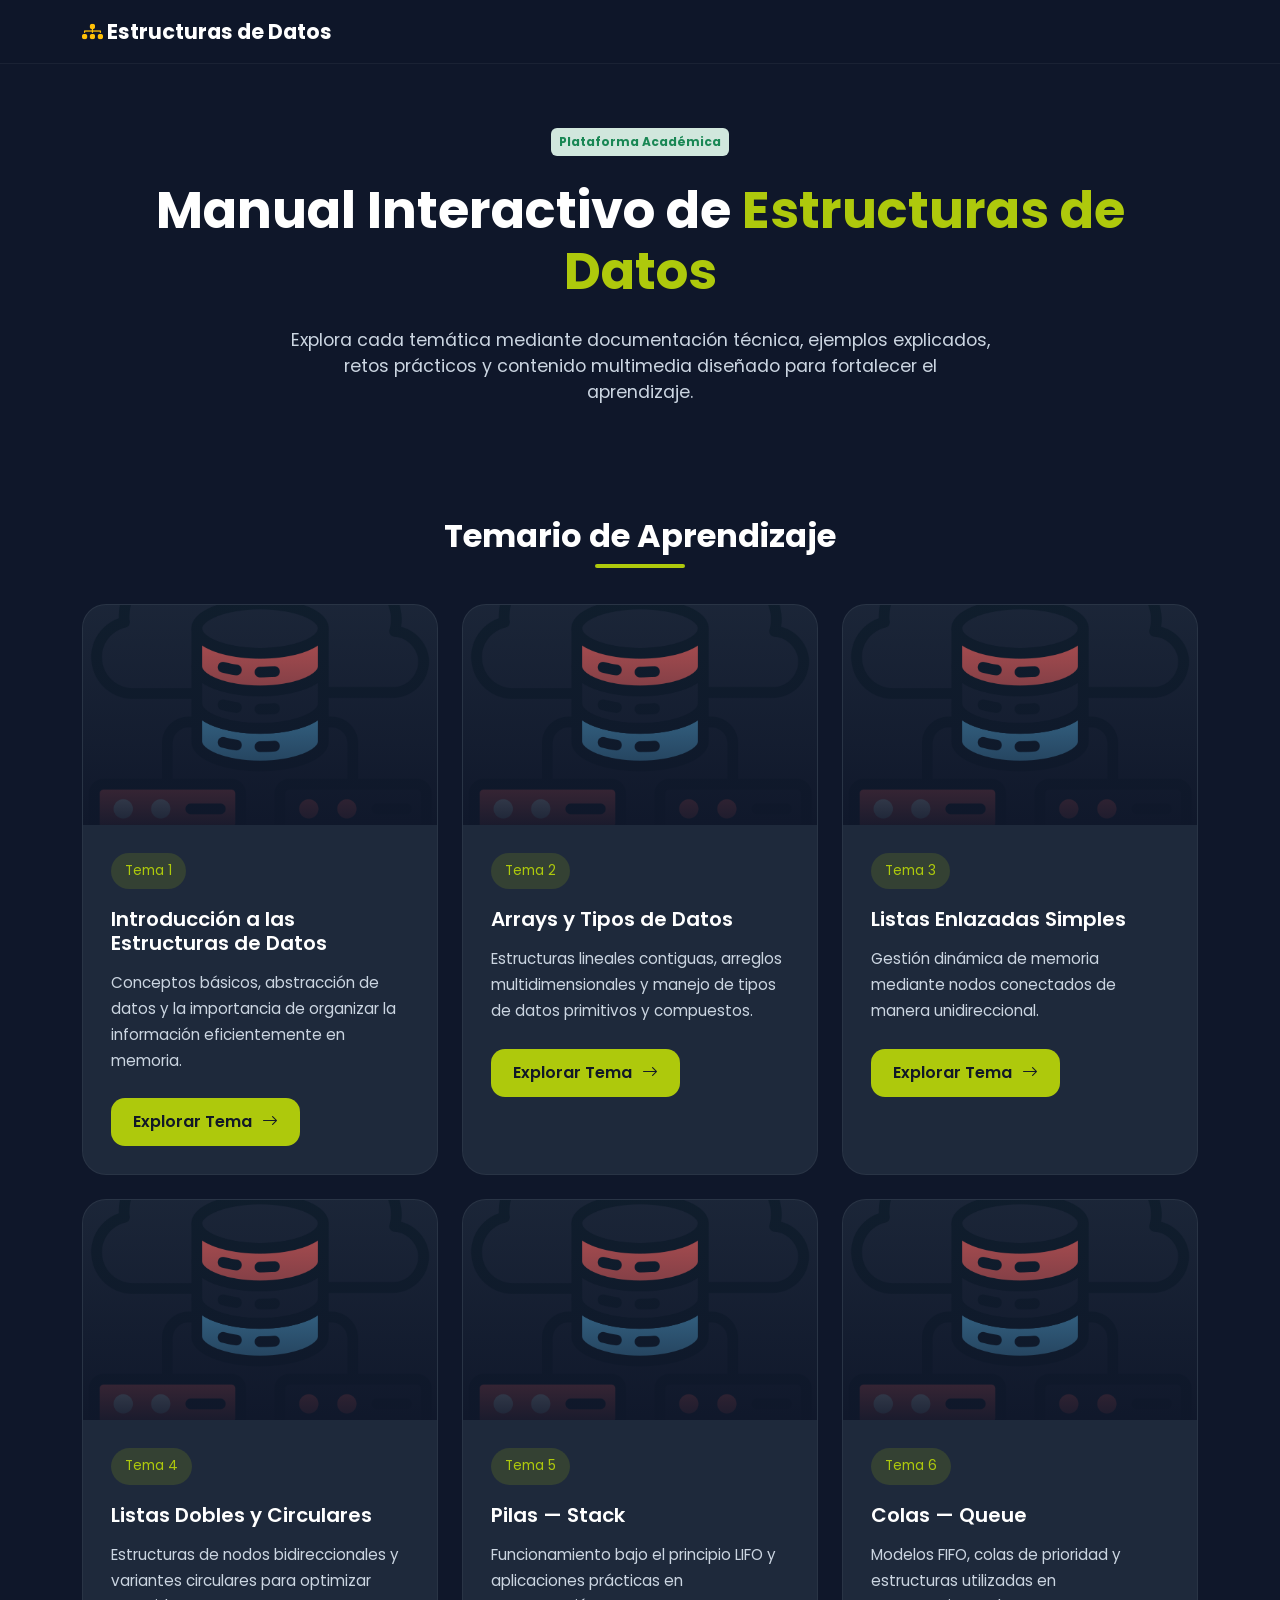
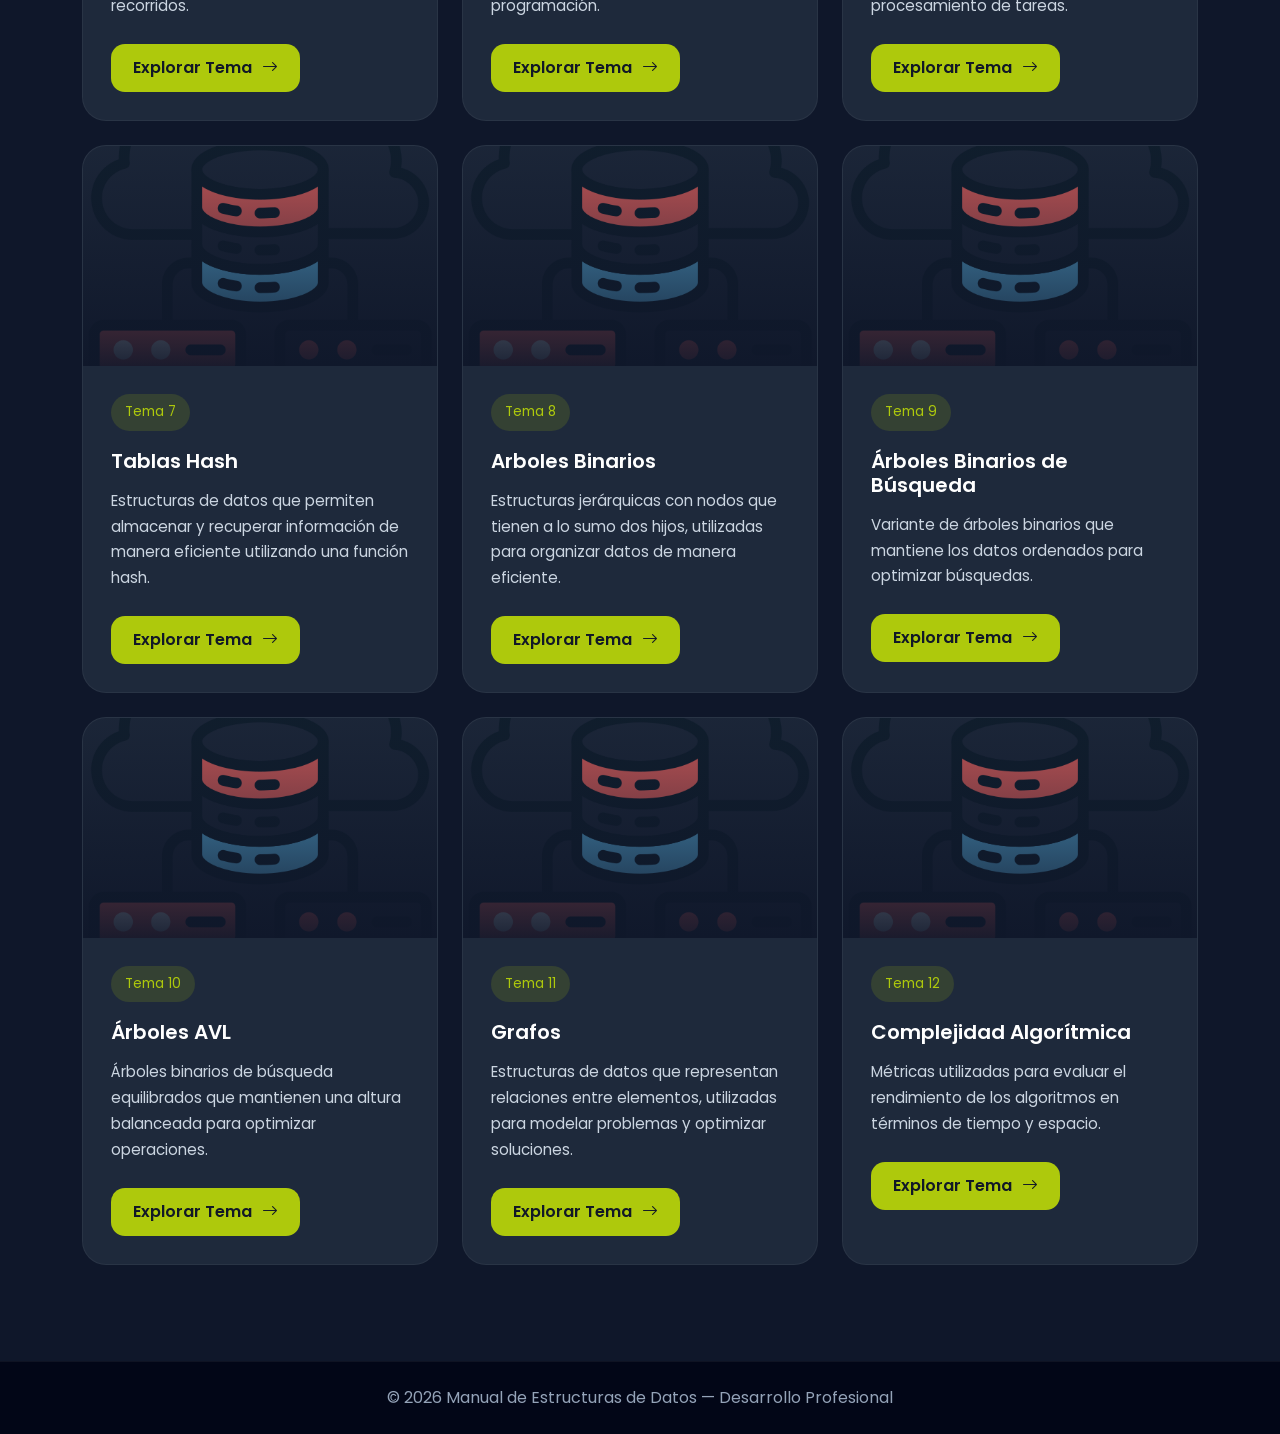
<file: parte-2-manual-estructura-datos/index.html>
<!DOCTYPE html>
<html lang="es">

<head>
    <meta charset="UTF-8">
    <meta name="viewport" content="width=device-width, initial-scale=1.0">
    <title>Manual de Estructuras de Datos</title>

    <link href="https://cdn.jsdelivr.net/npm/bootstrap@5.3.3/dist/css/bootstrap.min.css" rel="stylesheet">

    <link rel="stylesheet"
        href="https://cdn.jsdelivr.net/npm/bootstrap-icons@1.11.3/font/bootstrap-icons.min.css">

    <link rel="preconnect" href="https://fonts.googleapis.com">

    <link href="https://fonts.googleapis.com/css2?family=Poppins:wght@300;400;500;600;700&display=swap"
        rel="stylesheet">

    <link rel="stylesheet" href="css/style.css">
</head>

<body>

    <header class="navbar-custom sticky-top py-3">
        <div class="container d-flex justify-content-between align-items-center">

            <div class="logo-text">
                <i class="bi bi-diagram-3-fill text-warning"></i>
                Estructuras de Datos
            </div>

        </div>
    </header>

    <section class="hero-section text-center">
        <div class="container">

            <span class="badge bg-success-subtle text-success p-2 mb-4">
                Plataforma Académica
            </span>

            <h1 class="hero-title">
                Manual Interactivo de
                <span>Estructuras de Datos</span>
            </h1>

            <p class="hero-text mt-4">
                Explora cada temática mediante documentación técnica, ejemplos explicados,
                retos prácticos y contenido multimedia diseñado para fortalecer el aprendizaje.
            </p>

        </div>
    </section>

    <main class="container py-5">

        <div class="text-center mb-5">
            <h2 class="section-title">
                Temario de Aprendizaje
            </h2>
        </div>

        <div class="row g-4">

            <div class="col-md-6 col-xl-4">
                <div class="card-theme">

                    <div class="card-image">
                        <div class="card-overlay"></div>
                        <img src="assets/img.png" alt="">
                    </div>

                    <div class="card-body-custom">

                        <span class="badge-theme">
                            Tema 1
                        </span>

                        <h3 class="card-title-custom">
                            Introducción a las Estructuras de Datos
                        </h3>

                        <p class="card-text-custom">
                            Conceptos básicos, abstracción de datos y la importancia de organizar
                            la información eficientemente en memoria.
                        </p>

                        <a href="temas/01-introduccion.html" class="btn-custom" target="_blank"> 
                            Explorar Tema
                            <i class="bi bi-arrow-right"></i>
                        </a>

                    </div>
                </div>
            </div>

            <div class="col-md-6 col-xl-4">
                <div class="card-theme">

                    <div class="card-image">
                        <div class="card-overlay"></div>
                        <img src="assets/img.png" alt="">
                    </div>

                    <div class="card-body-custom">

                        <span class="badge-theme">
                            Tema 2
                        </span>

                        <h3 class="card-title-custom">
                            Arrays y Tipos de Datos
                        </h3>

                        <p class="card-text-custom">
                            Estructuras lineales contiguas, arreglos multidimensionales y manejo
                            de tipos de datos primitivos y compuestos.
                        </p>

                        <a href="temas/02-arrays.html" class="btn-custom" target="_blank">
                            Explorar Tema
                            <i class="bi bi-arrow-right"></i>
                        </a>

                    </div>
                </div>
            </div>

            <div class="col-md-6 col-xl-4">
                <div class="card-theme">

                    <div class="card-image">
                        <div class="card-overlay"></div>
                        <img src="assets/img.png" alt="">
                    </div>

                    <div class="card-body-custom">

                        <span class="badge-theme">
                            Tema 3
                        </span>

                        <h3 class="card-title-custom">
                            Listas Enlazadas Simples
                        </h3>

                        <p class="card-text-custom">
                            Gestión dinámica de memoria mediante nodos conectados de manera
                            unidireccional.
                        </p>

                        <a href="temas/03-listas-simples.html" class="btn-custom" target="_blank">
                            Explorar Tema
                            <i class="bi bi-arrow-right"></i>
                        </a>

                    </div>
                </div>
            </div>

            <div class="col-md-6 col-xl-4">
                <div class="card-theme">

                    <div class="card-image">
                        <div class="card-overlay"></div>
                        <img src="assets/img.png" alt="">
                    </div>

                    <div class="card-body-custom">

                        <span class="badge-theme">
                            Tema 4
                        </span>

                        <h3 class="card-title-custom">
                            Listas Dobles y Circulares
                        </h3>

                        <p class="card-text-custom">
                            Estructuras de nodos bidireccionales y variantes circulares para
                            optimizar recorridos.
                        </p>

                        <a href="temas/04-listas-dobles-circulares.html" class="btn-custom" target="_blank">
                            Explorar Tema
                            <i class="bi bi-arrow-right"></i>
                        </a>

                    </div>
                </div>
            </div>

            <div class="col-md-6 col-xl-4">
                <div class="card-theme">

                    <div class="card-image">
                        <div class="card-overlay"></div>
                        <img src="assets/img.png" alt="">
                    </div>

                    <div class="card-body-custom">

                        <span class="badge-theme">
                            Tema 5
                        </span>

                        <h3 class="card-title-custom">
                            Pilas — Stack
                        </h3>

                        <p class="card-text-custom">
                            Funcionamiento bajo el principio LIFO y aplicaciones prácticas
                            en programación.
                        </p>

                        <a href="temas/05-pilas.html" class="btn-custom" target="_blank">
                            Explorar Tema
                            <i class="bi bi-arrow-right"></i>
                        </a>

                    </div>
                </div>
            </div>

            <div class="col-md-6 col-xl-4">
                <div class="card-theme">

                    <div class="card-image">
                        <div class="card-overlay"></div>
                        <img src="assets/img.png" alt="">
                    </div>

                    <div class="card-body-custom">

                        <span class="badge-theme">
                            Tema 6
                        </span>

                        <h3 class="card-title-custom">
                            Colas — Queue
                        </h3>

                        <p class="card-text-custom">
                            Modelos FIFO, colas de prioridad y estructuras utilizadas
                            en procesamiento de tareas.
                        </p>

                        <a href="temas/06-colas.html" class="btn-custom" target="_blank">
                            Explorar Tema
                            <i class="bi bi-arrow-right"></i>
                        </a>

                    
                </div>
            </div>

            

        </div>

          <div class="col-md-6 col-xl-4">
                <div class="card-theme">

                    <div class="card-image">
                        <div class="card-overlay"></div>
                        <img src="assets/img.png" alt="">
                    </div>

                    <div class="card-body-custom">

                        <span class="badge-theme">
                            Tema 7
                        </span>

                        <h3 class="card-title-custom">
                            Tablas Hash
                        </h3>

                        <p class="card-text-custom">
                            Estructuras de datos que permiten almacenar y recuperar información de manera eficiente utilizando una función hash.
                        </p>

                        <a href="temas/07-tablas-hash.html" class="btn-custom" target="_blank">
                            Explorar Tema
                            <i class="bi bi-arrow-right"></i>
                        </a>

                    </div>
            </div>

            

        </div>

         <div class="col-md-6 col-xl-4">
                <div class="card-theme">

                    <div class="card-image">
                        <div class="card-overlay"></div>
                        <img src="assets/img.png" alt="">
                    </div>

                   <div class="card-body-custom">

                        <span class="badge-theme">
                            Tema 8
                        </span>

                        <h3 class="card-title-custom">
                            Arboles Binarios
                        </h3>

                        <p class="card-text-custom">
                            Estructuras jerárquicas con nodos que tienen a lo sumo dos hijos, utilizadas para organizar datos de manera eficiente.
                        </p>

                        <a href="temas/08-arboles-binarios.html" class="btn-custom" target="_blank">
                            Explorar Tema
                            <i class="bi bi-arrow-right"></i>
                        </a>

                    </div>
            </div>

            

        </div>

          <div class="col-md-6 col-xl-4">
                <div class="card-theme">

                    <div class="card-image">
                        <div class="card-overlay"></div>
                        <img src="assets/img.png" alt="">
                    </div>

                   <div class="card-body-custom">

                        <span class="badge-theme">
                            Tema 9
                        </span>

                        <h3 class="card-title-custom">
                            Árboles Binarios de Búsqueda
                        </h3>

                        <p class="card-text-custom">
                            Variante de árboles binarios que mantiene los datos ordenados para
                            optimizar búsquedas.
                        </p>

                        <a href="temas/09-bst.html" class="btn-custom" target="_blank">
                            Explorar Tema
                            <i class="bi bi-arrow-right"></i>
                        </a>

                    </div>
            </div>

            

        </div>

          <div class="col-md-6 col-xl-4">
                <div class="card-theme">

                    <div class="card-image">
                        <div class="card-overlay"></div>
                        <img src="assets/img.png" alt="">
                    </div>

                  <div class="card-body-custom">

                        <span class="badge-theme">
                            Tema 10
                        </span>

                        <h3 class="card-title-custom">
                            Árboles AVL
                        </h3>

                        <p class="card-text-custom">
                            Árboles binarios de búsqueda equilibrados que mantienen una altura balanceada para optimizar operaciones.
                        </p>

                        <a href="temas/10-avl.html" class="btn-custom" target="_blank">
                            Explorar Tema
                            <i class="bi bi-arrow-right"></i>
                        </a>

                    </div>
            </div>

            

        </div>

          <div class="col-md-6 col-xl-4">
                <div class="card-theme">

                    <div class="card-image">
                        <div class="card-overlay"></div>
                        <img src="assets/img.png" alt="">
                    </div>

                   <div class="card-body-custom">

                        <span class="badge-theme">
                            Tema 11
                        </span>

                        <h3 class="card-title-custom">
                                Grafos
                        </h3>

                        <p class="card-text-custom">
                            Estructuras de datos que representan relaciones entre elementos, utilizadas para modelar problemas y optimizar soluciones.
                        </p>

                        <a href="temas/11-grafos.html" class="btn-custom" target="_blank">
                            Explorar Tema
                            <i class="bi bi-arrow-right"></i>
                        </a>

                    </div>
            </div>

            

        </div>

          <div class="col-md-6 col-xl-4">
                <div class="card-theme">

                    <div class="card-image">
                        <div class="card-overlay"></div>
                        <img src="assets/img.png" alt="">
                    </div>

                    <div class="card-body-custom">

                        <span class="badge-theme">
                            Tema 12
                        </span>

                        <h3 class="card-title-custom">
                            Complejidad Algorítmica
                        </h3>

                        <p class="card-text-custom">
                            Métricas utilizadas para evaluar el rendimiento de los algoritmos en términos de tiempo y espacio.
                        </p>

                        <a href="temas/12-complejidad.html" class="btn-custom" target="_blank">
                            Explorar Tema
                            <i class="bi bi-arrow-right"></i>
                        </a>

                    </div>
            </div>

            
    </main>

    <footer class="text-center py-4 mt-5">
        <div class="container">
            <p class="m-0">
                © 2026 Manual de Estructuras de Datos — Desarrollo Profesional
            </p>
        </div>
    </footer>

    <script src="https://cdn.jsdelivr.net/npm/bootstrap@5.3.3/dist/js/bootstrap.bundle.min.js"></script>

</body>

</html>
</file>
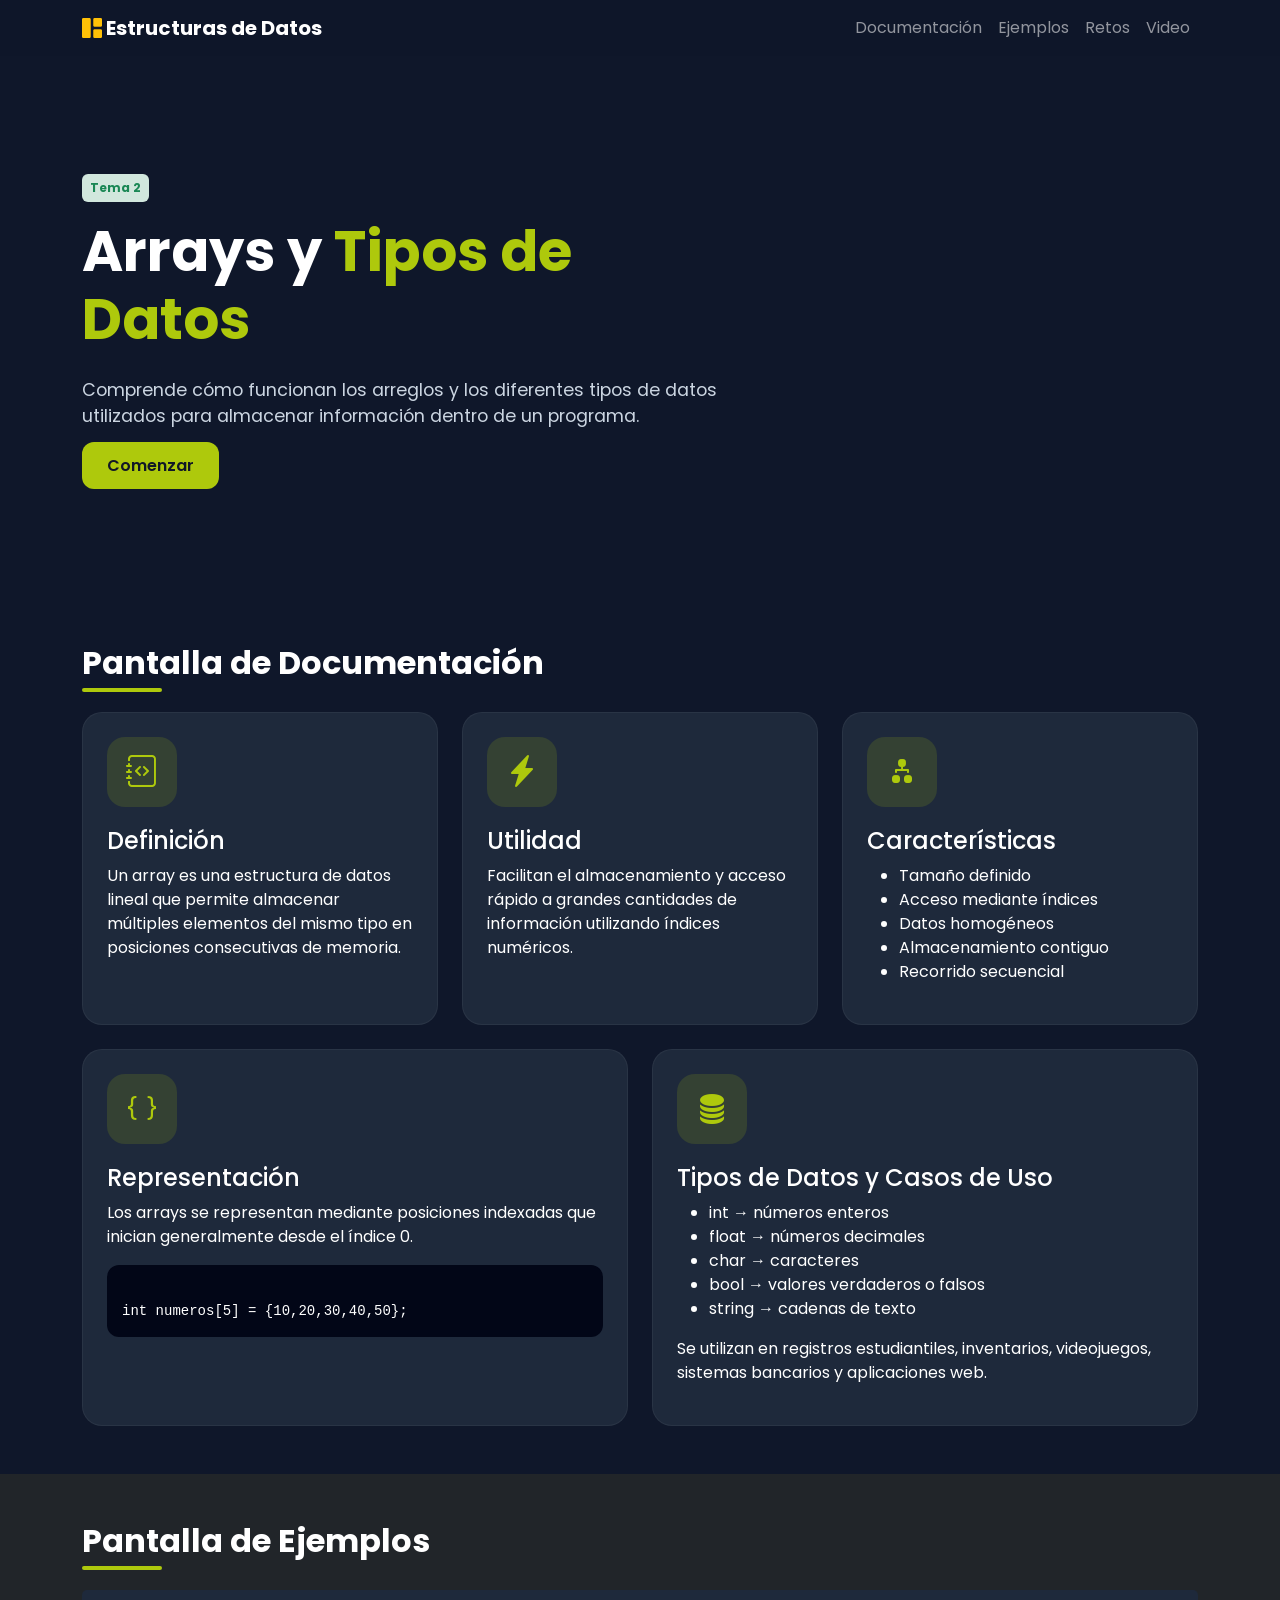
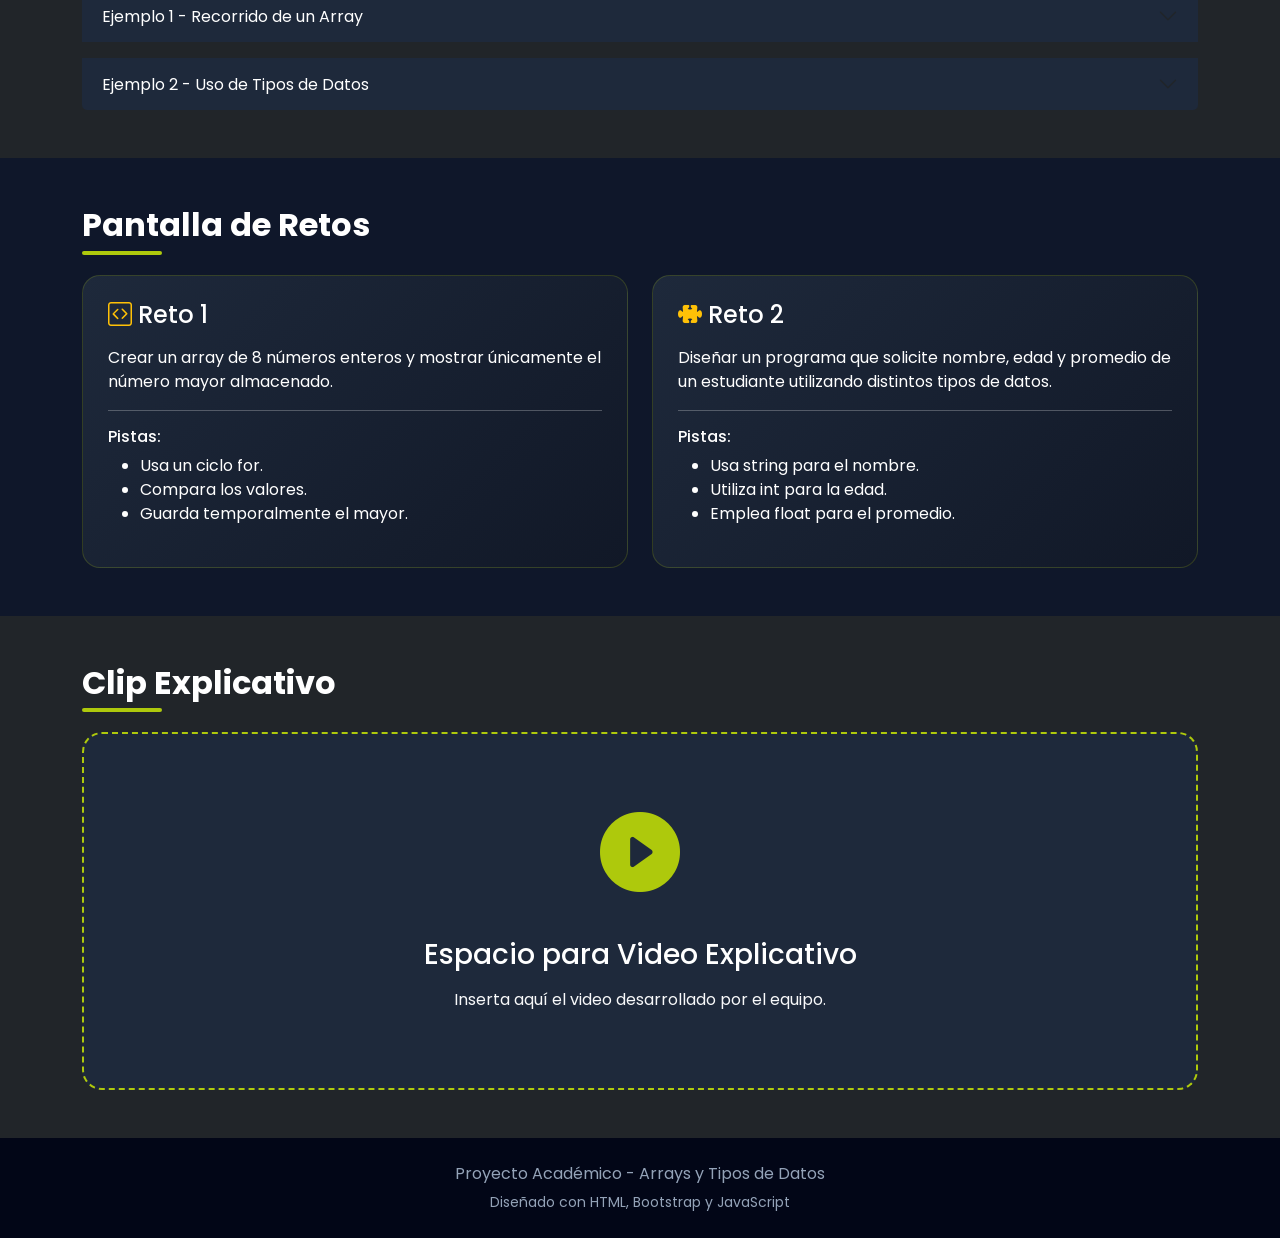
<file: parte-2-manual-estructura-datos/temas/02-arrays.html>
<!DOCTYPE html>
<html lang="es">

<head>
    <meta charset="UTF-8">
    <meta name="viewport" content="width=device-width, initial-scale=1.0">
    <title>Arrays y Tipos de Datos</title>

    <link href="https://cdn.jsdelivr.net/npm/bootstrap@5.3.3/dist/css/bootstrap.min.css" rel="stylesheet">

    <link rel="stylesheet"
        href="https://cdn.jsdelivr.net/npm/bootstrap-icons@1.11.3/font/bootstrap-icons.min.css">

    <link rel="preconnect" href="https://fonts.googleapis.com">

    <link href="https://fonts.googleapis.com/css2?family=Poppins:wght@300;400;500;600;700&display=swap"
        rel="stylesheet">

    <style>
        * {
            font-family: 'Poppins', sans-serif;
        }

        body {
            background: #0f172a;
            color: white;
            overflow-x: hidden;
        }

        .navbar {
            background: rgba(15, 23, 42, 0.95);
            backdrop-filter: blur(10px);
        }

        .hero {
            min-height: 60vh;
            display: flex;
            align-items: center;
            background:
                linear-gradient(rgba(15, 23, 42, 0.9),
                    rgba(15, 23, 42, 0.95)),
                url('https://images.unsplash.com/photo-1516116216624-53e697fedbea?q=80&w=1600&auto=format&fit=crop');
            background-size: cover;
            background-position: center;
        }

        .hero-title {
            font-size: 3.5rem;
            font-weight: 700;
        }

        .hero-text {
            color: #cbd5e1;
            font-size: 1.1rem;
        }

        .btn-custom {
            background: #aec90c;
            border: none;
            color: #111827;
            font-weight: 600;
            padding: 12px 25px;
            border-radius: 12px;
            transition: 0.3s;
            text-decoration: none;
        }

        .btn-custom:hover {
            background: #d2ef1c;
            transform: translateY(-2px);
            color: #111827;
        }

        .section-title {
            font-size: 2rem;
            font-weight: 700;
            margin-bottom: 30px;
            position: relative;
        }

        .section-title::after {
            content: "";
            width: 80px;
            height: 4px;
            background: #aec90c;
            position: absolute;
            bottom: -10px;
            left: 0;
            border-radius: 50px;
        }

        .card-custom {
            background: #1e293b;
            border: 1px solid rgba(255, 255, 255, 0.05);
            border-radius: 20px;
            transition: 0.3s;
            height: 100%;
        }

        .card-custom:hover {
            transform: translateY(-6px);
            border-color: #aec90c;
        }

        .icon-box {
            width: 70px;
            height: 70px;
            background: rgba(174, 201, 12, 0.15);
            border-radius: 18px;
            display: flex;
            align-items: center;
            justify-content: center;
            margin-bottom: 20px;
        }

        .icon-box i {
            font-size: 2rem;
            color: #aec90c;
        }

        .accordion-button {
            background: #1e293b;
            color: white;
        }

        .accordion-button:not(.collapsed) {
            background: #aec90c;
            color: #111827;
        }

        .accordion-body {
            background: #0f172a;
            color: #e2e8f0;
        }

        .example-step {
            border-left: 4px solid #aec90c;
            padding-left: 15px;
            margin-bottom: 20px;
        }

        .challenge-box {
            background: linear-gradient(135deg, #1e293b, #111827);
            border-radius: 18px;
            padding: 25px;
            height: 100%;
            border: 1px solid rgba(174, 201, 12, 0.2);
        }

        .video-container {
            background: #1e293b;
            border: 2px dashed #aec90c;
            border-radius: 20px;
            padding: 60px 20px;
            text-align: center;
        }

        pre {
            background: #020617;
            padding: 15px;
            border-radius: 12px;
            overflow-x: auto;
        }

        footer {
            background: #020617;
            color: #94a3b8;
        }

        html {
            scroll-behavior: smooth;
        }
    </style>
</head>

<body>

    <nav class="navbar navbar-expand-lg navbar-dark sticky-top">
        <div class="container">

            <a class="navbar-brand fw-bold" href="../index.html">
                <i class="bi bi-grid-1x2-fill text-warning"></i>
                Estructuras de Datos
            </a>

            <button class="navbar-toggler" type="button" data-bs-toggle="collapse"
                data-bs-target="#menu">

                <span class="navbar-toggler-icon"></span>

            </button>

            <div class="collapse navbar-collapse" id="menu">

                <ul class="navbar-nav ms-auto">

                    <li class="nav-item">
                        <a class="nav-link" href="#documentacion">
                            Documentación
                        </a>
                    </li>

                    <li class="nav-item">
                        <a class="nav-link" href="#ejemplos">
                            Ejemplos
                        </a>
                    </li>

                    <li class="nav-item">
                        <a class="nav-link" href="#retos">
                            Retos
                        </a>
                    </li>

                    <li class="nav-item">
                        <a class="nav-link" href="#video">
                            Video
                        </a>
                    </li>

                </ul>

            </div>

        </div>
    </nav>

    <section class="hero">

        <div class="container">

            <div class="row align-items-center">

                <div class="col-lg-7">

                    <span class="badge bg-success-subtle text-success mb-3 p-2">
                        Tema 2
                    </span>

                    <h1 class="hero-title">
                        Arrays y
                        <span style="color:#aec90c;">
                            Tipos de Datos
                        </span>
                    </h1>

                    <p class="hero-text mt-4">
                        Comprende cómo funcionan los arreglos y los diferentes tipos
                        de datos utilizados para almacenar información dentro de un programa.
                    </p>

                    <div class="mt-4">

                        <a href="#documentacion" class="btn-custom">
                            Comenzar
                        </a>

                    </div>

                </div>

            </div>

        </div>

    </section>

    <section id="documentacion" class="py-5">

        <div class="container">

            <h2 class="section-title">
                Pantalla de Documentación
            </h2>

            <div class="row g-4">

                <div class="col-md-6 col-lg-4">

                    <div class="card-custom p-4">

                        <div class="icon-box">
                            <i class="bi bi-journal-code"></i>
                        </div>

                        <h4>Definición</h4>

                        <p>
                            Un array es una estructura de datos lineal que permite almacenar
                            múltiples elementos del mismo tipo en posiciones consecutivas de memoria.
                        </p>

                    </div>

                </div>

                <div class="col-md-6 col-lg-4">

                    <div class="card-custom p-4">

                        <div class="icon-box">
                            <i class="bi bi-lightning-charge-fill"></i>
                        </div>

                        <h4>Utilidad</h4>

                        <p>
                            Facilitan el almacenamiento y acceso rápido a grandes cantidades
                            de información utilizando índices numéricos.
                        </p>

                    </div>

                </div>

                <div class="col-md-6 col-lg-4">

                    <div class="card-custom p-4">

                        <div class="icon-box">
                            <i class="bi bi-diagram-2-fill"></i>
                        </div>

                        <h4>Características</h4>

                        <ul>
                            <li>Tamaño definido</li>
                            <li>Acceso mediante índices</li>
                            <li>Datos homogéneos</li>
                            <li>Almacenamiento contiguo</li>
                            <li>Recorrido secuencial</li>
                        </ul>

                    </div>

                </div>

                <div class="col-md-6">

                    <div class="card-custom p-4">

                        <div class="icon-box">
                            <i class="bi bi-braces"></i>
                        </div>

                        <h4>Representación</h4>

                        <p>
                            Los arrays se representan mediante posiciones indexadas que
                            inician generalmente desde el índice 0.
                        </p>

<pre><code>
int numeros[5] = {10,20,30,40,50};
</code></pre>

                    </div>

                </div>

                <div class="col-md-6">

                    <div class="card-custom p-4">

                        <div class="icon-box">
                            <i class="bi bi-database-fill"></i>
                        </div>

                        <h4>Tipos de Datos y Casos de Uso</h4>

                        <ul>
                            <li>int → números enteros</li>
                            <li>float → números decimales</li>
                            <li>char → caracteres</li>
                            <li>bool → valores verdaderos o falsos</li>
                            <li>string → cadenas de texto</li>
                        </ul>

                        <p class="mt-3">
                            Se utilizan en registros estudiantiles, inventarios,
                            videojuegos, sistemas bancarios y aplicaciones web.
                        </p>

                    </div>

                </div>

            </div>

        </div>

    </section>

    <section id="ejemplos" class="py-5 bg-dark">

        <div class="container">

            <h2 class="section-title">
                Pantalla de Ejemplos
            </h2>

            <div class="accordion" id="accordionExample">

                <div class="accordion-item bg-dark border-0 mb-3">

                    <h2 class="accordion-header">

                        <button class="accordion-button collapsed"
                            type="button"
                            data-bs-toggle="collapse"
                            data-bs-target="#ejemplo1">

                            Ejemplo 1 - Recorrido de un Array

                        </button>

                    </h2>

                    <div id="ejemplo1"
                        class="accordion-collapse collapse"
                        data-bs-parent="#accordionExample">

                        <div class="accordion-body">

                            <div class="example-step">

                                <h6>Paso 1</h6>

                                <p>
                                    Crear un arreglo de 5 números.
                                </p>

<pre><code>
int numeros[5] = {2,4,6,8,10};
</code></pre>

                            </div>

                            <div class="example-step">

                                <h6>Paso 2</h6>

                                <p>
                                    Utilizar un ciclo for para recorrer el arreglo.
                                </p>

<pre><code>
for(int i = 0; i < 5; i++){
   cout << numeros[i];
}
</code></pre>

                            </div>

                            <div class="example-step">

                                <h6>Paso 3</h6>

                                <p>
                                    El programa imprimirá todos los elementos almacenados.
                                </p>

                            </div>

                        </div>

                    </div>

                </div>

                <div class="accordion-item bg-dark border-0">

                    <h2 class="accordion-header">

                        <button class="accordion-button collapsed"
                            type="button"
                            data-bs-toggle="collapse"
                            data-bs-target="#ejemplo2">

                            Ejemplo 2 - Uso de Tipos de Datos

                        </button>

                    </h2>

                    <div id="ejemplo2"
                        class="accordion-collapse collapse"
                        data-bs-parent="#accordionExample">

                        <div class="accordion-body">

                            <div class="example-step">

                                <h6>Paso 1</h6>

                                <p>
                                    Declarar diferentes tipos de variables.
                                </p>

<pre><code>
int edad = 20;
float altura = 1.75;
char inicial = 'N';
bool activo = true;
</code></pre>

                            </div>

                            <div class="example-step">

                                <h6>Paso 2</h6>

                                <p>
                                    Cada tipo de dato almacena información específica.
                                </p>

                            </div>

                            <div class="example-step">

                                <h6>Paso 3</h6>

                                <p>
                                    El sistema utilizará diferentes espacios de memoria
                                    según el tipo de dato.
                                </p>

                            </div>

                        </div>

                    </div>

                </div>

            </div>

        </div>

    </section>

    <section id="retos" class="py-5">

        <div class="container">

            <h2 class="section-title">
                Pantalla de Retos
            </h2>

            <div class="row g-4">

                <div class="col-lg-6">

                    <div class="challenge-box">

                        <h4>
                            <i class="bi bi-code-square text-warning"></i>
                            Reto 1
                        </h4>

                        <p class="mt-3">
                            Crear un array de 8 números enteros y mostrar
                            únicamente el número mayor almacenado.
                        </p>

                        <hr>

                        <h6>Pistas:</h6>

                        <ul>
                            <li>Usa un ciclo for.</li>
                            <li>Compara los valores.</li>
                            <li>Guarda temporalmente el mayor.</li>
                        </ul>

                    </div>

                </div>

                <div class="col-lg-6">

                    <div class="challenge-box">

                        <h4>
                            <i class="bi bi-puzzle-fill text-warning"></i>
                            Reto 2
                        </h4>

                        <p class="mt-3">
                            Diseñar un programa que solicite nombre, edad y promedio
                            de un estudiante utilizando distintos tipos de datos.
                        </p>

                        <hr>

                        <h6>Pistas:</h6>

                        <ul>
                            <li>Usa string para el nombre.</li>
                            <li>Utiliza int para la edad.</li>
                            <li>Emplea float para el promedio.</li>
                        </ul>

                    </div>

                </div>

            </div>

        </div>

    </section>

    <section id="video" class="py-5 bg-dark">

        <div class="container">

            <h2 class="section-title">
                Clip Explicativo
            </h2>

            <div class="video-container">

                <i class="bi bi-play-circle-fill"
                    style="font-size: 5rem; color:#aec90c;"></i>

                <h3 class="mt-4">
                    Espacio para Video Explicativo
                </h3>

                <p class="text-light mt-3">
                    Inserta aquí el video desarrollado por el equipo.
                </p>

            </div>

        </div>

    </section>

    <footer class="py-4">

        <div class="container text-center">

            <p class="mb-1">
                Proyecto Académico - Arrays y Tipos de Datos
            </p>

            <small>
                Diseñado con HTML, Bootstrap y JavaScript
            </small>

        </div>

    </footer>

    <script src="https://cdn.jsdelivr.net/npm/bootstrap@5.3.3/dist/js/bootstrap.bundle.min.js"></script>

</body>

</html>
</file>
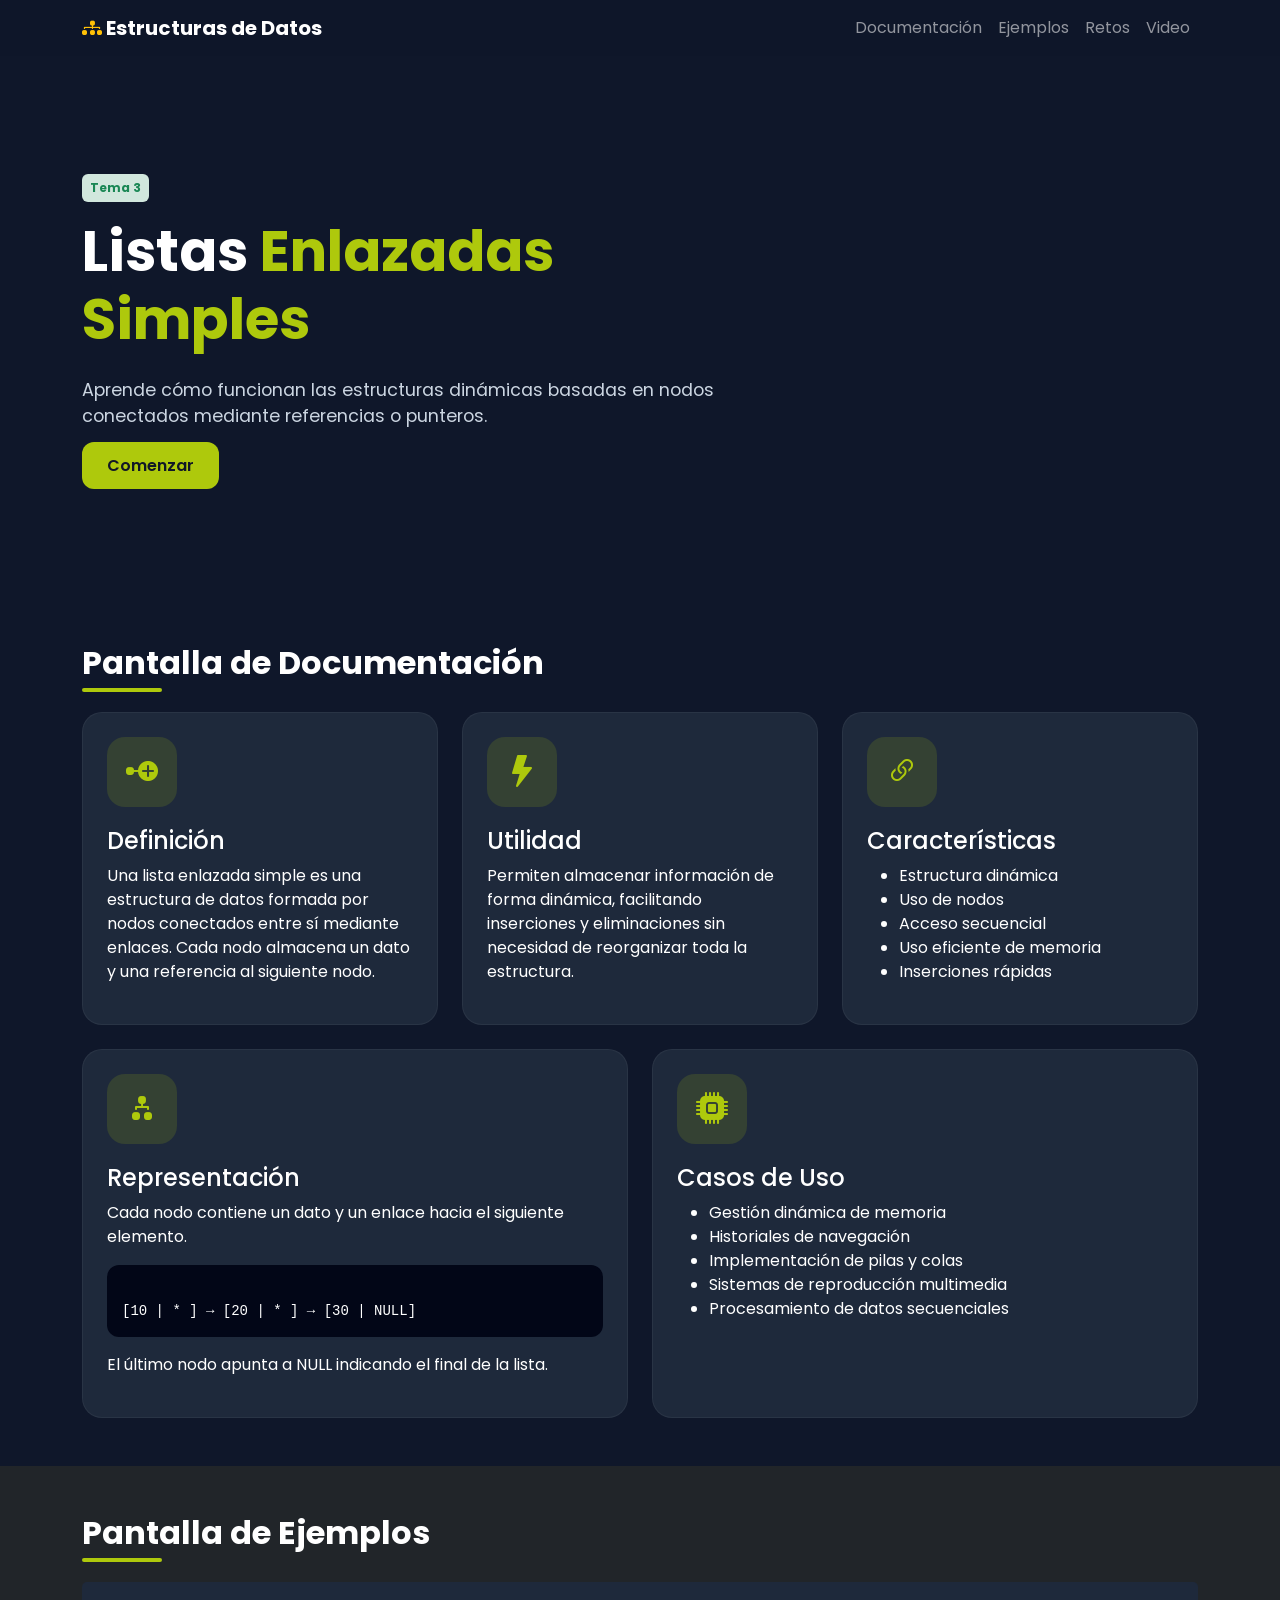
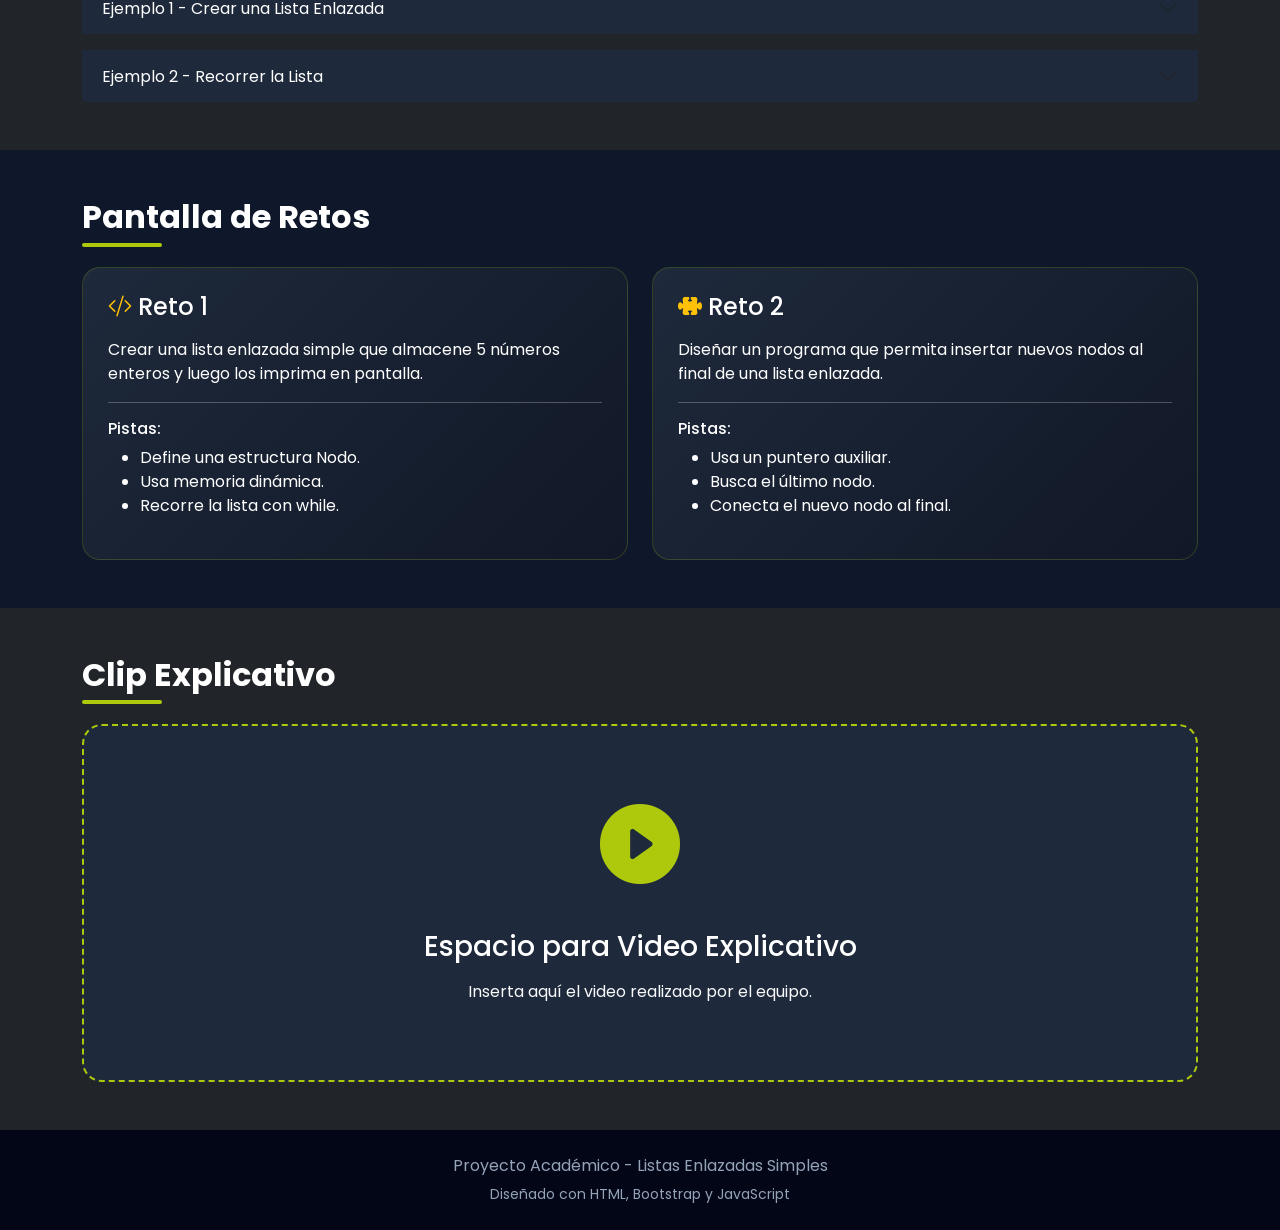
<file: parte-2-manual-estructura-datos/temas/03-listas-simples.html>
<!DOCTYPE html>
<html lang="es">

<head>
    <meta charset="UTF-8">
    <meta name="viewport" content="width=device-width, initial-scale=1.0">
    <title>Listas Enlazadas Simples</title>

    <link href="https://cdn.jsdelivr.net/npm/bootstrap@5.3.3/dist/css/bootstrap.min.css" rel="stylesheet">

    <link rel="stylesheet"
        href="https://cdn.jsdelivr.net/npm/bootstrap-icons@1.11.3/font/bootstrap-icons.min.css">

    <link rel="preconnect" href="https://fonts.googleapis.com">

    <link href="https://fonts.googleapis.com/css2?family=Poppins:wght@300;400;500;600;700&display=swap"
        rel="stylesheet">

    <style>
        * {
            font-family: 'Poppins', sans-serif;
        }

        body {
            background: #0f172a;
            color: white;
            overflow-x: hidden;
        }

        .navbar {
            background: rgba(15, 23, 42, 0.95);
            backdrop-filter: blur(10px);
        }

        .hero {
            min-height: 60vh;
            display: flex;
            align-items: center;
            background:
                linear-gradient(rgba(15, 23, 42, 0.9),
                    rgba(15, 23, 42, 0.95)),
                url('https://images.unsplash.com/photo-1516321318423-f06f85e504b3?q=80&w=1600&auto=format&fit=crop');
            background-size: cover;
            background-position: center;
        }

        .hero-title {
            font-size: 3.5rem;
            font-weight: 700;
        }

        .hero-text {
            color: #cbd5e1;
            font-size: 1.1rem;
        }

        .btn-custom {
            background: #aec90c;
            border: none;
            color: #111827;
            font-weight: 600;
            padding: 12px 25px;
            border-radius: 12px;
            transition: 0.3s;
            text-decoration: none;
        }

        .btn-custom:hover {
            background: #d2ef1c;
            transform: translateY(-2px);
            color: #111827;
        }

        .section-title {
            font-size: 2rem;
            font-weight: 700;
            margin-bottom: 30px;
            position: relative;
        }

        .section-title::after {
            content: "";
            width: 80px;
            height: 4px;
            background: #aec90c;
            position: absolute;
            bottom: -10px;
            left: 0;
            border-radius: 50px;
        }

        .card-custom {
            background: #1e293b;
            border: 1px solid rgba(255, 255, 255, 0.05);
            border-radius: 20px;
            transition: 0.3s;
            height: 100%;
        }

        .card-custom:hover {
            transform: translateY(-6px);
            border-color: #aec90c;
        }

        .icon-box {
            width: 70px;
            height: 70px;
            background: rgba(174, 201, 12, 0.15);
            border-radius: 18px;
            display: flex;
            align-items: center;
            justify-content: center;
            margin-bottom: 20px;
        }

        .icon-box i {
            font-size: 2rem;
            color: #aec90c;
        }

        .accordion-button {
            background: #1e293b;
            color: white;
        }

        .accordion-button:not(.collapsed) {
            background: #aec90c;
            color: #111827;
        }

        .accordion-body {
            background: #0f172a;
            color: #e2e8f0;
        }

        .example-step {
            border-left: 4px solid #aec90c;
            padding-left: 15px;
            margin-bottom: 20px;
        }

        .challenge-box {
            background: linear-gradient(135deg, #1e293b, #111827);
            border-radius: 18px;
            padding: 25px;
            height: 100%;
            border: 1px solid rgba(174, 201, 12, 0.2);
        }

        .video-container {
            background: #1e293b;
            border: 2px dashed #aec90c;
            border-radius: 20px;
            padding: 60px 20px;
            text-align: center;
        }

        pre {
            background: #020617;
            padding: 15px;
            border-radius: 12px;
            overflow-x: auto;
        }

        footer {
            background: #020617;
            color: #94a3b8;
        }

        html {
            scroll-behavior: smooth;
        }
    </style>
</head>

<body>

    <nav class="navbar navbar-expand-lg navbar-dark sticky-top">

        <div class="container">

            <a class="navbar-brand fw-bold" href="../index.html">
                <i class="bi bi-diagram-3-fill text-warning"></i>
                Estructuras de Datos
            </a>

            <button class="navbar-toggler"
                type="button"
                data-bs-toggle="collapse"
                data-bs-target="#menu">

                <span class="navbar-toggler-icon"></span>

            </button>

            <div class="collapse navbar-collapse" id="menu">

                <ul class="navbar-nav ms-auto">

                    <li class="nav-item">
                        <a class="nav-link" href="#documentacion">
                            Documentación
                        </a>
                    </li>

                    <li class="nav-item">
                        <a class="nav-link" href="#ejemplos">
                            Ejemplos
                        </a>
                    </li>

                    <li class="nav-item">
                        <a class="nav-link" href="#retos">
                            Retos
                        </a>
                    </li>

                    <li class="nav-item">
                        <a class="nav-link" href="#video">
                            Video
                        </a>
                    </li>

                </ul>

            </div>

        </div>

    </nav>

    <section class="hero">

        <div class="container">

            <div class="row align-items-center">

                <div class="col-lg-7">

                    <span class="badge bg-success-subtle text-success mb-3 p-2">
                        Tema 3
                    </span>

                    <h1 class="hero-title">
                        Listas
                        <span style="color:#aec90c;">
                            Enlazadas Simples
                        </span>
                    </h1>

                    <p class="hero-text mt-4">
                        Aprende cómo funcionan las estructuras dinámicas basadas
                        en nodos conectados mediante referencias o punteros.
                    </p>

                    <div class="mt-4">

                        <a href="#documentacion" class="btn-custom">
                            Comenzar
                        </a>

                    </div>

                </div>

            </div>

        </div>

    </section>

    <section id="documentacion" class="py-5">

        <div class="container">

            <h2 class="section-title">
                Pantalla de Documentación
            </h2>

            <div class="row g-4">

                <div class="col-md-6 col-lg-4">

                    <div class="card-custom p-4">

                        <div class="icon-box">
                            <i class="bi bi-node-plus-fill"></i>
                        </div>

                        <h4>Definición</h4>

                        <p>
                            Una lista enlazada simple es una estructura de datos
                            formada por nodos conectados entre sí mediante enlaces.
                            Cada nodo almacena un dato y una referencia al siguiente nodo.
                        </p>

                    </div>

                </div>

                <div class="col-md-6 col-lg-4">

                    <div class="card-custom p-4">

                        <div class="icon-box">
                            <i class="bi bi-lightning-fill"></i>
                        </div>

                        <h4>Utilidad</h4>

                        <p>
                            Permiten almacenar información de forma dinámica,
                            facilitando inserciones y eliminaciones sin necesidad
                            de reorganizar toda la estructura.
                        </p>

                    </div>

                </div>

                <div class="col-md-6 col-lg-4">

                    <div class="card-custom p-4">

                        <div class="icon-box">
                            <i class="bi bi-link-45deg"></i>
                        </div>

                        <h4>Características</h4>

                        <ul>
                            <li>Estructura dinámica</li>
                            <li>Uso de nodos</li>
                            <li>Acceso secuencial</li>
                            <li>Uso eficiente de memoria</li>
                            <li>Inserciones rápidas</li>
                        </ul>

                    </div>

                </div>

                <div class="col-md-6">

                    <div class="card-custom p-4">

                        <div class="icon-box">
                            <i class="bi bi-diagram-2-fill"></i>
                        </div>

                        <h4>Representación</h4>

                        <p>
                            Cada nodo contiene un dato y un enlace hacia el siguiente elemento.
                        </p>

<pre><code>
[10 | * ] → [20 | * ] → [30 | NULL]
</code></pre>

                        <p class="mt-3">
                            El último nodo apunta a NULL indicando el final de la lista.
                        </p>

                    </div>

                </div>

                <div class="col-md-6">

                    <div class="card-custom p-4">

                        <div class="icon-box">
                            <i class="bi bi-cpu-fill"></i>
                        </div>

                        <h4>Casos de Uso</h4>

                        <ul>
                            <li>Gestión dinámica de memoria</li>
                            <li>Historiales de navegación</li>
                            <li>Implementación de pilas y colas</li>
                            <li>Sistemas de reproducción multimedia</li>
                            <li>Procesamiento de datos secuenciales</li>
                        </ul>

                    </div>

                </div>

            </div>

        </div>

    </section>

    <section id="ejemplos" class="py-5 bg-dark">

        <div class="container">

            <h2 class="section-title">
                Pantalla de Ejemplos
            </h2>

            <div class="accordion" id="accordionExample">

                <div class="accordion-item bg-dark border-0 mb-3">

                    <h2 class="accordion-header">

                        <button class="accordion-button collapsed"
                            type="button"
                            data-bs-toggle="collapse"
                            data-bs-target="#ejemplo1">

                            Ejemplo 1 - Crear una Lista Enlazada

                        </button>

                    </h2>

                    <div id="ejemplo1"
                        class="accordion-collapse collapse"
                        data-bs-parent="#accordionExample">

                        <div class="accordion-body">

                            <div class="example-step">

                                <h6>Paso 1</h6>

                                <p>
                                    Crear la estructura del nodo.
                                </p>

<pre><code>
struct Nodo{
   int dato;
   Nodo *siguiente;
};
</code></pre>

                            </div>

                            <div class="example-step">

                                <h6>Paso 2</h6>

                                <p>
                                    Crear nodos dinámicamente.
                                </p>

<pre><code>
Nodo *primero = new Nodo();
Nodo *segundo = new Nodo();
</code></pre>

                            </div>

                            <div class="example-step">

                                <h6>Paso 3</h6>

                                <p>
                                    Enlazar los nodos utilizando el puntero siguiente.
                                </p>

<pre><code>
primero->siguiente = segundo;
</code></pre>

                            </div>

                        </div>

                    </div>

                </div>

                <div class="accordion-item bg-dark border-0">

                    <h2 class="accordion-header">

                        <button class="accordion-button collapsed"
                            type="button"
                            data-bs-toggle="collapse"
                            data-bs-target="#ejemplo2">

                            Ejemplo 2 - Recorrer la Lista

                        </button>

                    </h2>

                    <div id="ejemplo2"
                        class="accordion-collapse collapse"
                        data-bs-parent="#accordionExample">

                        <div class="accordion-body">

                            <div class="example-step">

                                <h6>Paso 1</h6>

                                <p>
                                    Crear un puntero auxiliar.
                                </p>

<pre><code>
Nodo *aux = primero;
</code></pre>

                            </div>

                            <div class="example-step">

                                <h6>Paso 2</h6>

                                <p>
                                    Utilizar un ciclo while para recorrer los nodos.
                                </p>

<pre><code>
while(aux != NULL){
   cout << aux->dato;
   aux = aux->siguiente;
}
</code></pre>

                            </div>

                            <div class="example-step">

                                <h6>Paso 3</h6>

                                <p>
                                    El recorrido finalizará cuando el puntero llegue a NULL.
                                </p>

                            </div>

                        </div>

                    </div>

                </div>

            </div>

        </div>

    </section>

    <section id="retos" class="py-5">

        <div class="container">

            <h2 class="section-title">
                Pantalla de Retos
            </h2>

            <div class="row g-4">

                <div class="col-lg-6">

                    <div class="challenge-box">

                        <h4>
                            <i class="bi bi-code-slash text-warning"></i>
                            Reto 1
                        </h4>

                        <p class="mt-3">
                            Crear una lista enlazada simple que almacene
                            5 números enteros y luego los imprima en pantalla.
                        </p>

                        <hr>

                        <h6>Pistas:</h6>

                        <ul>
                            <li>Define una estructura Nodo.</li>
                            <li>Usa memoria dinámica.</li>
                            <li>Recorre la lista con while.</li>
                        </ul>

                    </div>

                </div>

                <div class="col-lg-6">

                    <div class="challenge-box">

                        <h4>
                            <i class="bi bi-puzzle-fill text-warning"></i>
                            Reto 2
                        </h4>

                        <p class="mt-3">
                            Diseñar un programa que permita insertar
                            nuevos nodos al final de una lista enlazada.
                        </p>

                        <hr>

                        <h6>Pistas:</h6>

                        <ul>
                            <li>Usa un puntero auxiliar.</li>
                            <li>Busca el último nodo.</li>
                            <li>Conecta el nuevo nodo al final.</li>
                        </ul>

                    </div>

                </div>

            </div>

        </div>

    </section>

    <section id="video" class="py-5 bg-dark">

        <div class="container">

            <h2 class="section-title">
                Clip Explicativo
            </h2>

            <div class="video-container">

                <i class="bi bi-play-circle-fill"
                    style="font-size: 5rem; color:#aec90c;"></i>

                <h3 class="mt-4">
                    Espacio para Video Explicativo
                </h3>

                <p class="text-light mt-3">
                    Inserta aquí el video realizado por el equipo.
                </p>

            </div>

        </div>

    </section>

    <footer class="py-4">

        <div class="container text-center">

            <p class="mb-1">
                Proyecto Académico - Listas Enlazadas Simples
            </p>

            <small>
                Diseñado con HTML, Bootstrap y JavaScript
            </small>

        </div>

    </footer>

    <script src="https://cdn.jsdelivr.net/npm/bootstrap@5.3.3/dist/js/bootstrap.bundle.min.js"></script>

</body>

</html>
</file>
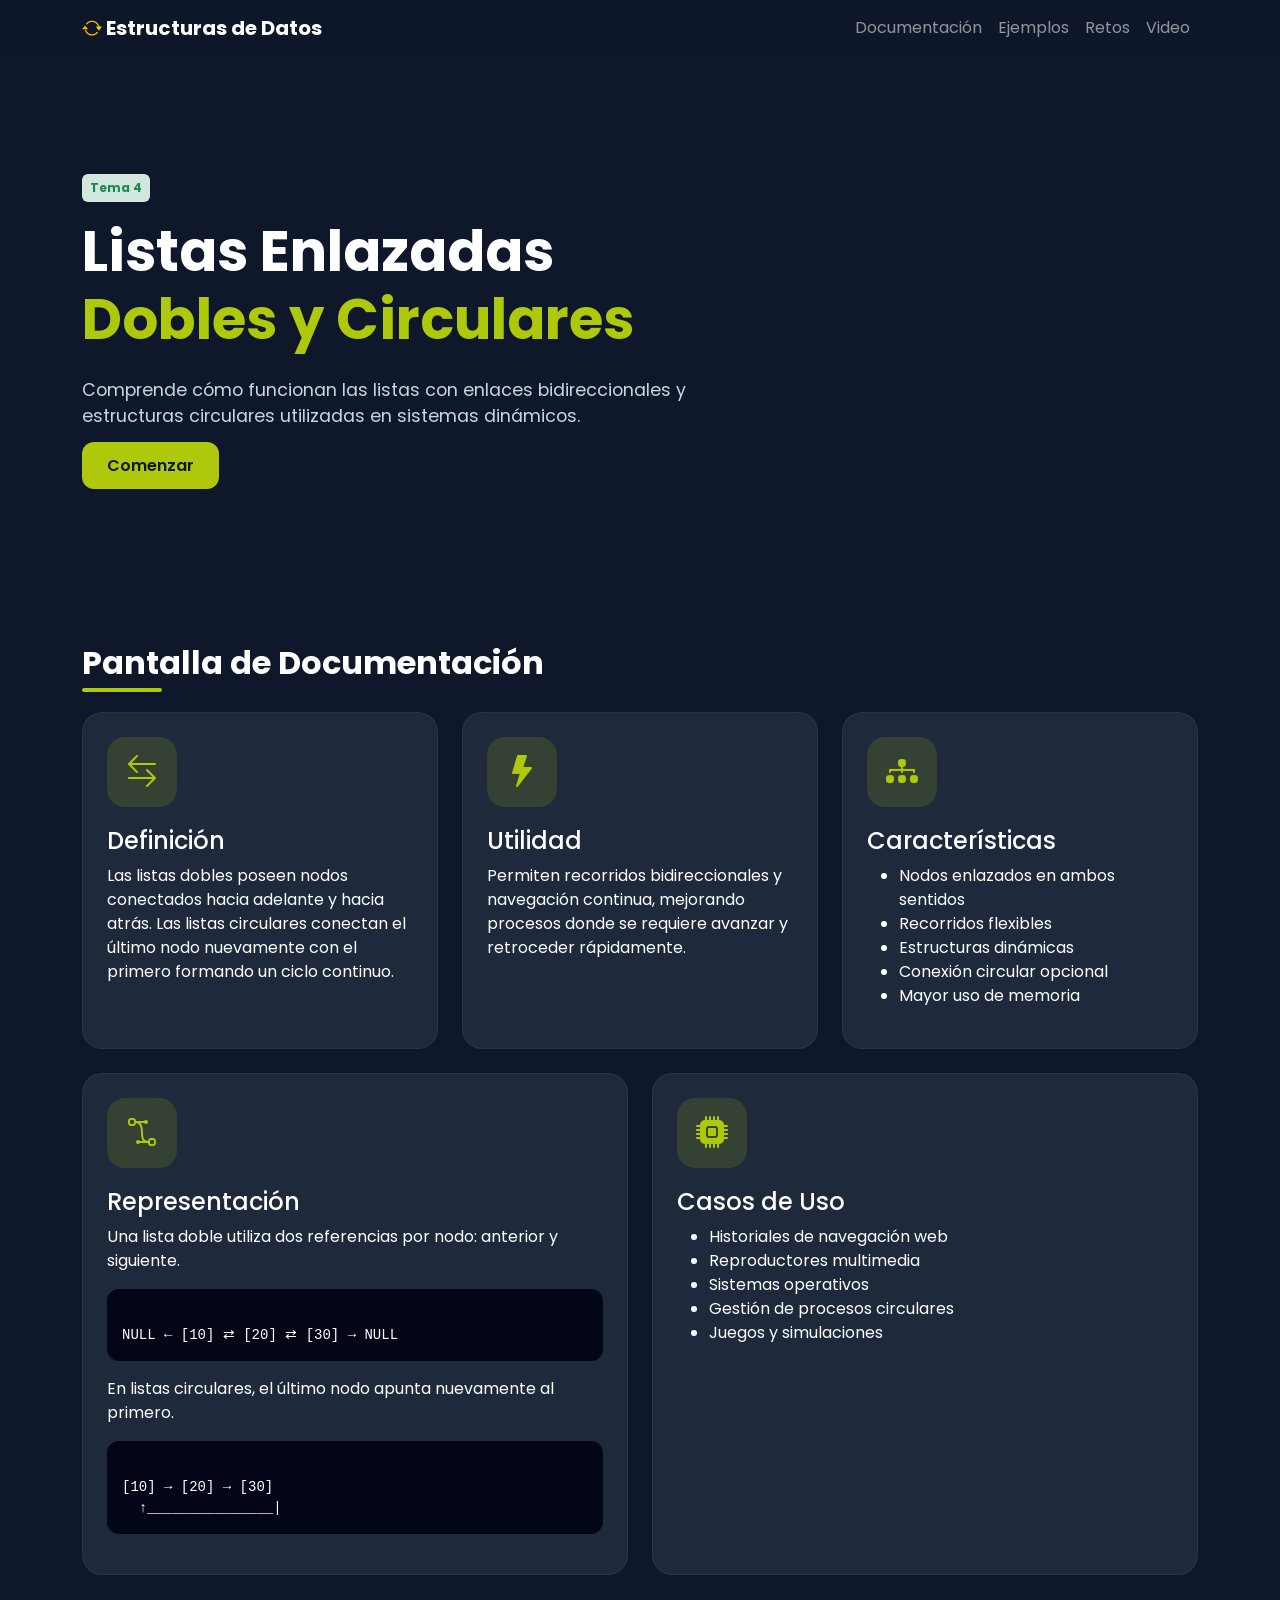
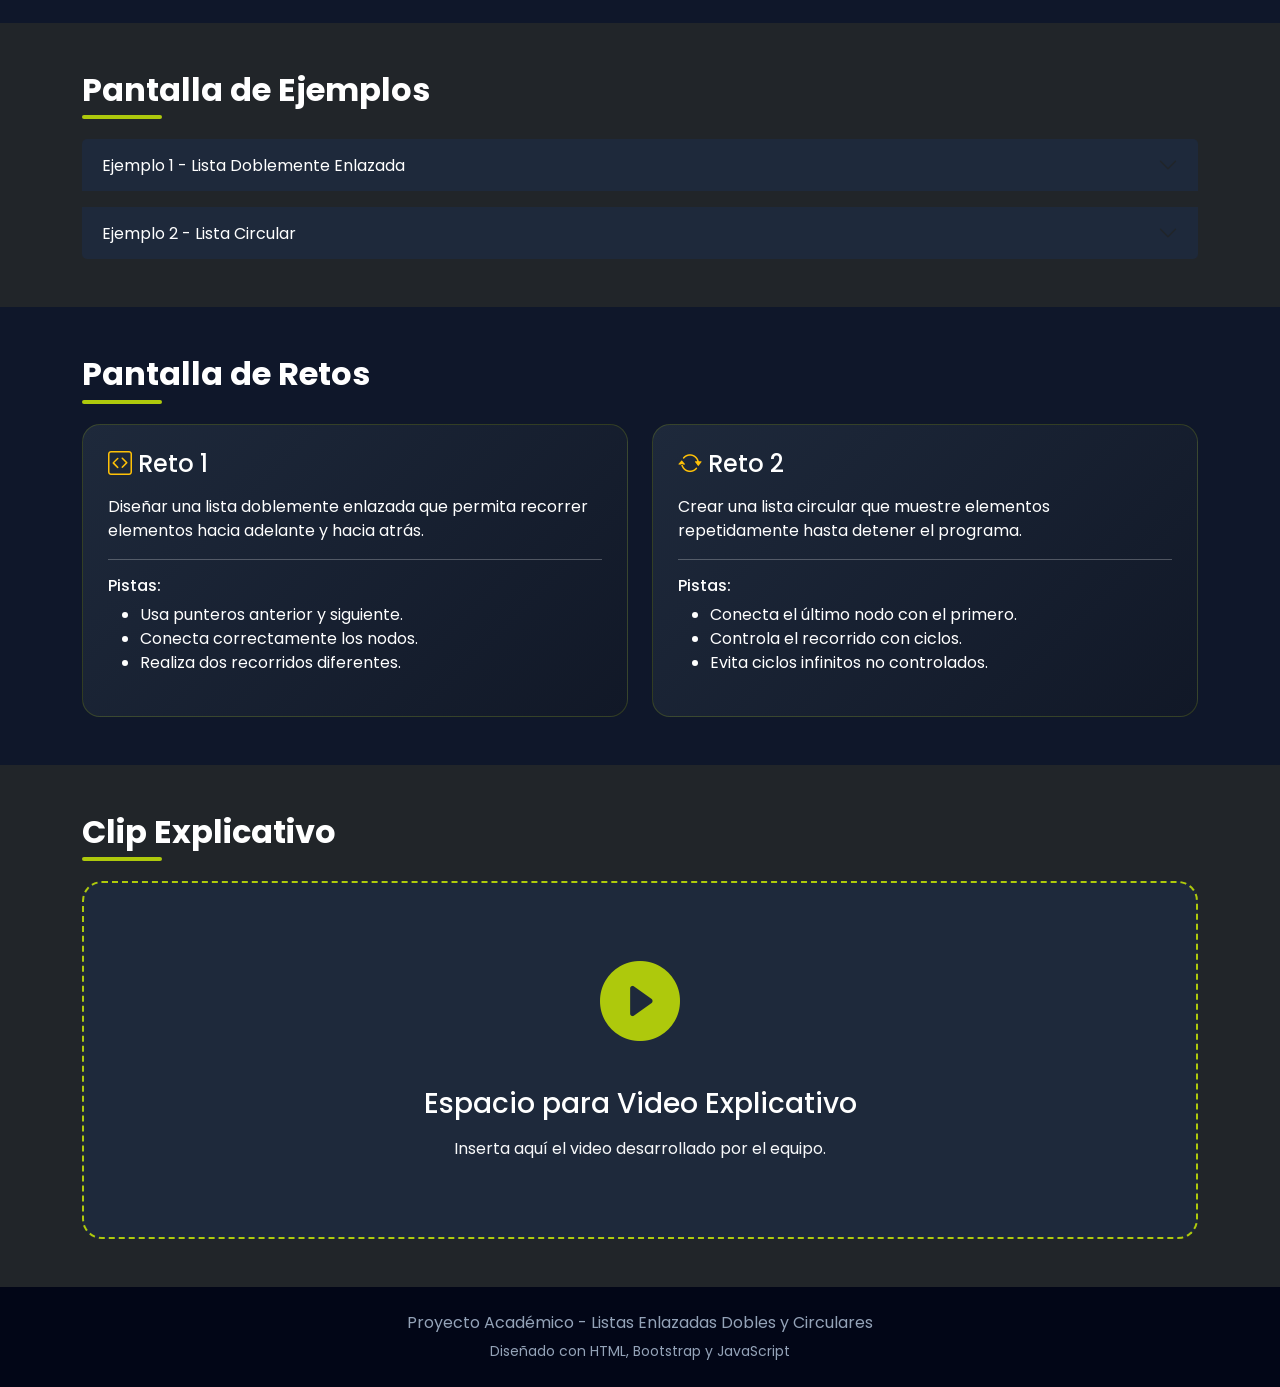
<file: parte-2-manual-estructura-datos/temas/04-listas-dobles-circulares.html>
<!DOCTYPE html>
<html lang="es">

<head>
    <meta charset="UTF-8">
    <meta name="viewport" content="width=device-width, initial-scale=1.0">
    <title>Listas Enlazadas Dobles y Circulares</title>

    <link href="https://cdn.jsdelivr.net/npm/bootstrap@5.3.3/dist/css/bootstrap.min.css" rel="stylesheet">

    <link rel="stylesheet"
        href="https://cdn.jsdelivr.net/npm/bootstrap-icons@1.11.3/font/bootstrap-icons.min.css">

    <link rel="preconnect" href="https://fonts.googleapis.com">

    <link href="https://fonts.googleapis.com/css2?family=Poppins:wght@300;400;500;600;700&display=swap"
        rel="stylesheet">

    <style>
        * {
            font-family: 'Poppins', sans-serif;
        }

        body {
            background: #0f172a;
            color: white;
            overflow-x: hidden;
        }

        .navbar {
            background: rgba(15, 23, 42, 0.95);
            backdrop-filter: blur(10px);
        }

        .hero {
            min-height: 60vh;
            display: flex;
            align-items: center;
            background:
                linear-gradient(rgba(15, 23, 42, 0.9),
                    rgba(15, 23, 42, 0.95)),
                url('https://images.unsplash.com/photo-1516321165247-4aa89a48be28?q=80&w=1600&auto=format&fit=crop');
            background-size: cover;
            background-position: center;
        }

        .hero-title {
            font-size: 3.5rem;
            font-weight: 700;
        }

        .hero-text {
            color: #cbd5e1;
            font-size: 1.1rem;
        }

        .btn-custom {
            background: #aec90c;
            border: none;
            color: #111827;
            font-weight: 600;
            padding: 12px 25px;
            border-radius: 12px;
            transition: 0.3s;
            text-decoration: none;
        }

        .btn-custom:hover {
            background: #d2ef1c;
            transform: translateY(-2px);
            color: #111827;
        }

        .section-title {
            font-size: 2rem;
            font-weight: 700;
            margin-bottom: 30px;
            position: relative;
        }

        .section-title::after {
            content: "";
            width: 80px;
            height: 4px;
            background: #aec90c;
            position: absolute;
            bottom: -10px;
            left: 0;
            border-radius: 50px;
        }

        .card-custom {
            background: #1e293b;
            border: 1px solid rgba(255, 255, 255, 0.05);
            border-radius: 20px;
            transition: 0.3s;
            height: 100%;
        }

        .card-custom:hover {
            transform: translateY(-6px);
            border-color: #aec90c;
        }

        .icon-box {
            width: 70px;
            height: 70px;
            background: rgba(174, 201, 12, 0.15);
            border-radius: 18px;
            display: flex;
            align-items: center;
            justify-content: center;
            margin-bottom: 20px;
        }

        .icon-box i {
            font-size: 2rem;
            color: #aec90c;
        }

        .accordion-button {
            background: #1e293b;
            color: white;
        }

        .accordion-button:not(.collapsed) {
            background: #aec90c;
            color: #111827;
        }

        .accordion-body {
            background: #0f172a;
            color: #e2e8f0;
        }

        .example-step {
            border-left: 4px solid #aec90c;
            padding-left: 15px;
            margin-bottom: 20px;
        }

        .challenge-box {
            background: linear-gradient(135deg, #1e293b, #111827);
            border-radius: 18px;
            padding: 25px;
            height: 100%;
            border: 1px solid rgba(174, 201, 12, 0.2);
        }

        .video-container {
            background: #1e293b;
            border: 2px dashed #aec90c;
            border-radius: 20px;
            padding: 60px 20px;
            text-align: center;
        }

        pre {
            background: #020617;
            padding: 15px;
            border-radius: 12px;
            overflow-x: auto;
        }

        footer {
            background: #020617;
            color: #94a3b8;
        }

        html {
            scroll-behavior: smooth;
        }
    </style>
</head>

<body>

    <nav class="navbar navbar-expand-lg navbar-dark sticky-top">

        <div class="container">

            <a class="navbar-brand fw-bold" href="../index.html">
                <i class="bi bi-arrow-repeat text-warning"></i>
                Estructuras de Datos
            </a>

            <button class="navbar-toggler"
                type="button"
                data-bs-toggle="collapse"
                data-bs-target="#menu">

                <span class="navbar-toggler-icon"></span>

            </button>

            <div class="collapse navbar-collapse" id="menu">

                <ul class="navbar-nav ms-auto">

                    <li class="nav-item">
                        <a class="nav-link" href="#documentacion">
                            Documentación
                        </a>
                    </li>

                    <li class="nav-item">
                        <a class="nav-link" href="#ejemplos">
                            Ejemplos
                        </a>
                    </li>

                    <li class="nav-item">
                        <a class="nav-link" href="#retos">
                            Retos
                        </a>
                    </li>

                    <li class="nav-item">
                        <a class="nav-link" href="#video">
                            Video
                        </a>
                    </li>

                </ul>

            </div>

        </div>

    </nav>

    <section class="hero">

        <div class="container">

            <div class="row align-items-center">

                <div class="col-lg-7">

                    <span class="badge bg-success-subtle text-success mb-3 p-2">
                        Tema 4
                    </span>

                    <h1 class="hero-title">
                        Listas Enlazadas
                        <span style="color:#aec90c;">
                            Dobles y Circulares
                        </span>
                    </h1>

                    <p class="hero-text mt-4">
                        Comprende cómo funcionan las listas con enlaces bidireccionales
                        y estructuras circulares utilizadas en sistemas dinámicos.
                    </p>

                    <div class="mt-4">

                        <a href="#documentacion" class="btn-custom">
                            Comenzar
                        </a>

                    </div>

                </div>

            </div>

        </div>

    </section>

    <section id="documentacion" class="py-5">

        <div class="container">

            <h2 class="section-title">
                Pantalla de Documentación
            </h2>

            <div class="row g-4">

                <div class="col-md-6 col-lg-4">

                    <div class="card-custom p-4">

                        <div class="icon-box">
                            <i class="bi bi-arrow-left-right"></i>
                        </div>

                        <h4>Definición</h4>

                        <p>
                            Las listas dobles poseen nodos conectados hacia adelante
                            y hacia atrás. Las listas circulares conectan el último nodo
                            nuevamente con el primero formando un ciclo continuo.
                        </p>

                    </div>

                </div>

                <div class="col-md-6 col-lg-4">

                    <div class="card-custom p-4">

                        <div class="icon-box">
                            <i class="bi bi-lightning-fill"></i>
                        </div>

                        <h4>Utilidad</h4>

                        <p>
                            Permiten recorridos bidireccionales y navegación continua,
                            mejorando procesos donde se requiere avanzar y retroceder rápidamente.
                        </p>

                    </div>

                </div>

                <div class="col-md-6 col-lg-4">

                    <div class="card-custom p-4">

                        <div class="icon-box">
                            <i class="bi bi-diagram-3-fill"></i>
                        </div>

                        <h4>Características</h4>

                        <ul>
                            <li>Nodos enlazados en ambos sentidos</li>
                            <li>Recorridos flexibles</li>
                            <li>Estructuras dinámicas</li>
                            <li>Conexión circular opcional</li>
                            <li>Mayor uso de memoria</li>
                        </ul>

                    </div>

                </div>

                <div class="col-md-6">

                    <div class="card-custom p-4">

                        <div class="icon-box">
                            <i class="bi bi-bezier2"></i>
                        </div>

                        <h4>Representación</h4>

                        <p>
                            Una lista doble utiliza dos referencias por nodo:
                            anterior y siguiente.
                        </p>

<pre><code>
NULL ← [10] ⇄ [20] ⇄ [30] → NULL
</code></pre>

                        <p class="mt-3">
                            En listas circulares, el último nodo apunta nuevamente
                            al primero.
                        </p>

<pre><code>
[10] → [20] → [30]
  ↑_______________|
</code></pre>

                    </div>

                </div>

                <div class="col-md-6">

                    <div class="card-custom p-4">

                        <div class="icon-box">
                            <i class="bi bi-cpu-fill"></i>
                        </div>

                        <h4>Casos de Uso</h4>

                        <ul>
                            <li>Historiales de navegación web</li>
                            <li>Reproductores multimedia</li>
                            <li>Sistemas operativos</li>
                            <li>Gestión de procesos circulares</li>
                            <li>Juegos y simulaciones</li>
                        </ul>

                    </div>

                </div>

            </div>

        </div>

    </section>

    <section id="ejemplos" class="py-5 bg-dark">

        <div class="container">

            <h2 class="section-title">
                Pantalla de Ejemplos
            </h2>

            <div class="accordion" id="accordionExample">

                <div class="accordion-item bg-dark border-0 mb-3">

                    <h2 class="accordion-header">

                        <button class="accordion-button collapsed"
                            type="button"
                            data-bs-toggle="collapse"
                            data-bs-target="#ejemplo1">

                            Ejemplo 1 - Lista Doblemente Enlazada

                        </button>

                    </h2>

                    <div id="ejemplo1"
                        class="accordion-collapse collapse"
                        data-bs-parent="#accordionExample">

                        <div class="accordion-body">

                            <div class="example-step">

                                <h6>Paso 1</h6>

                                <p>
                                    Definir la estructura del nodo con dos enlaces.
                                </p>

<pre><code>
struct Nodo{
   int dato;
   Nodo *siguiente;
   Nodo *anterior;
};
</code></pre>

                            </div>

                            <div class="example-step">

                                <h6>Paso 2</h6>

                                <p>
                                    Crear dos nodos y conectarlos.
                                </p>

<pre><code>
nodo1->siguiente = nodo2;
nodo2->anterior = nodo1;
</code></pre>

                            </div>

                            <div class="example-step">

                                <h6>Paso 3</h6>

                                <p>
                                    Ahora la lista puede recorrerse en ambas direcciones.
                                </p>

                            </div>

                        </div>

                    </div>

                </div>

                <div class="accordion-item bg-dark border-0">

                    <h2 class="accordion-header">

                        <button class="accordion-button collapsed"
                            type="button"
                            data-bs-toggle="collapse"
                            data-bs-target="#ejemplo2">

                            Ejemplo 2 - Lista Circular

                        </button>

                    </h2>

                    <div id="ejemplo2"
                        class="accordion-collapse collapse"
                        data-bs-parent="#accordionExample">

                        <div class="accordion-body">

                            <div class="example-step">

                                <h6>Paso 1</h6>

                                <p>
                                    Crear varios nodos enlazados.
                                </p>

                            </div>

                            <div class="example-step">

                                <h6>Paso 2</h6>

                                <p>
                                    Conectar el último nodo con el primero.
                                </p>

<pre><code>
ultimo->siguiente = primero;
</code></pre>

                            </div>

                            <div class="example-step">

                                <h6>Paso 3</h6>

                                <p>
                                    La estructura podrá recorrerse continuamente
                                    sin llegar a NULL.
                                </p>

                            </div>

                        </div>

                    </div>

                </div>

            </div>

        </div>

    </section>

    <section id="retos" class="py-5">

        <div class="container">

            <h2 class="section-title">
                Pantalla de Retos
            </h2>

            <div class="row g-4">

                <div class="col-lg-6">

                    <div class="challenge-box">

                        <h4>
                            <i class="bi bi-code-square text-warning"></i>
                            Reto 1
                        </h4>

                        <p class="mt-3">
                            Diseñar una lista doblemente enlazada que permita
                            recorrer elementos hacia adelante y hacia atrás.
                        </p>

                        <hr>

                        <h6>Pistas:</h6>

                        <ul>
                            <li>Usa punteros anterior y siguiente.</li>
                            <li>Conecta correctamente los nodos.</li>
                            <li>Realiza dos recorridos diferentes.</li>
                        </ul>

                    </div>

                </div>

                <div class="col-lg-6">

                    <div class="challenge-box">

                        <h4>
                            <i class="bi bi-arrow-repeat text-warning"></i>
                            Reto 2
                        </h4>

                        <p class="mt-3">
                            Crear una lista circular que muestre elementos
                            repetidamente hasta detener el programa.
                        </p>

                        <hr>

                        <h6>Pistas:</h6>

                        <ul>
                            <li>Conecta el último nodo con el primero.</li>
                            <li>Controla el recorrido con ciclos.</li>
                            <li>Evita ciclos infinitos no controlados.</li>
                        </ul>

                    </div>

                </div>

            </div>

        </div>

    </section>

    <section id="video" class="py-5 bg-dark">

        <div class="container">

            <h2 class="section-title">
                Clip Explicativo
            </h2>

            <div class="video-container">

                <i class="bi bi-play-circle-fill"
                    style="font-size: 5rem; color:#aec90c;"></i>

                <h3 class="mt-4">
                    Espacio para Video Explicativo
                </h3>

                <p class="text-light mt-3">
                    Inserta aquí el video desarrollado por el equipo.
                </p>

            </div>

        </div>

    </section>

    <footer class="py-4">

        <div class="container text-center">

            <p class="mb-1">
                Proyecto Académico - Listas Enlazadas Dobles y Circulares
            </p>

            <small>
                Diseñado con HTML, Bootstrap y JavaScript
            </small>

        </div>

    </footer>

    <script src="https://cdn.jsdelivr.net/npm/bootstrap@5.3.3/dist/js/bootstrap.bundle.min.js"></script>

</body>

</html>
</file>
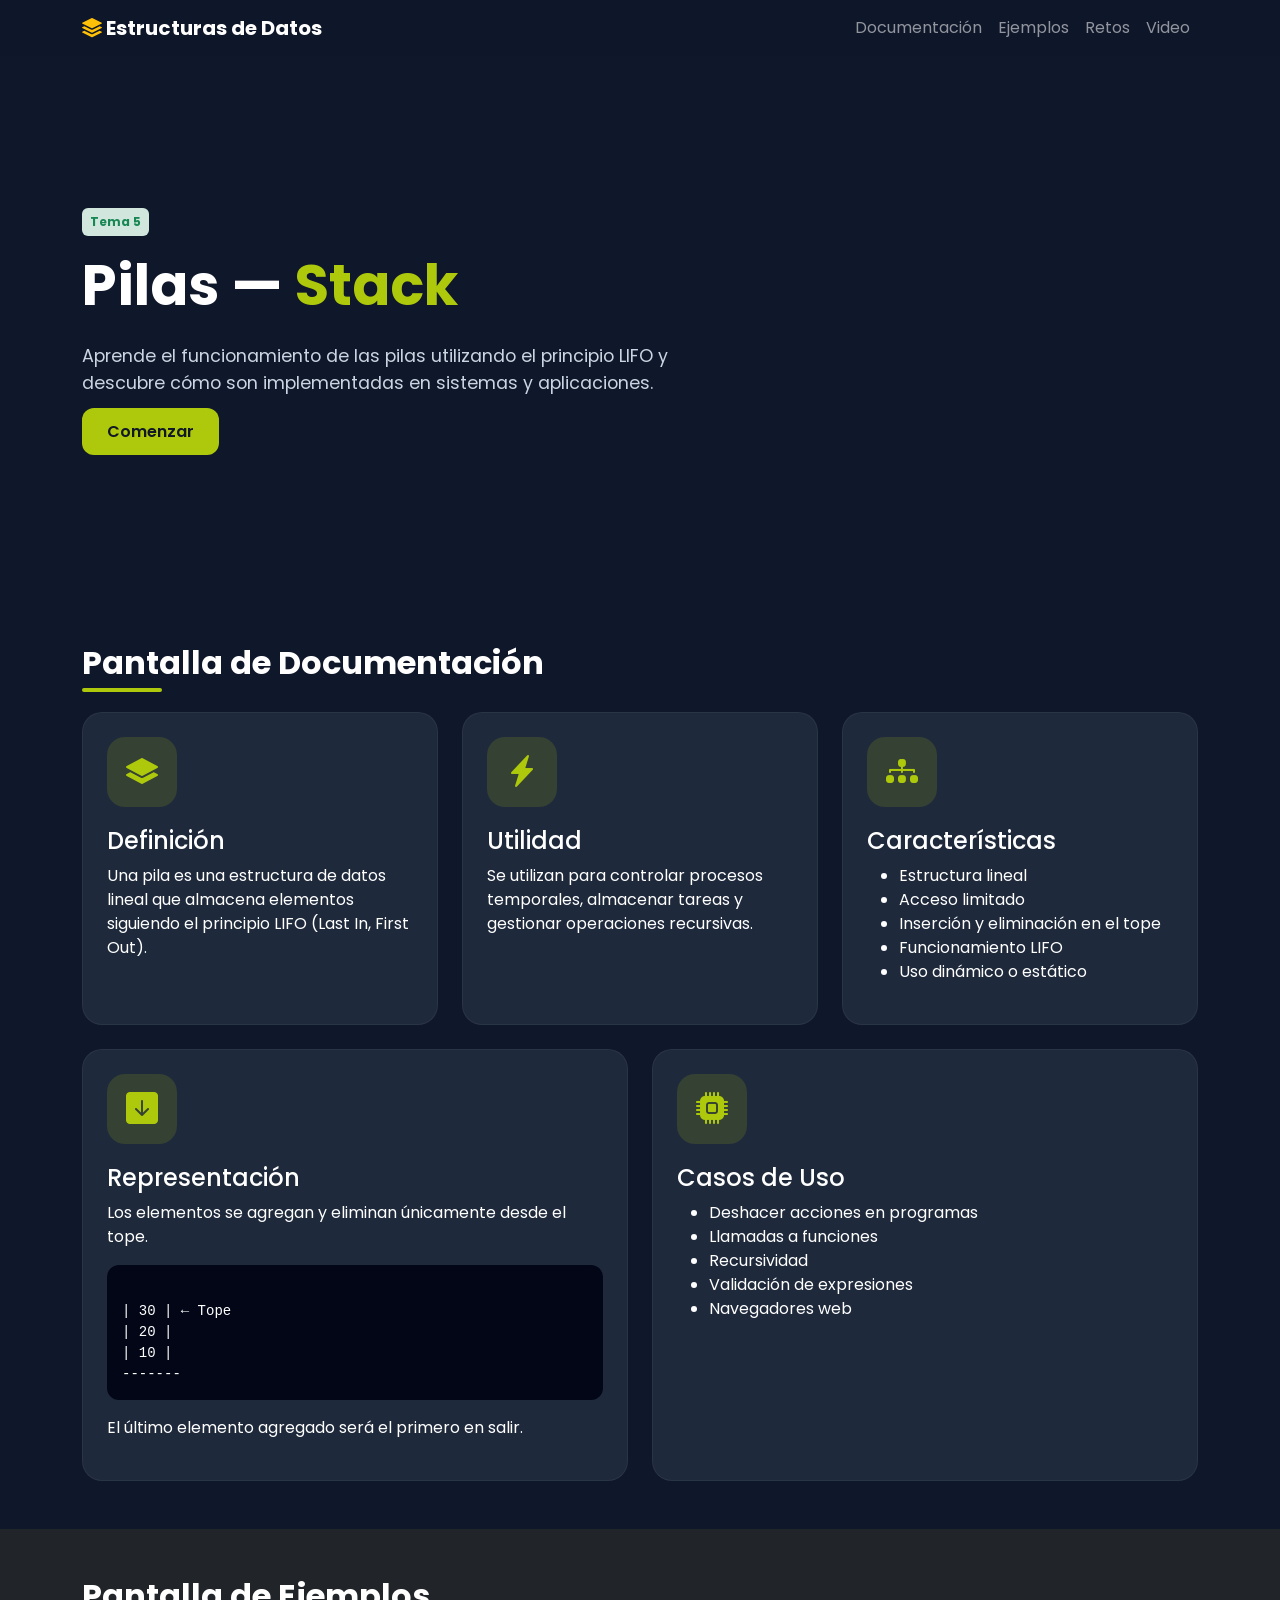
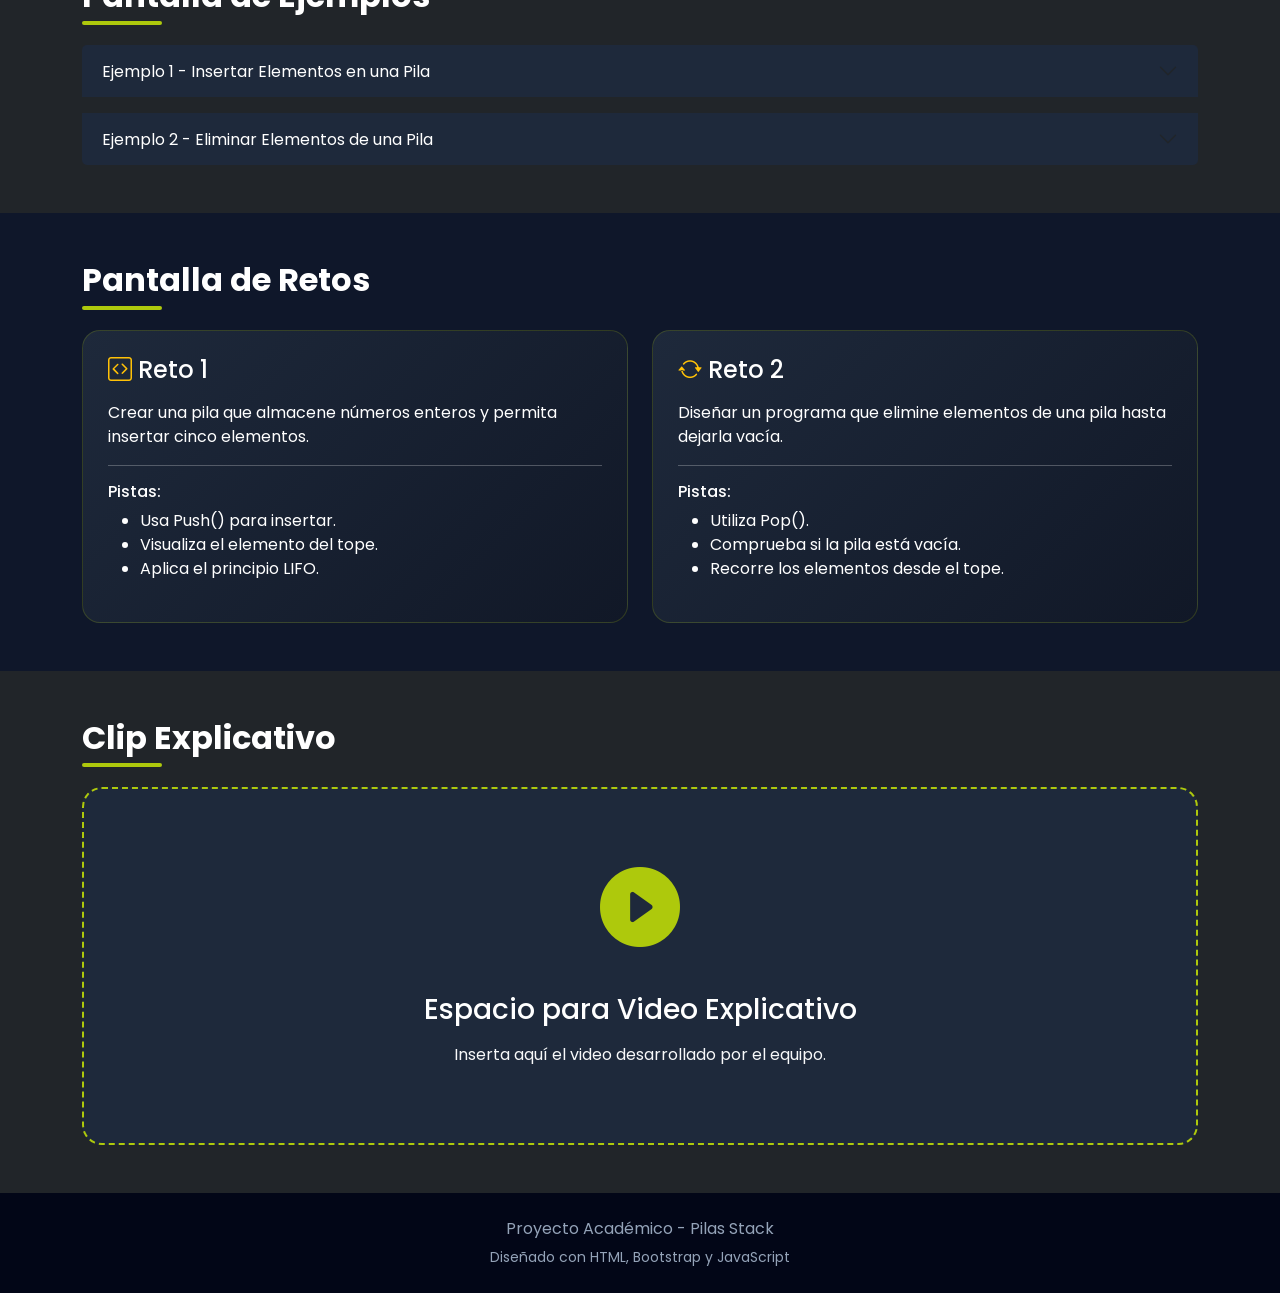
<file: parte-2-manual-estructura-datos/temas/05-pilas.html>
<!DOCTYPE html>
<html lang="es">

<head>
    <meta charset="UTF-8">
    <meta name="viewport" content="width=device-width, initial-scale=1.0">
    <title>Pilas — Stack</title>

    <link href="https://cdn.jsdelivr.net/npm/bootstrap@5.3.3/dist/css/bootstrap.min.css" rel="stylesheet">

    <link rel="stylesheet"
        href="https://cdn.jsdelivr.net/npm/bootstrap-icons@1.11.3/font/bootstrap-icons.min.css">

    <link rel="preconnect" href="https://fonts.googleapis.com">

    <link href="https://fonts.googleapis.com/css2?family=Poppins:wght@300;400;500;600;700&display=swap"
        rel="stylesheet">

    <style>
        * {
            font-family: 'Poppins', sans-serif;
        }

        body {
            background: #0f172a;
            color: white;
            overflow-x: hidden;
        }

        .navbar {
            background: rgba(15, 23, 42, 0.95);
            backdrop-filter: blur(10px);
        }

        .hero {
            min-height: 60vh;
            display: flex;
            align-items: center;
            background:
                linear-gradient(rgba(15, 23, 42, 0.9),
                    rgba(15, 23, 42, 0.95)),
                url('https://images.unsplash.com/photo-1515879218367-8466d910aaa4?q=80&w=1600&auto=format&fit=crop');
            background-size: cover;
            background-position: center;
        }

        .hero-title {
            font-size: 3.5rem;
            font-weight: 700;
        }

        .hero-text {
            color: #cbd5e1;
            font-size: 1.1rem;
        }

        .btn-custom {
            background: #aec90c;
            border: none;
            color: #111827;
            font-weight: 600;
            padding: 12px 25px;
            border-radius: 12px;
            transition: 0.3s;
            text-decoration: none;
        }

        .btn-custom:hover {
            background: #d2ef1c;
            transform: translateY(-2px);
            color: #111827;
        }

        .section-title {
            font-size: 2rem;
            font-weight: 700;
            margin-bottom: 30px;
            position: relative;
        }

        .section-title::after {
            content: "";
            width: 80px;
            height: 4px;
            background: #aec90c;
            position: absolute;
            bottom: -10px;
            left: 0;
            border-radius: 50px;
        }

        .card-custom {
            background: #1e293b;
            border: 1px solid rgba(255, 255, 255, 0.05);
            border-radius: 20px;
            transition: 0.3s;
            height: 100%;
        }

        .card-custom:hover {
            transform: translateY(-6px);
            border-color: #aec90c;
        }

        .icon-box {
            width: 70px;
            height: 70px;
            background: rgba(174, 201, 12, 0.15);
            border-radius: 18px;
            display: flex;
            align-items: center;
            justify-content: center;
            margin-bottom: 20px;
        }

        .icon-box i {
            font-size: 2rem;
            color: #aec90c;
        }

        .accordion-button {
            background: #1e293b;
            color: white;
        }

        .accordion-button:not(.collapsed) {
            background: #aec90c;
            color: #111827;
        }

        .accordion-body {
            background: #0f172a;
            color: #e2e8f0;
        }

        .example-step {
            border-left: 4px solid #aec90c;
            padding-left: 15px;
            margin-bottom: 20px;
        }

        .challenge-box {
            background: linear-gradient(135deg, #1e293b, #111827);
            border-radius: 18px;
            padding: 25px;
            height: 100%;
            border: 1px solid rgba(174, 201, 12, 0.2);
        }

        .video-container {
            background: #1e293b;
            border: 2px dashed #aec90c;
            border-radius: 20px;
            padding: 60px 20px;
            text-align: center;
        }

        pre {
            background: #020617;
            padding: 15px;
            border-radius: 12px;
            overflow-x: auto;
        }

        footer {
            background: #020617;
            color: #94a3b8;
        }

        html {
            scroll-behavior: smooth;
        }
    </style>
</head>

<body>

    <nav class="navbar navbar-expand-lg navbar-dark sticky-top">

        <div class="container">

            <a class="navbar-brand fw-bold" href="../index.html">
                <i class="bi bi-stack text-warning"></i>
                Estructuras de Datos
            </a>

            <button class="navbar-toggler"
                type="button"
                data-bs-toggle="collapse"
                data-bs-target="#menu">

                <span class="navbar-toggler-icon"></span>

            </button>

            <div class="collapse navbar-collapse" id="menu">

                <ul class="navbar-nav ms-auto">

                    <li class="nav-item">
                        <a class="nav-link" href="#documentacion">
                            Documentación
                        </a>
                    </li>

                    <li class="nav-item">
                        <a class="nav-link" href="#ejemplos">
                            Ejemplos
                        </a>
                    </li>

                    <li class="nav-item">
                        <a class="nav-link" href="#retos">
                            Retos
                        </a>
                    </li>

                    <li class="nav-item">
                        <a class="nav-link" href="#video">
                            Video
                        </a>
                    </li>

                </ul>

            </div>

        </div>

    </nav>

    <section class="hero">

        <div class="container">

            <div class="row align-items-center">

                <div class="col-lg-7">

                    <span class="badge bg-success-subtle text-success mb-3 p-2">
                        Tema 5
                    </span>

                    <h1 class="hero-title">
                        Pilas —
                        <span style="color:#aec90c;">
                            Stack
                        </span>
                    </h1>

                    <p class="hero-text mt-4">
                        Aprende el funcionamiento de las pilas utilizando el principio
                        LIFO y descubre cómo son implementadas en sistemas y aplicaciones.
                    </p>

                    <div class="mt-4">

                        <a href="#documentacion" class="btn-custom">
                            Comenzar
                        </a>

                    </div>

                </div>

            </div>

        </div>

    </section>

    <section id="documentacion" class="py-5">

        <div class="container">

            <h2 class="section-title">
                Pantalla de Documentación
            </h2>

            <div class="row g-4">

                <div class="col-md-6 col-lg-4">

                    <div class="card-custom p-4">

                        <div class="icon-box">
                            <i class="bi bi-layers-fill"></i>
                        </div>

                        <h4>Definición</h4>

                        <p>
                            Una pila es una estructura de datos lineal que almacena
                            elementos siguiendo el principio LIFO
                            (Last In, First Out).
                        </p>

                    </div>

                </div>

                <div class="col-md-6 col-lg-4">

                    <div class="card-custom p-4">

                        <div class="icon-box">
                            <i class="bi bi-lightning-charge-fill"></i>
                        </div>

                        <h4>Utilidad</h4>

                        <p>
                            Se utilizan para controlar procesos temporales,
                            almacenar tareas y gestionar operaciones recursivas.
                        </p>

                    </div>

                </div>

                <div class="col-md-6 col-lg-4">

                    <div class="card-custom p-4">

                        <div class="icon-box">
                            <i class="bi bi-diagram-3-fill"></i>
                        </div>

                        <h4>Características</h4>

                        <ul>
                            <li>Estructura lineal</li>
                            <li>Acceso limitado</li>
                            <li>Inserción y eliminación en el tope</li>
                            <li>Funcionamiento LIFO</li>
                            <li>Uso dinámico o estático</li>
                        </ul>

                    </div>

                </div>

                <div class="col-md-6">

                    <div class="card-custom p-4">

                        <div class="icon-box">
                            <i class="bi bi-arrow-down-square-fill"></i>
                        </div>

                        <h4>Representación</h4>

                        <p>
                            Los elementos se agregan y eliminan únicamente desde el tope.
                        </p>

<pre><code>
| 30 | ← Tope
| 20 |
| 10 |
-------
</code></pre>

                        <p class="mt-3">
                            El último elemento agregado será el primero en salir.
                        </p>

                    </div>

                </div>

                <div class="col-md-6">

                    <div class="card-custom p-4">

                        <div class="icon-box">
                            <i class="bi bi-cpu-fill"></i>
                        </div>

                        <h4>Casos de Uso</h4>

                        <ul>
                            <li>Deshacer acciones en programas</li>
                            <li>Llamadas a funciones</li>
                            <li>Recursividad</li>
                            <li>Validación de expresiones</li>
                            <li>Navegadores web</li>
                        </ul>

                    </div>

                </div>

            </div>

        </div>

    </section>

    <section id="ejemplos" class="py-5 bg-dark">

        <div class="container">

            <h2 class="section-title">
                Pantalla de Ejemplos
            </h2>

            <div class="accordion" id="accordionExample">

                <div class="accordion-item bg-dark border-0 mb-3">

                    <h2 class="accordion-header">

                        <button class="accordion-button collapsed"
                            type="button"
                            data-bs-toggle="collapse"
                            data-bs-target="#ejemplo1">

                            Ejemplo 1 - Insertar Elementos en una Pila

                        </button>

                    </h2>

                    <div id="ejemplo1"
                        class="accordion-collapse collapse"
                        data-bs-parent="#accordionExample">

                        <div class="accordion-body">

                            <div class="example-step">

                                <h6>Paso 1</h6>

                                <p>
                                    Crear una pila vacía.
                                </p>

<pre><code>
stack<int> pila;
</code></pre>

                            </div>

                            <div class="example-step">

                                <h6>Paso 2</h6>

                                <p>
                                    Insertar elementos utilizando Push().
                                </p>

<pre><code>
pila.push(10);
pila.push(20);
pila.push(30);
</code></pre>

                            </div>

                            <div class="example-step">

                                <h6>Paso 3</h6>

                                <p>
                                    El valor 30 quedará en el tope de la pila.
                                </p>

                            </div>

                        </div>

                    </div>

                </div>

                <div class="accordion-item bg-dark border-0">

                    <h2 class="accordion-header">

                        <button class="accordion-button collapsed"
                            type="button"
                            data-bs-toggle="collapse"
                            data-bs-target="#ejemplo2">

                            Ejemplo 2 - Eliminar Elementos de una Pila

                        </button>

                    </h2>

                    <div id="ejemplo2"
                        class="accordion-collapse collapse"
                        data-bs-parent="#accordionExample">

                        <div class="accordion-body">

                            <div class="example-step">

                                <h6>Paso 1</h6>

                                <p>
                                    Consultar el elemento superior.
                                </p>

<pre><code>
pila.top();
</code></pre>

                            </div>

                            <div class="example-step">

                                <h6>Paso 2</h6>

                                <p>
                                    Eliminar el elemento del tope.
                                </p>

<pre><code>
pila.pop();
</code></pre>

                            </div>

                            <div class="example-step">

                                <h6>Paso 3</h6>

                                <p>
                                    El siguiente elemento pasará a ocupar el tope.
                                </p>

                            </div>

                        </div>

                    </div>

                </div>

            </div>

        </div>

    </section>

    <section id="retos" class="py-5">

        <div class="container">

            <h2 class="section-title">
                Pantalla de Retos
            </h2>

            <div class="row g-4">

                <div class="col-lg-6">

                    <div class="challenge-box">

                        <h4>
                            <i class="bi bi-code-square text-warning"></i>
                            Reto 1
                        </h4>

                        <p class="mt-3">
                            Crear una pila que almacene números enteros
                            y permita insertar cinco elementos.
                        </p>

                        <hr>

                        <h6>Pistas:</h6>

                        <ul>
                            <li>Usa Push() para insertar.</li>
                            <li>Visualiza el elemento del tope.</li>
                            <li>Aplica el principio LIFO.</li>
                        </ul>

                    </div>

                </div>

                <div class="col-lg-6">

                    <div class="challenge-box">

                        <h4>
                            <i class="bi bi-arrow-repeat text-warning"></i>
                            Reto 2
                        </h4>

                        <p class="mt-3">
                            Diseñar un programa que elimine elementos
                            de una pila hasta dejarla vacía.
                        </p>

                        <hr>

                        <h6>Pistas:</h6>

                        <ul>
                            <li>Utiliza Pop().</li>
                            <li>Comprueba si la pila está vacía.</li>
                            <li>Recorre los elementos desde el tope.</li>
                        </ul>

                    </div>

                </div>

            </div>

        </div>

    </section>

    <section id="video" class="py-5 bg-dark">

        <div class="container">

            <h2 class="section-title">
                Clip Explicativo
            </h2>

            <div class="video-container">

                <i class="bi bi-play-circle-fill"
                    style="font-size: 5rem; color:#aec90c;"></i>

                <h3 class="mt-4">
                    Espacio para Video Explicativo
                </h3>

                <p class="text-light mt-3">
                    Inserta aquí el video desarrollado por el equipo.
                </p>

            </div>

        </div>

    </section>

    <footer class="py-4">

        <div class="container text-center">

            <p class="mb-1">
                Proyecto Académico - Pilas Stack
            </p>

            <small>
                Diseñado con HTML, Bootstrap y JavaScript
            </small>

        </div>

    </footer>

    <script src="https://cdn.jsdelivr.net/npm/bootstrap@5.3.3/dist/js/bootstrap.bundle.min.js"></script>

</body>

</html>
</file>
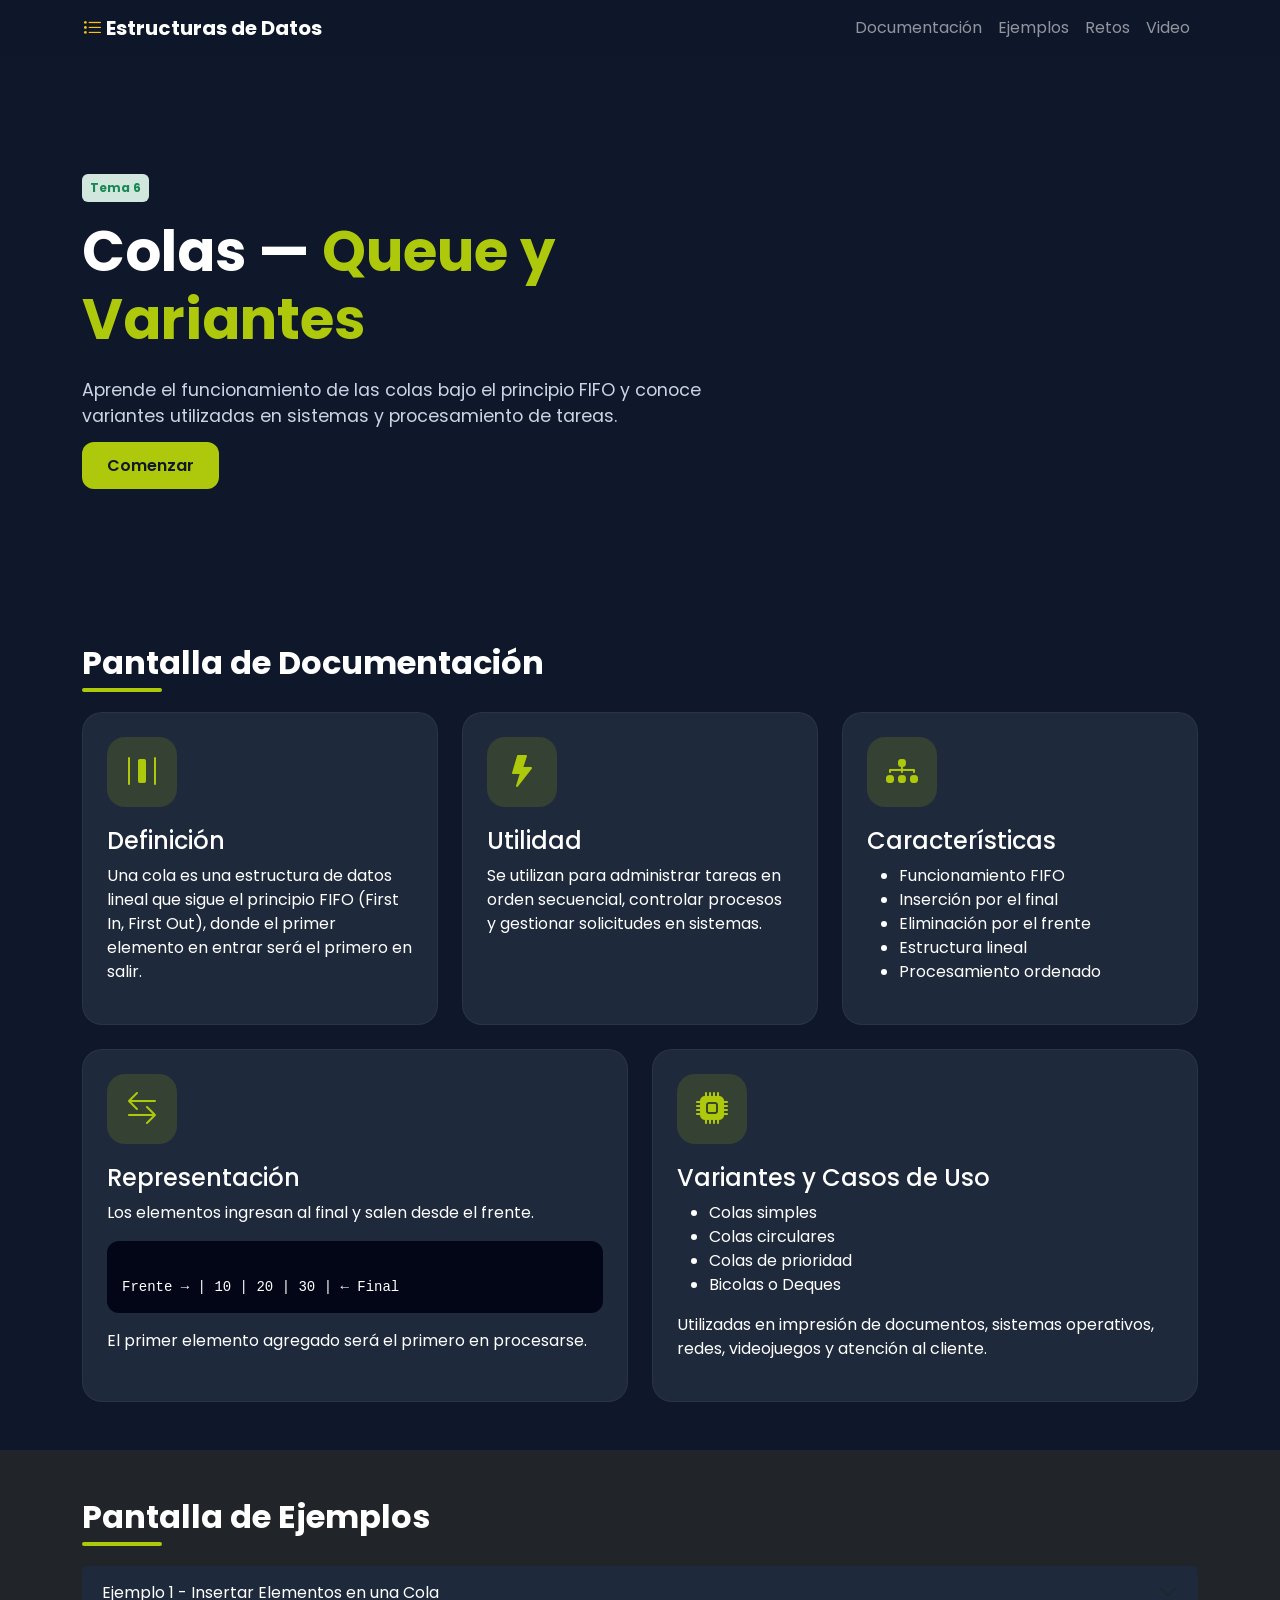
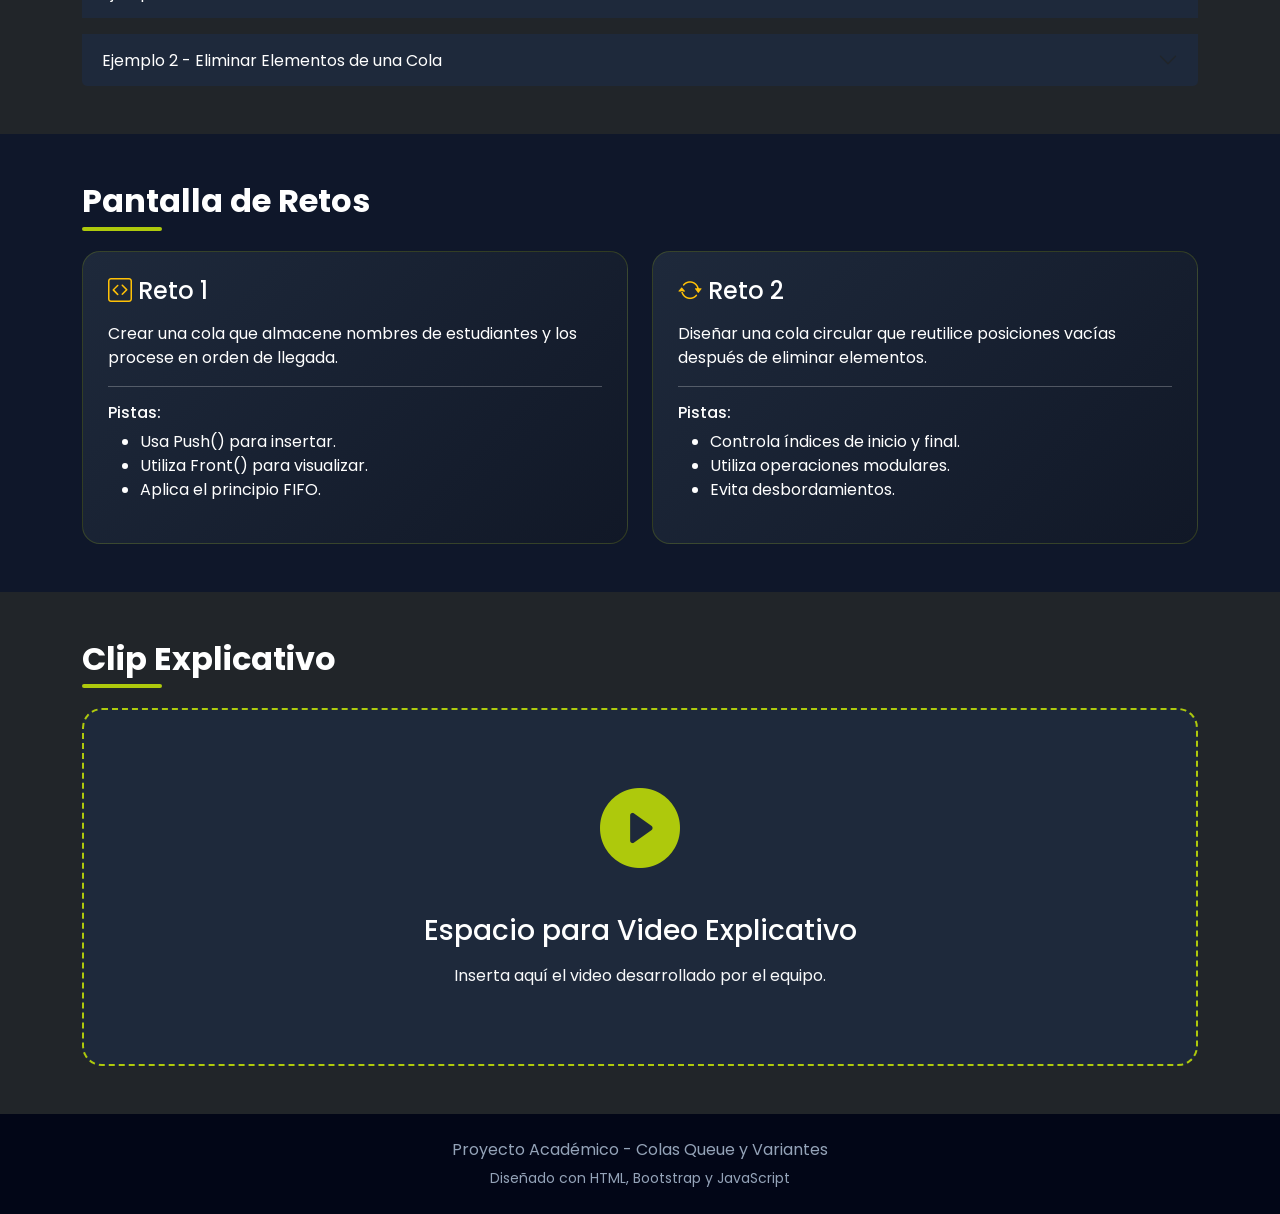
<file: parte-2-manual-estructura-datos/temas/06-colas.html>
<!DOCTYPE html>
<html lang="es">

<head>
    <meta charset="UTF-8">
    <meta name="viewport" content="width=device-width, initial-scale=1.0">
    <title>Colas — Queue y Variantes</title>

    <link href="https://cdn.jsdelivr.net/npm/bootstrap@5.3.3/dist/css/bootstrap.min.css" rel="stylesheet">

    <link rel="stylesheet"
        href="https://cdn.jsdelivr.net/npm/bootstrap-icons@1.11.3/font/bootstrap-icons.min.css">

    <link rel="preconnect" href="https://fonts.googleapis.com">

    <link href="https://fonts.googleapis.com/css2?family=Poppins:wght@300;400;500;600;700&display=swap"
        rel="stylesheet">

    <style>
        * {
            font-family: 'Poppins', sans-serif;
        }

        body {
            background: #0f172a;
            color: white;
            overflow-x: hidden;
        }

        .navbar {
            background: rgba(15, 23, 42, 0.95);
            backdrop-filter: blur(10px);
        }

        .hero {
            min-height: 60vh;
            display: flex;
            align-items: center;
            background:
                linear-gradient(rgba(15, 23, 42, 0.9),
                    rgba(15, 23, 42, 0.95)),
                url('https://images.unsplash.com/photo-1516321318423-f06f85e504b3?q=80&w=1600&auto=format&fit=crop');
            background-size: cover;
            background-position: center;
        }

        .hero-title {
            font-size: 3.5rem;
            font-weight: 700;
        }

        .hero-text {
            color: #cbd5e1;
            font-size: 1.1rem;
        }

        .btn-custom {
            background: #aec90c;
            border: none;
            color: #111827;
            font-weight: 600;
            padding: 12px 25px;
            border-radius: 12px;
            transition: 0.3s;
            text-decoration: none;
        }

        .btn-custom:hover {
            background: #d2ef1c;
            transform: translateY(-2px);
            color: #111827;
        }

        .section-title {
            font-size: 2rem;
            font-weight: 700;
            margin-bottom: 30px;
            position: relative;
        }

        .section-title::after {
            content: "";
            width: 80px;
            height: 4px;
            background: #aec90c;
            position: absolute;
            bottom: -10px;
            left: 0;
            border-radius: 50px;
        }

        .card-custom {
            background: #1e293b;
            border: 1px solid rgba(255, 255, 255, 0.05);
            border-radius: 20px;
            transition: 0.3s;
            height: 100%;
        }

        .card-custom:hover {
            transform: translateY(-6px);
            border-color: #aec90c;
        }

        .icon-box {
            width: 70px;
            height: 70px;
            background: rgba(174, 201, 12, 0.15);
            border-radius: 18px;
            display: flex;
            align-items: center;
            justify-content: center;
            margin-bottom: 20px;
        }

        .icon-box i {
            font-size: 2rem;
            color: #aec90c;
        }

        .accordion-button {
            background: #1e293b;
            color: white;
        }

        .accordion-button:not(.collapsed) {
            background: #aec90c;
            color: #111827;
        }

        .accordion-body {
            background: #0f172a;
            color: #e2e8f0;
        }

        .example-step {
            border-left: 4px solid #aec90c;
            padding-left: 15px;
            margin-bottom: 20px;
        }

        .challenge-box {
            background: linear-gradient(135deg, #1e293b, #111827);
            border-radius: 18px;
            padding: 25px;
            height: 100%;
            border: 1px solid rgba(174, 201, 12, 0.2);
        }

        .video-container {
            background: #1e293b;
            border: 2px dashed #aec90c;
            border-radius: 20px;
            padding: 60px 20px;
            text-align: center;
        }

        pre {
            background: #020617;
            padding: 15px;
            border-radius: 12px;
            overflow-x: auto;
        }

        footer {
            background: #020617;
            color: #94a3b8;
        }

        html {
            scroll-behavior: smooth;
        }
    </style>
</head>

<body>

    <nav class="navbar navbar-expand-lg navbar-dark sticky-top">

        <div class="container">

            <a class="navbar-brand fw-bold" href="../index.html">
                <i class="bi bi-list-task text-warning"></i>
                Estructuras de Datos
            </a>

            <button class="navbar-toggler"
                type="button"
                data-bs-toggle="collapse"
                data-bs-target="#menu">

                <span class="navbar-toggler-icon"></span>

            </button>

            <div class="collapse navbar-collapse" id="menu">

                <ul class="navbar-nav ms-auto">

                    <li class="nav-item">
                        <a class="nav-link" href="#documentacion">
                            Documentación
                        </a>
                    </li>

                    <li class="nav-item">
                        <a class="nav-link" href="#ejemplos">
                            Ejemplos
                        </a>
                    </li>

                    <li class="nav-item">
                        <a class="nav-link" href="#retos">
                            Retos
                        </a>
                    </li>

                    <li class="nav-item">
                        <a class="nav-link" href="#video">
                            Video
                        </a>
                    </li>

                </ul>

            </div>

        </div>

    </nav>

    <section class="hero">

        <div class="container">

            <div class="row align-items-center">

                <div class="col-lg-7">

                    <span class="badge bg-success-subtle text-success mb-3 p-2">
                        Tema 6
                    </span>

                    <h1 class="hero-title">
                        Colas —
                        <span style="color:#aec90c;">
                            Queue y Variantes
                        </span>
                    </h1>

                    <p class="hero-text mt-4">
                        Aprende el funcionamiento de las colas bajo el principio FIFO
                        y conoce variantes utilizadas en sistemas y procesamiento de tareas.
                    </p>

                    <div class="mt-4">

                        <a href="#documentacion" class="btn-custom">
                            Comenzar
                        </a>

                    </div>

                </div>

            </div>

        </div>

    </section>

    <section id="documentacion" class="py-5">

        <div class="container">

            <h2 class="section-title">
                Pantalla de Documentación
            </h2>

            <div class="row g-4">

                <div class="col-md-6 col-lg-4">

                    <div class="card-custom p-4">

                        <div class="icon-box">
                            <i class="bi bi-distribute-horizontal"></i>
                        </div>

                        <h4>Definición</h4>

                        <p>
                            Una cola es una estructura de datos lineal que sigue
                            el principio FIFO (First In, First Out), donde el primer
                            elemento en entrar será el primero en salir.
                        </p>

                    </div>

                </div>

                <div class="col-md-6 col-lg-4">

                    <div class="card-custom p-4">

                        <div class="icon-box">
                            <i class="bi bi-lightning-fill"></i>
                        </div>

                        <h4>Utilidad</h4>

                        <p>
                            Se utilizan para administrar tareas en orden secuencial,
                            controlar procesos y gestionar solicitudes en sistemas.
                        </p>

                    </div>

                </div>

                <div class="col-md-6 col-lg-4">

                    <div class="card-custom p-4">

                        <div class="icon-box">
                            <i class="bi bi-diagram-3-fill"></i>
                        </div>

                        <h4>Características</h4>

                        <ul>
                            <li>Funcionamiento FIFO</li>
                            <li>Inserción por el final</li>
                            <li>Eliminación por el frente</li>
                            <li>Estructura lineal</li>
                            <li>Procesamiento ordenado</li>
                        </ul>

                    </div>

                </div>

                <div class="col-md-6">

                    <div class="card-custom p-4">

                        <div class="icon-box">
                            <i class="bi bi-arrow-left-right"></i>
                        </div>

                        <h4>Representación</h4>

                        <p>
                            Los elementos ingresan al final y salen desde el frente.
                        </p>

<pre><code>
Frente → | 10 | 20 | 30 | ← Final
</code></pre>

                        <p class="mt-3">
                            El primer elemento agregado será el primero en procesarse.
                        </p>

                    </div>

                </div>

                <div class="col-md-6">

                    <div class="card-custom p-4">

                        <div class="icon-box">
                            <i class="bi bi-cpu-fill"></i>
                        </div>

                        <h4>Variantes y Casos de Uso</h4>

                        <ul>
                            <li>Colas simples</li>
                            <li>Colas circulares</li>
                            <li>Colas de prioridad</li>
                            <li>Bicolas o Deques</li>
                        </ul>

                        <p class="mt-3">
                            Utilizadas en impresión de documentos, sistemas operativos,
                            redes, videojuegos y atención al cliente.
                        </p>

                    </div>

                </div>

            </div>

        </div>

    </section>

    <section id="ejemplos" class="py-5 bg-dark">

        <div class="container">

            <h2 class="section-title">
                Pantalla de Ejemplos
            </h2>

            <div class="accordion" id="accordionExample">

                <div class="accordion-item bg-dark border-0 mb-3">

                    <h2 class="accordion-header">

                        <button class="accordion-button collapsed"
                            type="button"
                            data-bs-toggle="collapse"
                            data-bs-target="#ejemplo1">

                            Ejemplo 1 - Insertar Elementos en una Cola

                        </button>

                    </h2>

                    <div id="ejemplo1"
                        class="accordion-collapse collapse"
                        data-bs-parent="#accordionExample">

                        <div class="accordion-body">

                            <div class="example-step">

                                <h6>Paso 1</h6>

                                <p>
                                    Crear una cola vacía.
                                </p>

<pre><code>
queue<int> cola;
</code></pre>

                            </div>

                            <div class="example-step">

                                <h6>Paso 2</h6>

                                <p>
                                    Insertar elementos utilizando Push().
                                </p>

<pre><code>
cola.push(10);
cola.push(20);
cola.push(30);
</code></pre>

                            </div>

                            <div class="example-step">

                                <h6>Paso 3</h6>

                                <p>
                                    El valor 10 será el primero en salir de la cola.
                                </p>

                            </div>

                        </div>

                    </div>

                </div>

                <div class="accordion-item bg-dark border-0">

                    <h2 class="accordion-header">

                        <button class="accordion-button collapsed"
                            type="button"
                            data-bs-toggle="collapse"
                            data-bs-target="#ejemplo2">

                            Ejemplo 2 - Eliminar Elementos de una Cola

                        </button>

                    </h2>

                    <div id="ejemplo2"
                        class="accordion-collapse collapse"
                        data-bs-parent="#accordionExample">

                        <div class="accordion-body">

                            <div class="example-step">

                                <h6>Paso 1</h6>

                                <p>
                                    Consultar el elemento del frente.
                                </p>

<pre><code>
cola.front();
</code></pre>

                            </div>

                            <div class="example-step">

                                <h6>Paso 2</h6>

                                <p>
                                    Eliminar el primer elemento.
                                </p>

<pre><code>
cola.pop();
</code></pre>

                            </div>

                            <div class="example-step">

                                <h6>Paso 3</h6>

                                <p>
                                    El siguiente elemento ocupará la posición frontal.
                                </p>

                            </div>

                        </div>

                    </div>

                </div>

            </div>

        </div>

    </section>

    <section id="retos" class="py-5">

        <div class="container">

            <h2 class="section-title">
                Pantalla de Retos
            </h2>

            <div class="row g-4">

                <div class="col-lg-6">

                    <div class="challenge-box">

                        <h4>
                            <i class="bi bi-code-square text-warning"></i>
                            Reto 1
                        </h4>

                        <p class="mt-3">
                            Crear una cola que almacene nombres de estudiantes
                            y los procese en orden de llegada.
                        </p>

                        <hr>

                        <h6>Pistas:</h6>

                        <ul>
                            <li>Usa Push() para insertar.</li>
                            <li>Utiliza Front() para visualizar.</li>
                            <li>Aplica el principio FIFO.</li>
                        </ul>

                    </div>

                </div>

                <div class="col-lg-6">

                    <div class="challenge-box">

                        <h4>
                            <i class="bi bi-arrow-repeat text-warning"></i>
                            Reto 2
                        </h4>

                        <p class="mt-3">
                            Diseñar una cola circular que reutilice posiciones
                            vacías después de eliminar elementos.
                        </p>

                        <hr>

                        <h6>Pistas:</h6>

                        <ul>
                            <li>Controla índices de inicio y final.</li>
                            <li>Utiliza operaciones modulares.</li>
                            <li>Evita desbordamientos.</li>
                        </ul>

                    </div>

                </div>

            </div>

        </div>

    </section>

    <section id="video" class="py-5 bg-dark">

        <div class="container">

            <h2 class="section-title">
                Clip Explicativo
            </h2>

            <div class="video-container">

                <i class="bi bi-play-circle-fill"
                    style="font-size: 5rem; color:#aec90c;"></i>

                <h3 class="mt-4">
                    Espacio para Video Explicativo
                </h3>

                <p class="text-light mt-3">
                    Inserta aquí el video desarrollado por el equipo.
                </p>

            </div>

        </div>

    </section>

    <footer class="py-4">

        <div class="container text-center">

            <p class="mb-1">
                Proyecto Académico - Colas Queue y Variantes
            </p>

            <small>
                Diseñado con HTML, Bootstrap y JavaScript
            </small>

        </div>

    </footer>

    <script src="https://cdn.jsdelivr.net/npm/bootstrap@5.3.3/dist/js/bootstrap.bundle.min.js"></script>

</body>

</html>
</file>
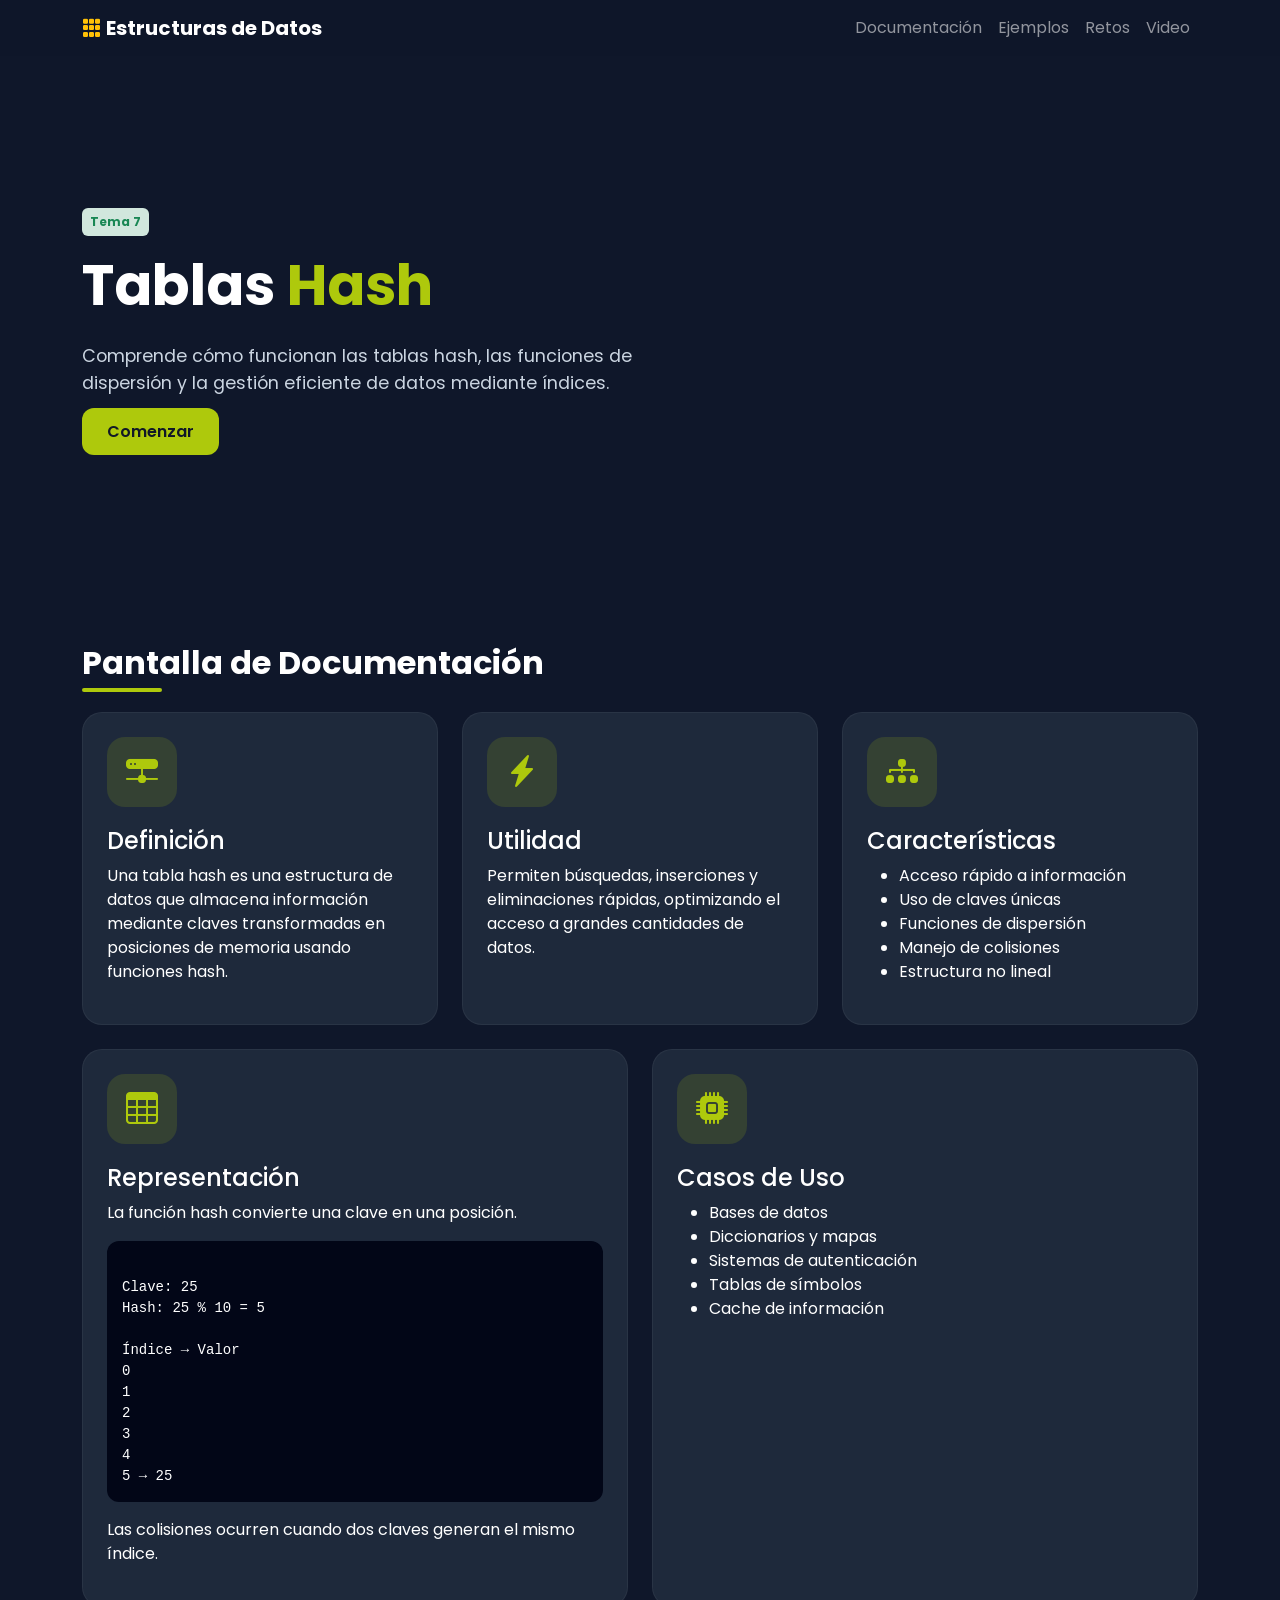
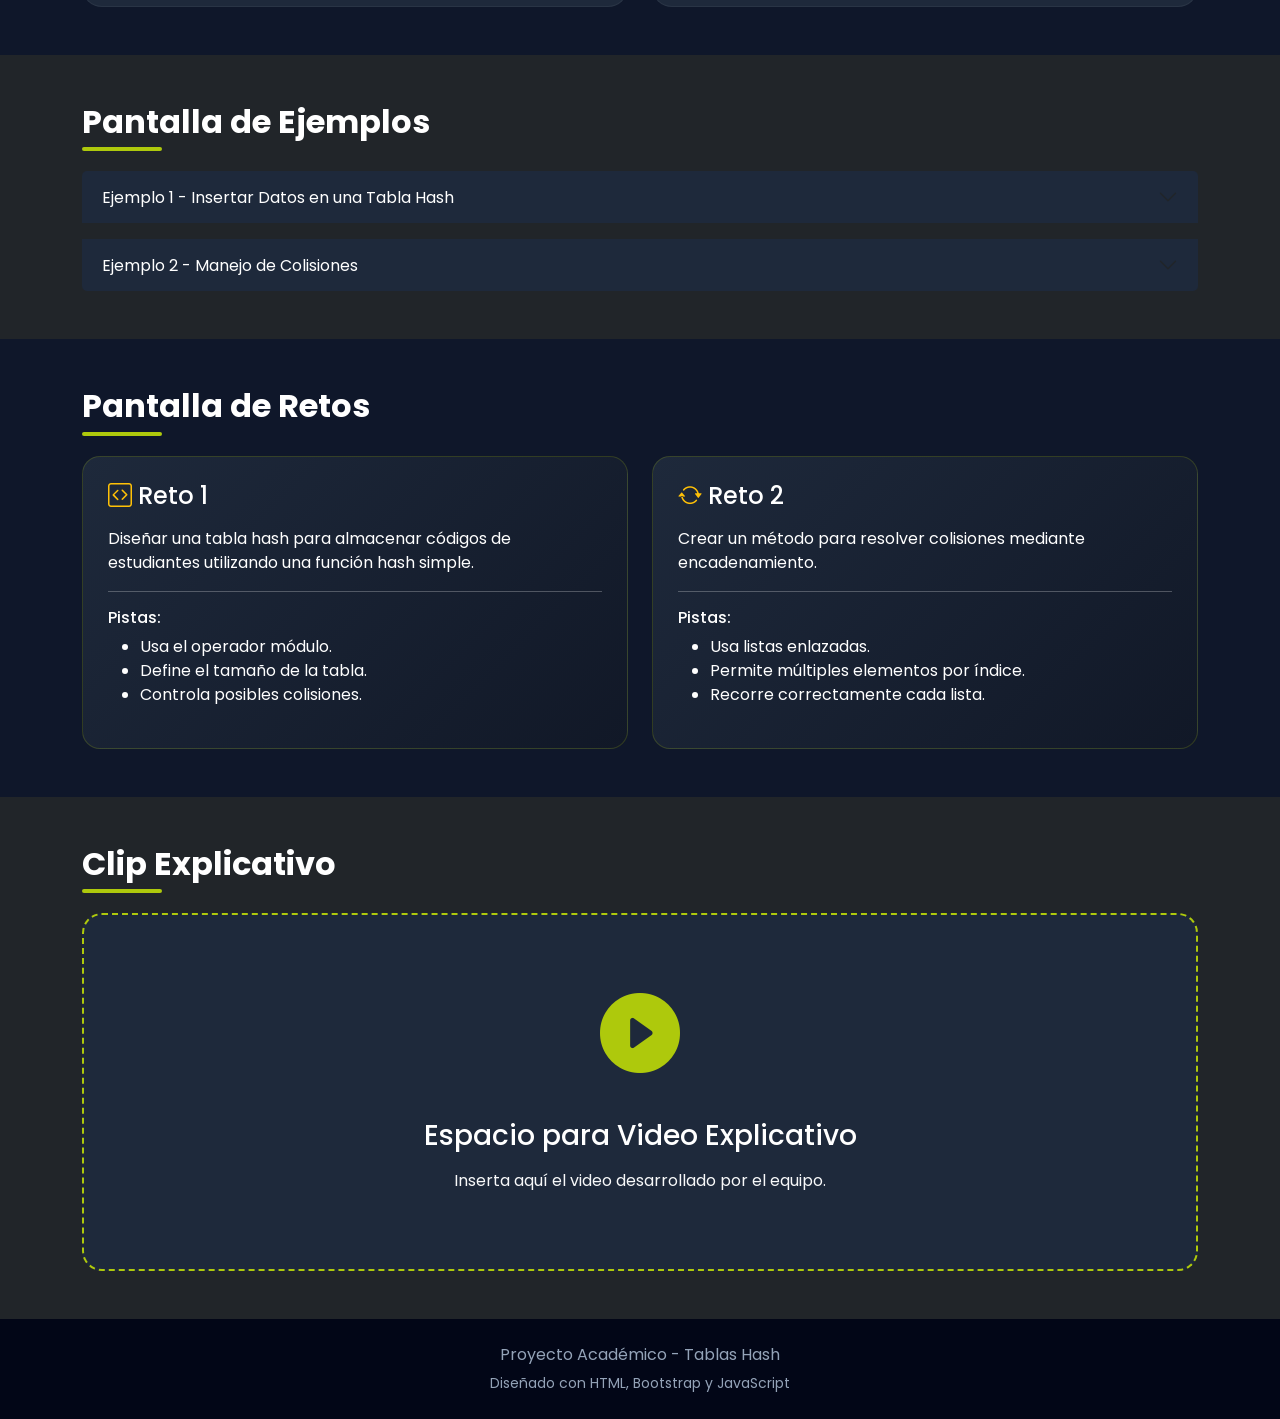
<file: parte-2-manual-estructura-datos/temas/07-tablas-hash.html>
<!DOCTYPE html>
<html lang="es">

<head>
    <meta charset="UTF-8">
    <meta name="viewport" content="width=device-width, initial-scale=1.0">
    <title>Tablas Hash</title>

    <link href="https://cdn.jsdelivr.net/npm/bootstrap@5.3.3/dist/css/bootstrap.min.css" rel="stylesheet">

    <link rel="stylesheet"
        href="https://cdn.jsdelivr.net/npm/bootstrap-icons@1.11.3/font/bootstrap-icons.min.css">

    <link rel="preconnect" href="https://fonts.googleapis.com">

    <link href="https://fonts.googleapis.com/css2?family=Poppins:wght@300;400;500;600;700&display=swap"
        rel="stylesheet">

    <style>
        * {
            font-family: 'Poppins', sans-serif;
        }

        body {
            background: #0f172a;
            color: white;
            overflow-x: hidden;
        }

        .navbar {
            background: rgba(15, 23, 42, 0.95);
            backdrop-filter: blur(10px);
        }

        .hero {
            min-height: 60vh;
            display: flex;
            align-items: center;
            background:
                linear-gradient(rgba(15, 23, 42, 0.9),
                    rgba(15, 23, 42, 0.95)),
                url('https://images.unsplash.com/photo-1515879218367-8466d910aaa4?q=80&w=1600&auto=format&fit=crop');
            background-size: cover;
            background-position: center;
        }

        .hero-title {
            font-size: 3.5rem;
            font-weight: 700;
        }

        .hero-text {
            color: #cbd5e1;
            font-size: 1.1rem;
        }

        .btn-custom {
            background: #aec90c;
            border: none;
            color: #111827;
            font-weight: 600;
            padding: 12px 25px;
            border-radius: 12px;
            transition: 0.3s;
            text-decoration: none;
        }

        .btn-custom:hover {
            background: #d2ef1c;
            transform: translateY(-2px);
            color: #111827;
        }

        .section-title {
            font-size: 2rem;
            font-weight: 700;
            margin-bottom: 30px;
            position: relative;
        }

        .section-title::after {
            content: "";
            width: 80px;
            height: 4px;
            background: #aec90c;
            position: absolute;
            bottom: -10px;
            left: 0;
            border-radius: 50px;
        }

        .card-custom {
            background: #1e293b;
            border: 1px solid rgba(255, 255, 255, 0.05);
            border-radius: 20px;
            transition: 0.3s;
            height: 100%;
        }

        .card-custom:hover {
            transform: translateY(-6px);
            border-color: #aec90c;
        }

        .icon-box {
            width: 70px;
            height: 70px;
            background: rgba(174, 201, 12, 0.15);
            border-radius: 18px;
            display: flex;
            align-items: center;
            justify-content: center;
            margin-bottom: 20px;
        }

        .icon-box i {
            font-size: 2rem;
            color: #aec90c;
        }

        .accordion-button {
            background: #1e293b;
            color: white;
        }

        .accordion-button:not(.collapsed) {
            background: #aec90c;
            color: #111827;
        }

        .accordion-body {
            background: #0f172a;
            color: #e2e8f0;
        }

        .example-step {
            border-left: 4px solid #aec90c;
            padding-left: 15px;
            margin-bottom: 20px;
        }

        .challenge-box {
            background: linear-gradient(135deg, #1e293b, #111827);
            border-radius: 18px;
            padding: 25px;
            height: 100%;
            border: 1px solid rgba(174, 201, 12, 0.2);
        }

        .video-container {
            background: #1e293b;
            border: 2px dashed #aec90c;
            border-radius: 20px;
            padding: 60px 20px;
            text-align: center;
        }

        pre {
            background: #020617;
            padding: 15px;
            border-radius: 12px;
            overflow-x: auto;
        }

        footer {
            background: #020617;
            color: #94a3b8;
        }

        html {
            scroll-behavior: smooth;
        }
    </style>
</head>

<body>

    <nav class="navbar navbar-expand-lg navbar-dark sticky-top">

        <div class="container">

            <a class="navbar-brand fw-bold" href="../index.html">
                <i class="bi bi-grid-3x3-gap-fill text-warning"></i>
                Estructuras de Datos
            </a>

            <button class="navbar-toggler"
                type="button"
                data-bs-toggle="collapse"
                data-bs-target="#menu">

                <span class="navbar-toggler-icon"></span>

            </button>

            <div class="collapse navbar-collapse" id="menu">

                <ul class="navbar-nav ms-auto">

                    <li class="nav-item">
                        <a class="nav-link" href="#documentacion">
                            Documentación
                        </a>
                    </li>

                    <li class="nav-item">
                        <a class="nav-link" href="#ejemplos">
                            Ejemplos
                        </a>
                    </li>

                    <li class="nav-item">
                        <a class="nav-link" href="#retos">
                            Retos
                        </a>
                    </li>

                    <li class="nav-item">
                        <a class="nav-link" href="#video">
                            Video
                        </a>
                    </li>

                </ul>

            </div>

        </div>

    </nav>

    <section class="hero">

        <div class="container">

            <div class="row align-items-center">

                <div class="col-lg-7">

                    <span class="badge bg-success-subtle text-success mb-3 p-2">
                        Tema 7
                    </span>

                    <h1 class="hero-title">
                        Tablas
                        <span style="color:#aec90c;">
                            Hash
                        </span>
                    </h1>

                    <p class="hero-text mt-4">
                        Comprende cómo funcionan las tablas hash, las funciones de dispersión
                        y la gestión eficiente de datos mediante índices.
                    </p>

                    <div class="mt-4">

                        <a href="#documentacion" class="btn-custom">
                            Comenzar
                        </a>

                    </div>

                </div>

            </div>

        </div>

    </section>

    <section id="documentacion" class="py-5">

        <div class="container">

            <h2 class="section-title">
                Pantalla de Documentación
            </h2>

            <div class="row g-4">

                <div class="col-md-6 col-lg-4">

                    <div class="card-custom p-4">

                        <div class="icon-box">
                            <i class="bi bi-hdd-network-fill"></i>
                        </div>

                        <h4>Definición</h4>

                        <p>
                            Una tabla hash es una estructura de datos que almacena
                            información mediante claves transformadas en posiciones
                            de memoria usando funciones hash.
                        </p>

                    </div>

                </div>

                <div class="col-md-6 col-lg-4">

                    <div class="card-custom p-4">

                        <div class="icon-box">
                            <i class="bi bi-lightning-charge-fill"></i>
                        </div>

                        <h4>Utilidad</h4>

                        <p>
                            Permiten búsquedas, inserciones y eliminaciones rápidas,
                            optimizando el acceso a grandes cantidades de datos.
                        </p>

                    </div>

                </div>

                <div class="col-md-6 col-lg-4">

                    <div class="card-custom p-4">

                        <div class="icon-box">
                            <i class="bi bi-diagram-3-fill"></i>
                        </div>

                        <h4>Características</h4>

                        <ul>
                            <li>Acceso rápido a información</li>
                            <li>Uso de claves únicas</li>
                            <li>Funciones de dispersión</li>
                            <li>Manejo de colisiones</li>
                            <li>Estructura no lineal</li>
                        </ul>

                    </div>

                </div>

                <div class="col-md-6">

                    <div class="card-custom p-4">

                        <div class="icon-box">
                            <i class="bi bi-table"></i>
                        </div>

                        <h4>Representación</h4>

                        <p>
                            La función hash convierte una clave en una posición.
                        </p>

<pre><code>
Clave: 25
Hash: 25 % 10 = 5

Índice → Valor
0
1
2
3
4
5 → 25
</code></pre>

                        <p class="mt-3">
                            Las colisiones ocurren cuando dos claves generan el mismo índice.
                        </p>

                    </div>

                </div>

                <div class="col-md-6">

                    <div class="card-custom p-4">

                        <div class="icon-box">
                            <i class="bi bi-cpu-fill"></i>
                        </div>

                        <h4>Casos de Uso</h4>

                        <ul>
                            <li>Bases de datos</li>
                            <li>Diccionarios y mapas</li>
                            <li>Sistemas de autenticación</li>
                            <li>Tablas de símbolos</li>
                            <li>Cache de información</li>
                        </ul>

                    </div>

                </div>

            </div>

        </div>

    </section>

    <section id="ejemplos" class="py-5 bg-dark">

        <div class="container">

            <h2 class="section-title">
                Pantalla de Ejemplos
            </h2>

            <div class="accordion" id="accordionExample">

                <div class="accordion-item bg-dark border-0 mb-3">

                    <h2 class="accordion-header">

                        <button class="accordion-button collapsed"
                            type="button"
                            data-bs-toggle="collapse"
                            data-bs-target="#ejemplo1">

                            Ejemplo 1 - Insertar Datos en una Tabla Hash

                        </button>

                    </h2>

                    <div id="ejemplo1"
                        class="accordion-collapse collapse"
                        data-bs-parent="#accordionExample">

                        <div class="accordion-body">

                            <div class="example-step">

                                <h6>Paso 1</h6>

                                <p>
                                    Definir una función hash básica.
                                </p>

<pre><code>
hash = clave % tamaño;
</code></pre>

                            </div>

                            <div class="example-step">

                                <h6>Paso 2</h6>

                                <p>
                                    Insertar una clave en la posición calculada.
                                </p>

<pre><code>
Clave = 18
18 % 10 = 8
</code></pre>

                            </div>

                            <div class="example-step">

                                <h6>Paso 3</h6>

                                <p>
                                    El valor será almacenado en el índice 8.
                                </p>

                            </div>

                        </div>

                    </div>

                </div>

                <div class="accordion-item bg-dark border-0">

                    <h2 class="accordion-header">

                        <button class="accordion-button collapsed"
                            type="button"
                            data-bs-toggle="collapse"
                            data-bs-target="#ejemplo2">

                            Ejemplo 2 - Manejo de Colisiones

                        </button>

                    </h2>

                    <div id="ejemplo2"
                        class="accordion-collapse collapse"
                        data-bs-parent="#accordionExample">

                        <div class="accordion-body">

                            <div class="example-step">

                                <h6>Paso 1</h6>

                                <p>
                                    Dos claves generan el mismo índice.
                                </p>

<pre><code>
15 % 10 = 5
25 % 10 = 5
</code></pre>

                            </div>

                            <div class="example-step">

                                <h6>Paso 2</h6>

                                <p>
                                    Aplicar encadenamiento o búsqueda lineal.
                                </p>

                            </div>

                            <div class="example-step">

                                <h6>Paso 3</h6>

                                <p>
                                    Ambos datos podrán almacenarse correctamente.
                                </p>

                            </div>

                        </div>

                    </div>

                </div>

            </div>

        </div>

    </section>

    <section id="retos" class="py-5">

        <div class="container">

            <h2 class="section-title">
                Pantalla de Retos
            </h2>

            <div class="row g-4">

                <div class="col-lg-6">

                    <div class="challenge-box">

                        <h4>
                            <i class="bi bi-code-square text-warning"></i>
                            Reto 1
                        </h4>

                        <p class="mt-3">
                            Diseñar una tabla hash para almacenar códigos
                            de estudiantes utilizando una función hash simple.
                        </p>

                        <hr>

                        <h6>Pistas:</h6>

                        <ul>
                            <li>Usa el operador módulo.</li>
                            <li>Define el tamaño de la tabla.</li>
                            <li>Controla posibles colisiones.</li>
                        </ul>

                    </div>

                </div>

                <div class="col-lg-6">

                    <div class="challenge-box">

                        <h4>
                            <i class="bi bi-arrow-repeat text-warning"></i>
                            Reto 2
                        </h4>

                        <p class="mt-3">
                            Crear un método para resolver colisiones
                            mediante encadenamiento.
                        </p>

                        <hr>

                        <h6>Pistas:</h6>

                        <ul>
                            <li>Usa listas enlazadas.</li>
                            <li>Permite múltiples elementos por índice.</li>
                            <li>Recorre correctamente cada lista.</li>
                        </ul>

                    </div>

                </div>

            </div>

        </div>

    </section>

    <section id="video" class="py-5 bg-dark">

        <div class="container">

            <h2 class="section-title">
                Clip Explicativo
            </h2>

            <div class="video-container">

                <i class="bi bi-play-circle-fill"
                    style="font-size: 5rem; color:#aec90c;"></i>

                <h3 class="mt-4">
                    Espacio para Video Explicativo
                </h3>

                <p class="text-light mt-3">
                    Inserta aquí el video desarrollado por el equipo.
                </p>

            </div>

        </div>

    </section>

    <footer class="py-4">

        <div class="container text-center">

            <p class="mb-1">
                Proyecto Académico - Tablas Hash
            </p>

            <small>
                Diseñado con HTML, Bootstrap y JavaScript
            </small>

        </div>

    </footer>

    <script src="https://cdn.jsdelivr.net/npm/bootstrap@5.3.3/dist/js/bootstrap.bundle.min.js"></script>

</body>

</html>
</file>
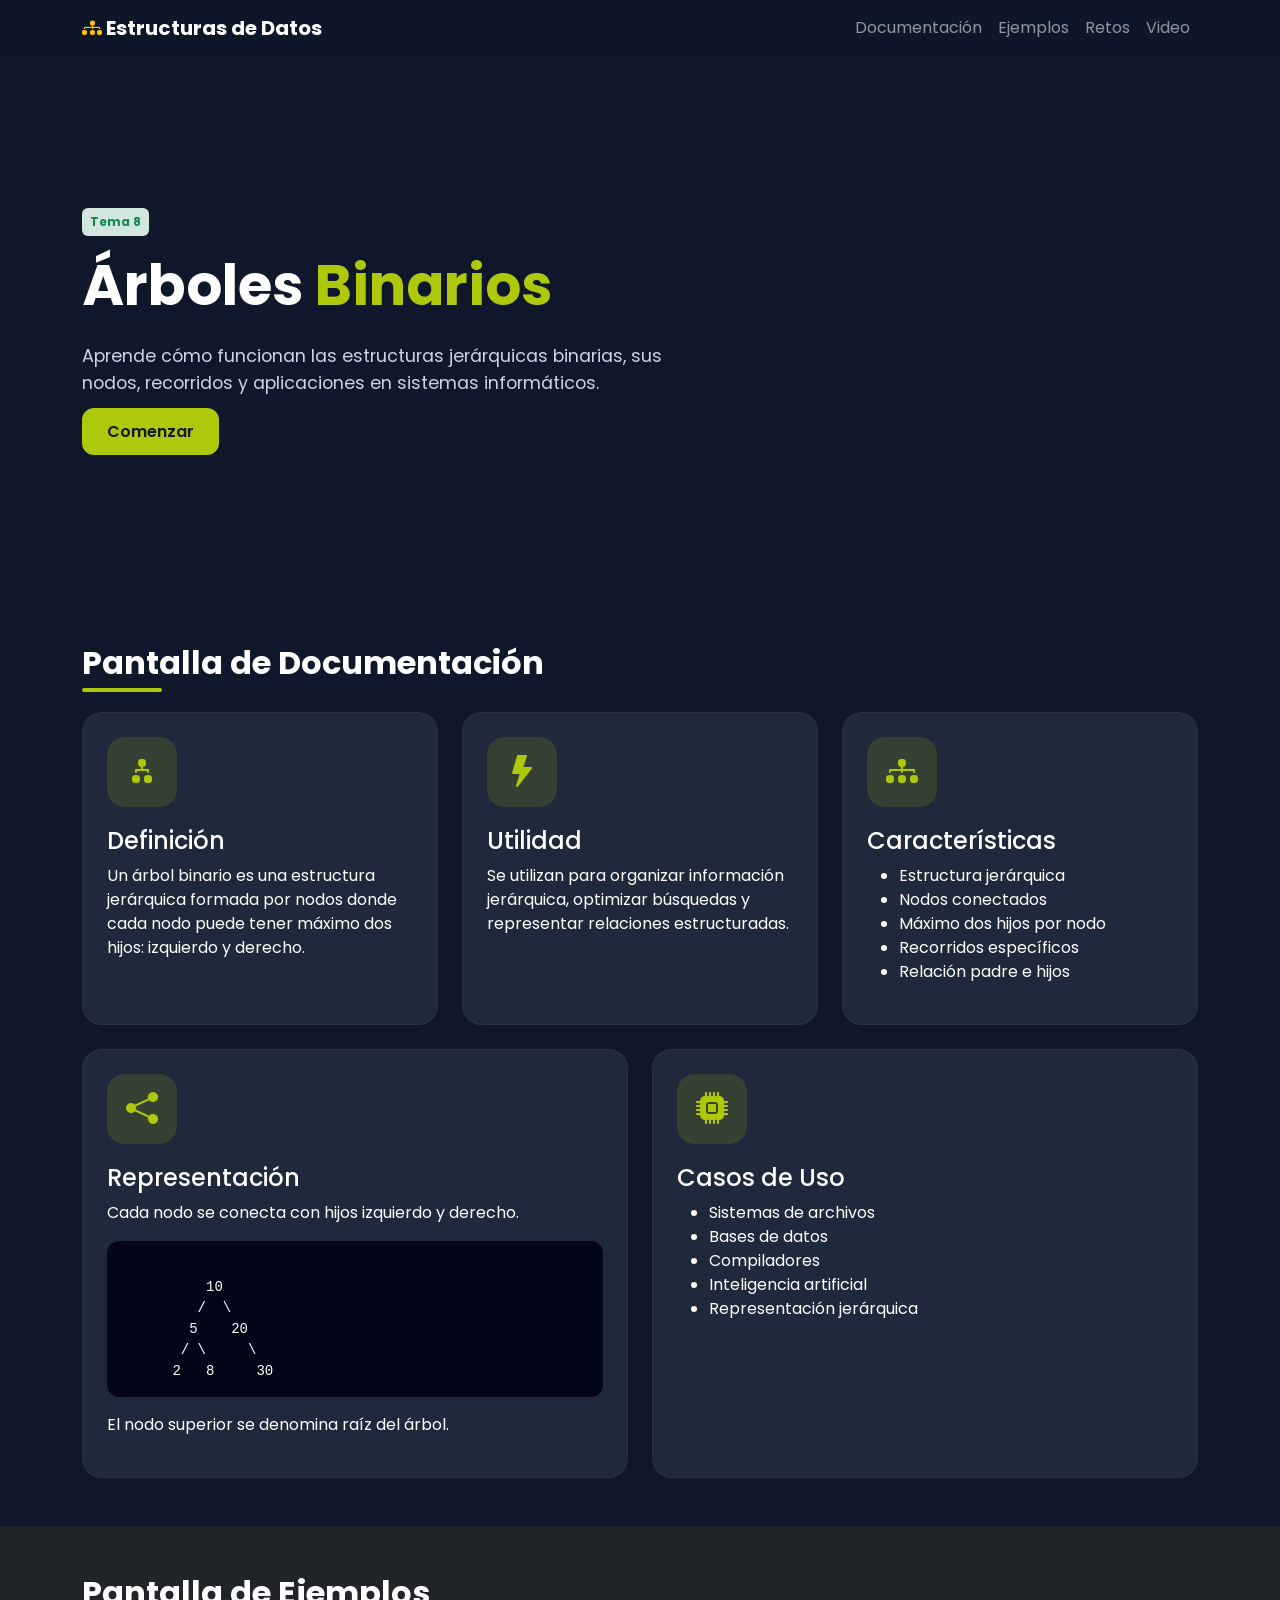
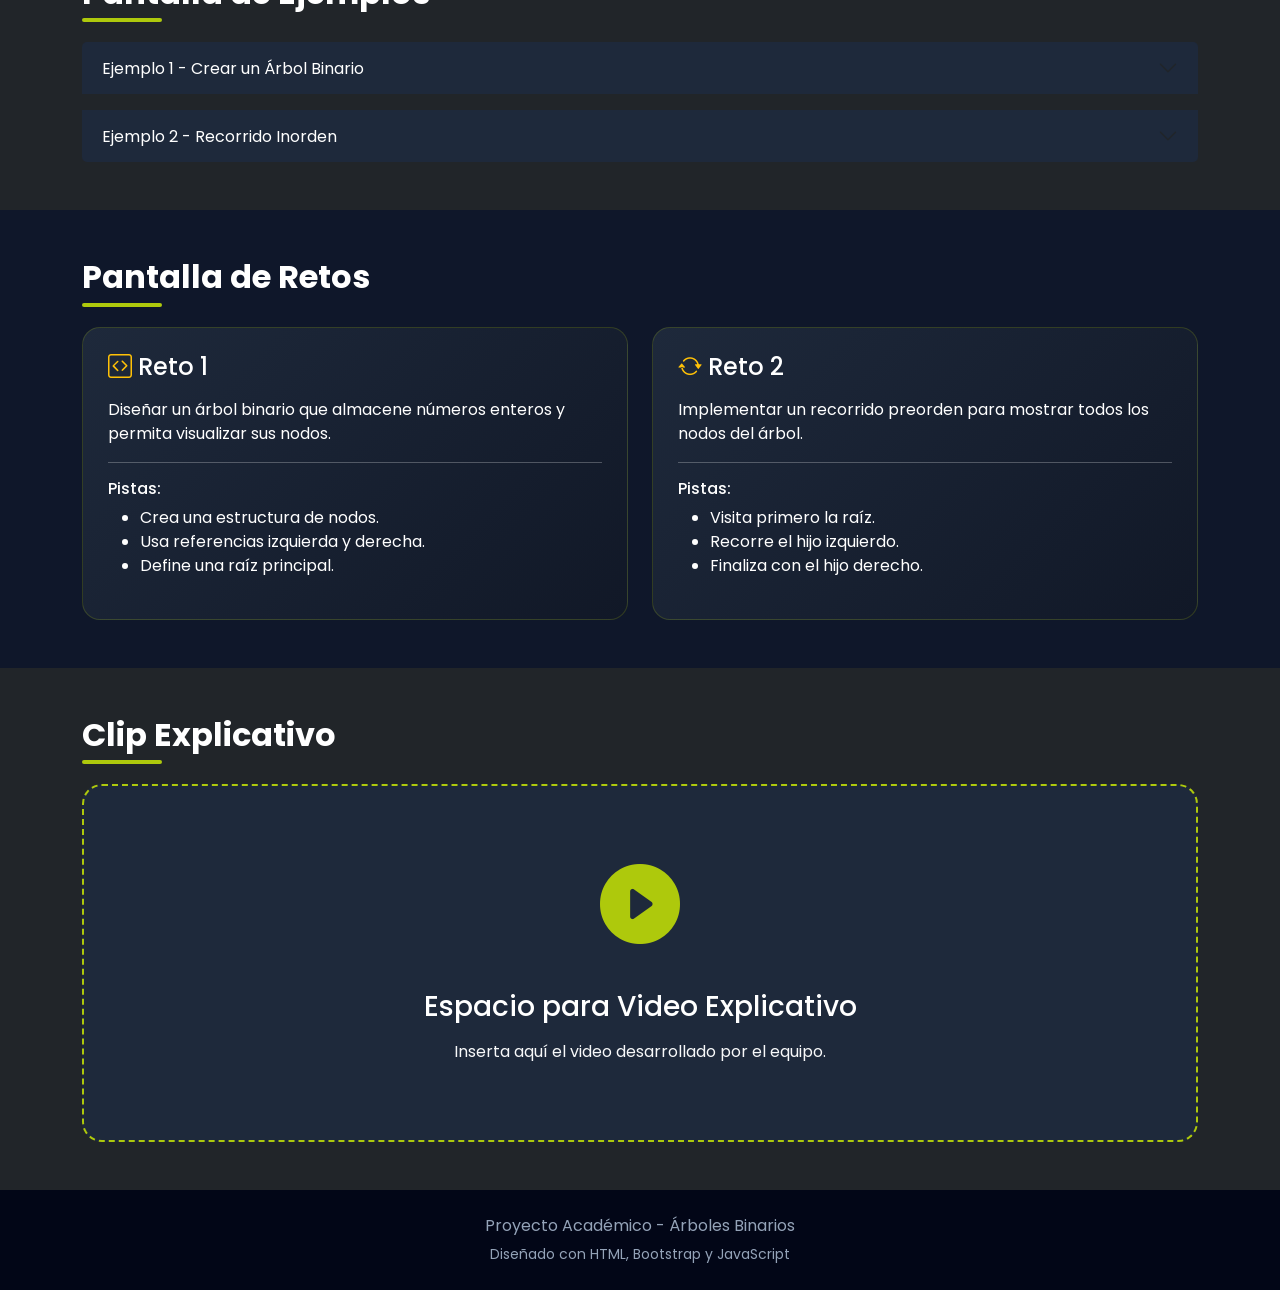
<file: parte-2-manual-estructura-datos/temas/08-arboles-binarios.html>
<!DOCTYPE html>
<html lang="es">

<head>
    <meta charset="UTF-8">
    <meta name="viewport" content="width=device-width, initial-scale=1.0">
    <title>Árboles Binarios</title>

    <link href="https://cdn.jsdelivr.net/npm/bootstrap@5.3.3/dist/css/bootstrap.min.css" rel="stylesheet">

    <link rel="stylesheet"
        href="https://cdn.jsdelivr.net/npm/bootstrap-icons@1.11.3/font/bootstrap-icons.min.css">

    <link rel="preconnect" href="https://fonts.googleapis.com">

    <link href="https://fonts.googleapis.com/css2?family=Poppins:wght@300;400;500;600;700&display=swap"
        rel="stylesheet">

    <style>
        * {
            font-family: 'Poppins', sans-serif;
        }

        body {
            background: #0f172a;
            color: white;
            overflow-x: hidden;
        }

        .navbar {
            background: rgba(15, 23, 42, 0.95);
            backdrop-filter: blur(10px);
        }

        .hero {
            min-height: 60vh;
            display: flex;
            align-items: center;
            background:
                linear-gradient(rgba(15, 23, 42, 0.9),
                    rgba(15, 23, 42, 0.95)),
                url('https://images.unsplash.com/photo-1516321318423-f06f85e504b3?q=80&w=1600&auto=format&fit=crop');
            background-size: cover;
            background-position: center;
        }

        .hero-title {
            font-size: 3.5rem;
            font-weight: 700;
        }

        .hero-text {
            color: #cbd5e1;
            font-size: 1.1rem;
        }

        .btn-custom {
            background: #aec90c;
            border: none;
            color: #111827;
            font-weight: 600;
            padding: 12px 25px;
            border-radius: 12px;
            transition: 0.3s;
            text-decoration: none;
        }

        .btn-custom:hover {
            background: #d2ef1c;
            transform: translateY(-2px);
            color: #111827;
        }

        .section-title {
            font-size: 2rem;
            font-weight: 700;
            margin-bottom: 30px;
            position: relative;
        }

        .section-title::after {
            content: "";
            width: 80px;
            height: 4px;
            background: #aec90c;
            position: absolute;
            bottom: -10px;
            left: 0;
            border-radius: 50px;
        }

        .card-custom {
            background: #1e293b;
            border: 1px solid rgba(255, 255, 255, 0.05);
            border-radius: 20px;
            transition: 0.3s;
            height: 100%;
        }

        .card-custom:hover {
            transform: translateY(-6px);
            border-color: #aec90c;
        }

        .icon-box {
            width: 70px;
            height: 70px;
            background: rgba(174, 201, 12, 0.15);
            border-radius: 18px;
            display: flex;
            align-items: center;
            justify-content: center;
            margin-bottom: 20px;
        }

        .icon-box i {
            font-size: 2rem;
            color: #aec90c;
        }

        .accordion-button {
            background: #1e293b;
            color: white;
        }

        .accordion-button:not(.collapsed) {
            background: #aec90c;
            color: #111827;
        }

        .accordion-body {
            background: #0f172a;
            color: #e2e8f0;
        }

        .example-step {
            border-left: 4px solid #aec90c;
            padding-left: 15px;
            margin-bottom: 20px;
        }

        .challenge-box {
            background: linear-gradient(135deg, #1e293b, #111827);
            border-radius: 18px;
            padding: 25px;
            height: 100%;
            border: 1px solid rgba(174, 201, 12, 0.2);
        }

        .video-container {
            background: #1e293b;
            border: 2px dashed #aec90c;
            border-radius: 20px;
            padding: 60px 20px;
            text-align: center;
        }

        pre {
            background: #020617;
            padding: 15px;
            border-radius: 12px;
            overflow-x: auto;
        }

        footer {
            background: #020617;
            color: #94a3b8;
        }

        html {
            scroll-behavior: smooth;
        }
    </style>
</head>

<body>

    <nav class="navbar navbar-expand-lg navbar-dark sticky-top">

        <div class="container">

            <a class="navbar-brand fw-bold" href="../index.html">
                <i class="bi bi-diagram-3-fill text-warning"></i>
                Estructuras de Datos
            </a>

            <button class="navbar-toggler"
                type="button"
                data-bs-toggle="collapse"
                data-bs-target="#menu">

                <span class="navbar-toggler-icon"></span>

            </button>

            <div class="collapse navbar-collapse" id="menu">

                <ul class="navbar-nav ms-auto">

                    <li class="nav-item">
                        <a class="nav-link" href="#documentacion">
                            Documentación
                        </a>
                    </li>

                    <li class="nav-item">
                        <a class="nav-link" href="#ejemplos">
                            Ejemplos
                        </a>
                    </li>

                    <li class="nav-item">
                        <a class="nav-link" href="#retos">
                            Retos
                        </a>
                    </li>

                    <li class="nav-item">
                        <a class="nav-link" href="#video">
                            Video
                        </a>
                    </li>

                </ul>

            </div>

        </div>

    </nav>

    <section class="hero">

        <div class="container">

            <div class="row align-items-center">

                <div class="col-lg-7">

                    <span class="badge bg-success-subtle text-success mb-3 p-2">
                        Tema 8
                    </span>

                    <h1 class="hero-title">
                        Árboles
                        <span style="color:#aec90c;">
                            Binarios
                        </span>
                    </h1>

                    <p class="hero-text mt-4">
                        Aprende cómo funcionan las estructuras jerárquicas binarias,
                        sus nodos, recorridos y aplicaciones en sistemas informáticos.
                    </p>

                    <div class="mt-4">

                        <a href="#documentacion" class="btn-custom">
                            Comenzar
                        </a>

                    </div>

                </div>

            </div>

        </div>

    </section>

    <section id="documentacion" class="py-5">

        <div class="container">

            <h2 class="section-title">
                Pantalla de Documentación
            </h2>

            <div class="row g-4">

                <div class="col-md-6 col-lg-4">

                    <div class="card-custom p-4">

                        <div class="icon-box">
                            <i class="bi bi-diagram-2-fill"></i>
                        </div>

                        <h4>Definición</h4>

                        <p>
                            Un árbol binario es una estructura jerárquica formada
                            por nodos donde cada nodo puede tener máximo dos hijos:
                            izquierdo y derecho.
                        </p>

                    </div>

                </div>

                <div class="col-md-6 col-lg-4">

                    <div class="card-custom p-4">

                        <div class="icon-box">
                            <i class="bi bi-lightning-fill"></i>
                        </div>

                        <h4>Utilidad</h4>

                        <p>
                            Se utilizan para organizar información jerárquica,
                            optimizar búsquedas y representar relaciones estructuradas.
                        </p>

                    </div>

                </div>

                <div class="col-md-6 col-lg-4">

                    <div class="card-custom p-4">

                        <div class="icon-box">
                            <i class="bi bi-diagram-3-fill"></i>
                        </div>

                        <h4>Características</h4>

                        <ul>
                            <li>Estructura jerárquica</li>
                            <li>Nodos conectados</li>
                            <li>Máximo dos hijos por nodo</li>
                            <li>Recorridos específicos</li>
                            <li>Relación padre e hijos</li>
                        </ul>

                    </div>

                </div>

                <div class="col-md-6">

                    <div class="card-custom p-4">

                        <div class="icon-box">
                            <i class="bi bi-share-fill"></i>
                        </div>

                        <h4>Representación</h4>

                        <p>
                            Cada nodo se conecta con hijos izquierdo y derecho.
                        </p>

<pre><code>
          10
         /  \
        5    20
       / \     \
      2   8     30
</code></pre>

                        <p class="mt-3">
                            El nodo superior se denomina raíz del árbol.
                        </p>

                    </div>

                </div>

                <div class="col-md-6">

                    <div class="card-custom p-4">

                        <div class="icon-box">
                            <i class="bi bi-cpu-fill"></i>
                        </div>

                        <h4>Casos de Uso</h4>

                        <ul>
                            <li>Sistemas de archivos</li>
                            <li>Bases de datos</li>
                            <li>Compiladores</li>
                            <li>Inteligencia artificial</li>
                            <li>Representación jerárquica</li>
                        </ul>

                    </div>

                </div>

            </div>

        </div>

    </section>

    <section id="ejemplos" class="py-5 bg-dark">

        <div class="container">

            <h2 class="section-title">
                Pantalla de Ejemplos
            </h2>

            <div class="accordion" id="accordionExample">

                <div class="accordion-item bg-dark border-0 mb-3">

                    <h2 class="accordion-header">

                        <button class="accordion-button collapsed"
                            type="button"
                            data-bs-toggle="collapse"
                            data-bs-target="#ejemplo1">

                            Ejemplo 1 - Crear un Árbol Binario

                        </button>

                    </h2>

                    <div id="ejemplo1"
                        class="accordion-collapse collapse"
                        data-bs-parent="#accordionExample">

                        <div class="accordion-body">

                            <div class="example-step">

                                <h6>Paso 1</h6>

                                <p>
                                    Crear el nodo raíz del árbol.
                                </p>

<pre><code>
Nodo *raiz = new Nodo(10);
</code></pre>

                            </div>

                            <div class="example-step">

                                <h6>Paso 2</h6>

                                <p>
                                    Agregar nodos hijos izquierdo y derecho.
                                </p>

<pre><code>
raiz->izq = new Nodo(5);
raiz->der = new Nodo(20);
</code></pre>

                            </div>

                            <div class="example-step">

                                <h6>Paso 3</h6>

                                <p>
                                    El árbol tendrá una estructura jerárquica organizada.
                                </p>

                            </div>

                        </div>

                    </div>

                </div>

                <div class="accordion-item bg-dark border-0">

                    <h2 class="accordion-header">

                        <button class="accordion-button collapsed"
                            type="button"
                            data-bs-toggle="collapse"
                            data-bs-target="#ejemplo2">

                            Ejemplo 2 - Recorrido Inorden

                        </button>

                    </h2>

                    <div id="ejemplo2"
                        class="accordion-collapse collapse"
                        data-bs-parent="#accordionExample">

                        <div class="accordion-body">

                            <div class="example-step">

                                <h6>Paso 1</h6>

                                <p>
                                    Recorrer primero el subárbol izquierdo.
                                </p>

                            </div>

                            <div class="example-step">

                                <h6>Paso 2</h6>

                                <p>
                                    Mostrar el nodo actual.
                                </p>

                            </div>

                            <div class="example-step">

                                <h6>Paso 3</h6>

                                <p>
                                    Recorrer finalmente el subárbol derecho.
                                </p>

<pre><code>
Inorden:
2 - 5 - 8 - 10 - 20 - 30
</code></pre>

                            </div>

                        </div>

                    </div>

                </div>

            </div>

        </div>

    </section>

    <section id="retos" class="py-5">

        <div class="container">

            <h2 class="section-title">
                Pantalla de Retos
            </h2>

            <div class="row g-4">

                <div class="col-lg-6">

                    <div class="challenge-box">

                        <h4>
                            <i class="bi bi-code-square text-warning"></i>
                            Reto 1
                        </h4>

                        <p class="mt-3">
                            Diseñar un árbol binario que almacene números enteros
                            y permita visualizar sus nodos.
                        </p>

                        <hr>

                        <h6>Pistas:</h6>

                        <ul>
                            <li>Crea una estructura de nodos.</li>
                            <li>Usa referencias izquierda y derecha.</li>
                            <li>Define una raíz principal.</li>
                        </ul>

                    </div>

                </div>

                <div class="col-lg-6">

                    <div class="challenge-box">

                        <h4>
                            <i class="bi bi-arrow-repeat text-warning"></i>
                            Reto 2
                        </h4>

                        <p class="mt-3">
                            Implementar un recorrido preorden para mostrar
                            todos los nodos del árbol.
                        </p>

                        <hr>

                        <h6>Pistas:</h6>

                        <ul>
                            <li>Visita primero la raíz.</li>
                            <li>Recorre el hijo izquierdo.</li>
                            <li>Finaliza con el hijo derecho.</li>
                        </ul>

                    </div>

                </div>

            </div>

        </div>

    </section>

    <section id="video" class="py-5 bg-dark">

        <div class="container">

            <h2 class="section-title">
                Clip Explicativo
            </h2>

            <div class="video-container">

                <i class="bi bi-play-circle-fill"
                    style="font-size: 5rem; color:#aec90c;"></i>

                <h3 class="mt-4">
                    Espacio para Video Explicativo
                </h3>

                <p class="text-light mt-3">
                    Inserta aquí el video desarrollado por el equipo.
                </p>

            </div>

        </div>

    </section>

    <footer class="py-4">

        <div class="container text-center">

            <p class="mb-1">
                Proyecto Académico - Árboles Binarios
            </p>

            <small>
                Diseñado con HTML, Bootstrap y JavaScript
            </small>

        </div>

    </footer>

    <script src="https://cdn.jsdelivr.net/npm/bootstrap@5.3.3/dist/js/bootstrap.bundle.min.js"></script>

</body>

</html>
</file>
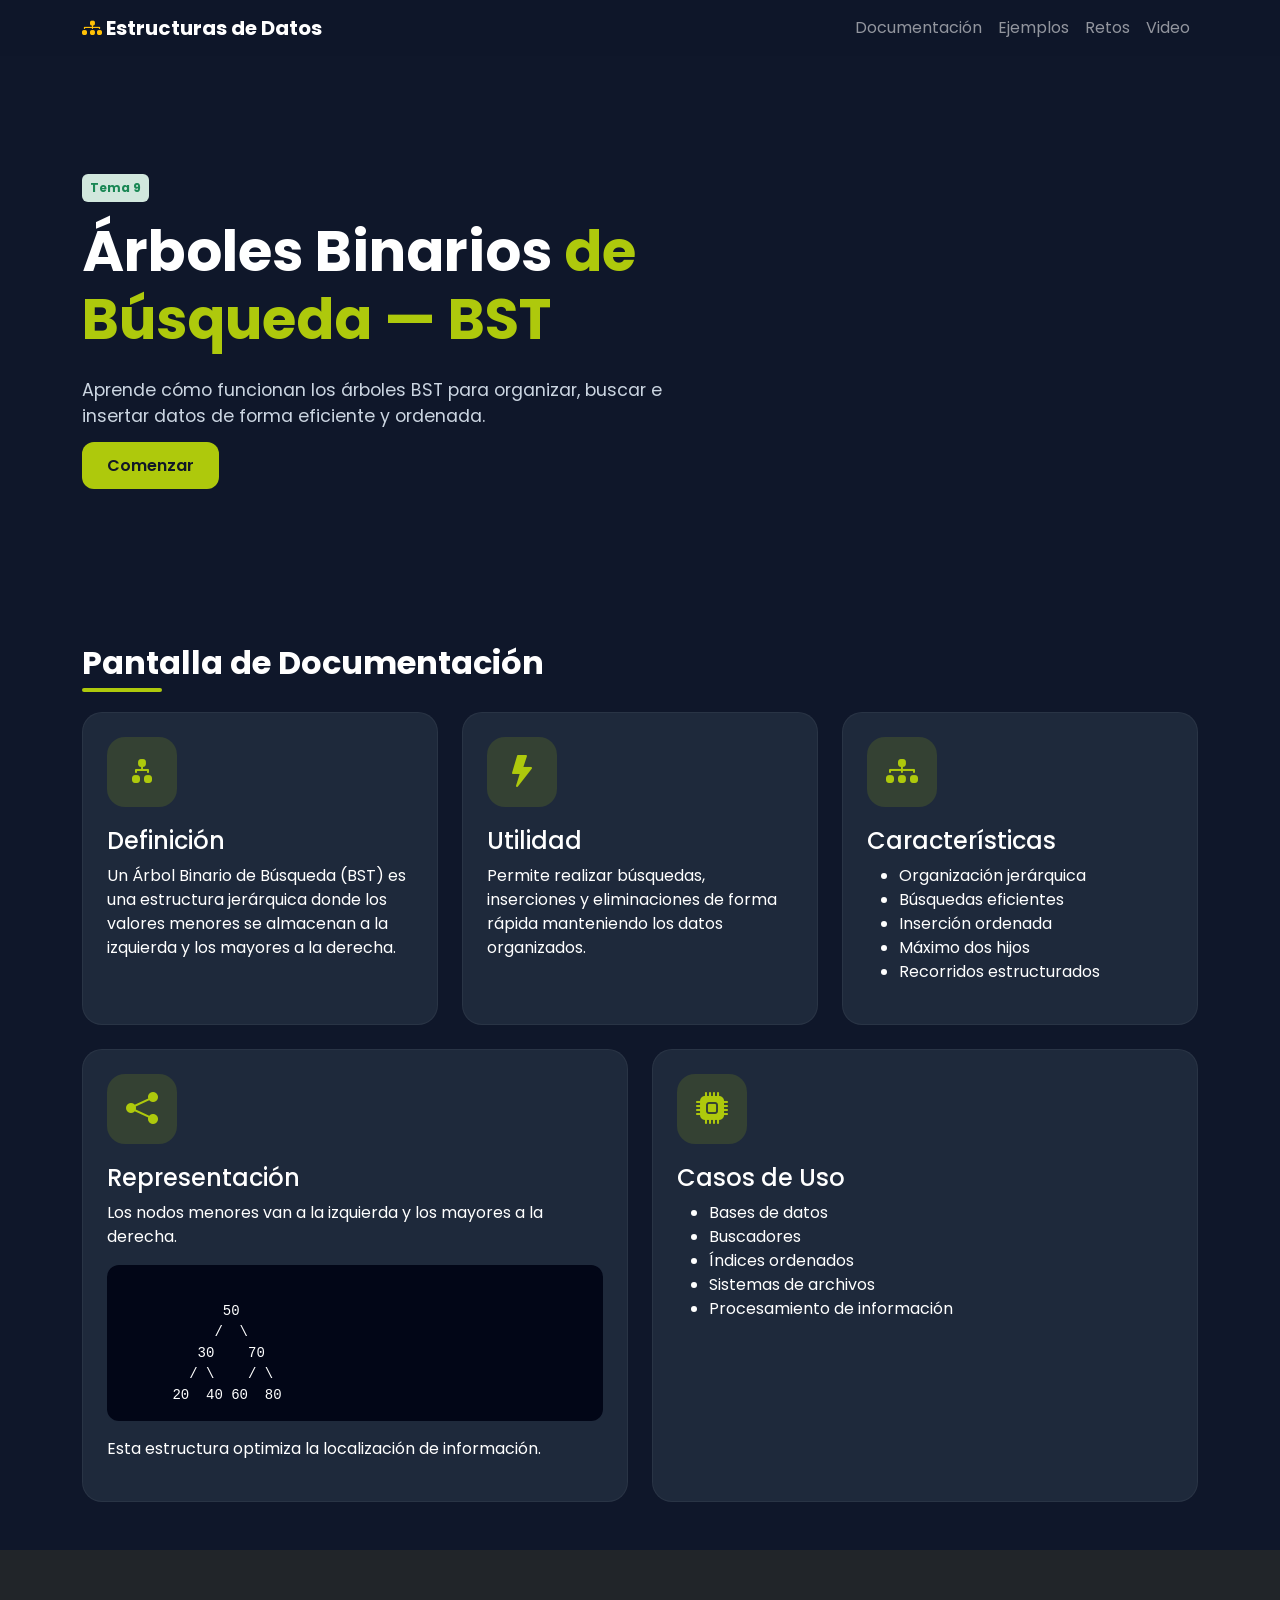
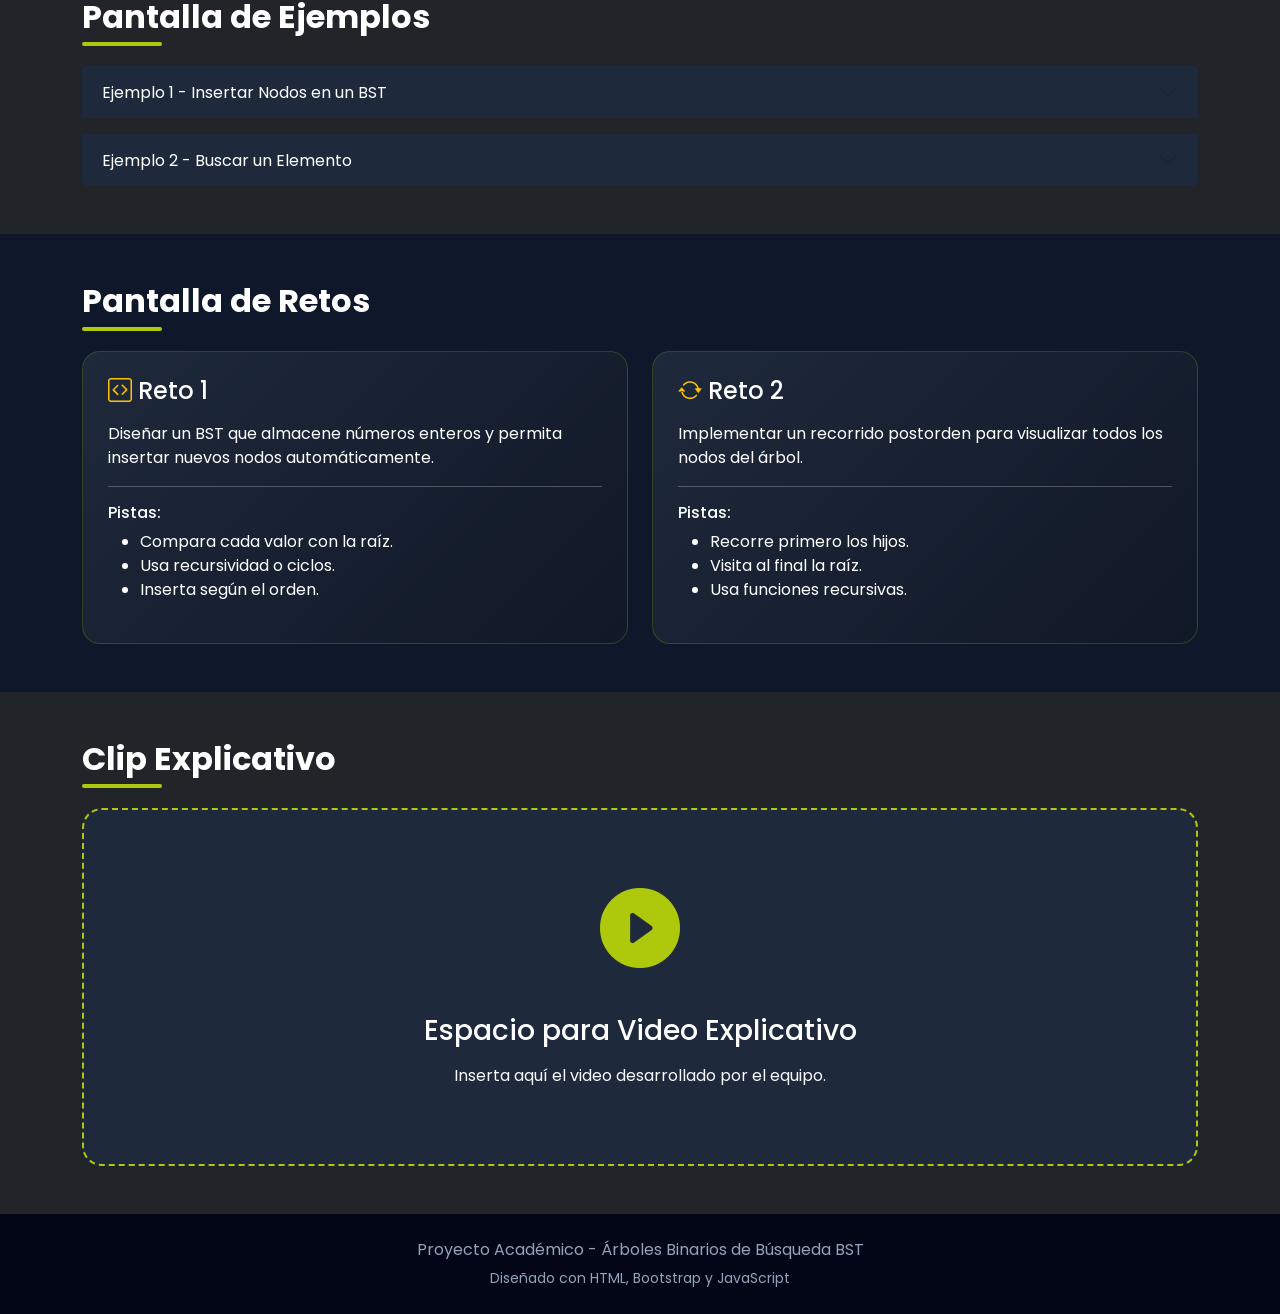
<file: parte-2-manual-estructura-datos/temas/09-bst.html>
<!DOCTYPE html>
<html lang="es">

<head>
    <meta charset="UTF-8">
    <meta name="viewport" content="width=device-width, initial-scale=1.0">
    <title>Árboles Binarios de Búsqueda — BST</title>

    <link href="https://cdn.jsdelivr.net/npm/bootstrap@5.3.3/dist/css/bootstrap.min.css" rel="stylesheet">

    <link rel="stylesheet"
        href="https://cdn.jsdelivr.net/npm/bootstrap-icons@1.11.3/font/bootstrap-icons.min.css">

    <link rel="preconnect" href="https://fonts.googleapis.com">

    <link href="https://fonts.googleapis.com/css2?family=Poppins:wght@300;400;500;600;700&display=swap"
        rel="stylesheet">

    <style>
        * {
            font-family: 'Poppins', sans-serif;
        }

        body {
            background: #0f172a;
            color: white;
            overflow-x: hidden;
        }

        .navbar {
            background: rgba(15, 23, 42, 0.95);
            backdrop-filter: blur(10px);
        }

        .hero {
            min-height: 60vh;
            display: flex;
            align-items: center;
            background:
                linear-gradient(rgba(15, 23, 42, 0.9),
                    rgba(15, 23, 42, 0.95)),
                url('https://images.unsplash.com/photo-1515879218367-8466d910aaa4?q=80&w=1600&auto=format&fit=crop');
            background-size: cover;
            background-position: center;
        }

        .hero-title {
            font-size: 3.5rem;
            font-weight: 700;
        }

        .hero-text {
            color: #cbd5e1;
            font-size: 1.1rem;
        }

        .btn-custom {
            background: #aec90c;
            border: none;
            color: #111827;
            font-weight: 600;
            padding: 12px 25px;
            border-radius: 12px;
            transition: 0.3s;
            text-decoration: none;
        }

        .btn-custom:hover {
            background: #d2ef1c;
            transform: translateY(-2px);
            color: #111827;
        }

        .section-title {
            font-size: 2rem;
            font-weight: 700;
            margin-bottom: 30px;
            position: relative;
        }

        .section-title::after {
            content: "";
            width: 80px;
            height: 4px;
            background: #aec90c;
            position: absolute;
            bottom: -10px;
            left: 0;
            border-radius: 50px;
        }

        .card-custom {
            background: #1e293b;
            border: 1px solid rgba(255, 255, 255, 0.05);
            border-radius: 20px;
            transition: 0.3s;
            height: 100%;
        }

        .card-custom:hover {
            transform: translateY(-6px);
            border-color: #aec90c;
        }

        .icon-box {
            width: 70px;
            height: 70px;
            background: rgba(174, 201, 12, 0.15);
            border-radius: 18px;
            display: flex;
            align-items: center;
            justify-content: center;
            margin-bottom: 20px;
        }

        .icon-box i {
            font-size: 2rem;
            color: #aec90c;
        }

        .accordion-button {
            background: #1e293b;
            color: white;
        }

        .accordion-button:not(.collapsed) {
            background: #aec90c;
            color: #111827;
        }

        .accordion-body {
            background: #0f172a;
            color: #e2e8f0;
        }

        .example-step {
            border-left: 4px solid #aec90c;
            padding-left: 15px;
            margin-bottom: 20px;
        }

        .challenge-box {
            background: linear-gradient(135deg, #1e293b, #111827);
            border-radius: 18px;
            padding: 25px;
            height: 100%;
            border: 1px solid rgba(174, 201, 12, 0.2);
        }

        .video-container {
            background: #1e293b;
            border: 2px dashed #aec90c;
            border-radius: 20px;
            padding: 60px 20px;
            text-align: center;
        }

        pre {
            background: #020617;
            padding: 15px;
            border-radius: 12px;
            overflow-x: auto;
        }

        footer {
            background: #020617;
            color: #94a3b8;
        }

        html {
            scroll-behavior: smooth;
        }
    </style>
</head>

<body>

    <nav class="navbar navbar-expand-lg navbar-dark sticky-top">

        <div class="container">

            <a class="navbar-brand fw-bold" href="../index.html">
                <i class="bi bi-diagram-3-fill text-warning"></i>
                Estructuras de Datos
            </a>

            <button class="navbar-toggler"
                type="button"
                data-bs-toggle="collapse"
                data-bs-target="#menu">

                <span class="navbar-toggler-icon"></span>

            </button>

            <div class="collapse navbar-collapse" id="menu">

                <ul class="navbar-nav ms-auto">

                    <li class="nav-item">
                        <a class="nav-link" href="#documentacion">
                            Documentación
                        </a>
                    </li>

                    <li class="nav-item">
                        <a class="nav-link" href="#ejemplos">
                            Ejemplos
                        </a>
                    </li>

                    <li class="nav-item">
                        <a class="nav-link" href="#retos">
                            Retos
                        </a>
                    </li>

                    <li class="nav-item">
                        <a class="nav-link" href="#video">
                            Video
                        </a>
                    </li>

                </ul>

            </div>

        </div>

    </nav>

    <section class="hero">

        <div class="container">

            <div class="row align-items-center">

                <div class="col-lg-7">

                    <span class="badge bg-success-subtle text-success mb-3 p-2">
                        Tema 9
                    </span>

                    <h1 class="hero-title">
                        Árboles Binarios
                        <span style="color:#aec90c;">
                            de Búsqueda — BST
                        </span>
                    </h1>

                    <p class="hero-text mt-4">
                        Aprende cómo funcionan los árboles BST para organizar,
                        buscar e insertar datos de forma eficiente y ordenada.
                    </p>

                    <div class="mt-4">

                        <a href="#documentacion" class="btn-custom">
                            Comenzar
                        </a>

                    </div>

                </div>

            </div>

        </div>

    </section>

    <section id="documentacion" class="py-5">

        <div class="container">

            <h2 class="section-title">
                Pantalla de Documentación
            </h2>

            <div class="row g-4">

                <div class="col-md-6 col-lg-4">

                    <div class="card-custom p-4">

                        <div class="icon-box">
                            <i class="bi bi-diagram-2-fill"></i>
                        </div>

                        <h4>Definición</h4>

                        <p>
                            Un Árbol Binario de Búsqueda (BST) es una estructura
                            jerárquica donde los valores menores se almacenan a la izquierda
                            y los mayores a la derecha.
                        </p>

                    </div>

                </div>

                <div class="col-md-6 col-lg-4">

                    <div class="card-custom p-4">

                        <div class="icon-box">
                            <i class="bi bi-lightning-fill"></i>
                        </div>

                        <h4>Utilidad</h4>

                        <p>
                            Permite realizar búsquedas, inserciones y eliminaciones
                            de forma rápida manteniendo los datos organizados.
                        </p>

                    </div>

                </div>

                <div class="col-md-6 col-lg-4">

                    <div class="card-custom p-4">

                        <div class="icon-box">
                            <i class="bi bi-diagram-3-fill"></i>
                        </div>

                        <h4>Características</h4>

                        <ul>
                            <li>Organización jerárquica</li>
                            <li>Búsquedas eficientes</li>
                            <li>Inserción ordenada</li>
                            <li>Máximo dos hijos</li>
                            <li>Recorridos estructurados</li>
                        </ul>

                    </div>

                </div>

                <div class="col-md-6">

                    <div class="card-custom p-4">

                        <div class="icon-box">
                            <i class="bi bi-share-fill"></i>
                        </div>

                        <h4>Representación</h4>

                        <p>
                            Los nodos menores van a la izquierda y los mayores a la derecha.
                        </p>

<pre><code>
            50
           /  \
         30    70
        / \    / \
      20  40 60  80
</code></pre>

                        <p class="mt-3">
                            Esta estructura optimiza la localización de información.
                        </p>

                    </div>

                </div>

                <div class="col-md-6">

                    <div class="card-custom p-4">

                        <div class="icon-box">
                            <i class="bi bi-cpu-fill"></i>
                        </div>

                        <h4>Casos de Uso</h4>

                        <ul>
                            <li>Bases de datos</li>
                            <li>Buscadores</li>
                            <li>Índices ordenados</li>
                            <li>Sistemas de archivos</li>
                            <li>Procesamiento de información</li>
                        </ul>

                    </div>

                </div>

            </div>

        </div>

    </section>

    <section id="ejemplos" class="py-5 bg-dark">

        <div class="container">

            <h2 class="section-title">
                Pantalla de Ejemplos
            </h2>

            <div class="accordion" id="accordionExample">

                <div class="accordion-item bg-dark border-0 mb-3">

                    <h2 class="accordion-header">

                        <button class="accordion-button collapsed"
                            type="button"
                            data-bs-toggle="collapse"
                            data-bs-target="#ejemplo1">

                            Ejemplo 1 - Insertar Nodos en un BST

                        </button>

                    </h2>

                    <div id="ejemplo1"
                        class="accordion-collapse collapse"
                        data-bs-parent="#accordionExample">

                        <div class="accordion-body">

                            <div class="example-step">

                                <h6>Paso 1</h6>

                                <p>
                                    Crear el nodo raíz con el valor 50.
                                </p>

<pre><code>
Nodo *raiz = new Nodo(50);
</code></pre>

                            </div>

                            <div class="example-step">

                                <h6>Paso 2</h6>

                                <p>
                                    Insertar el valor 30 a la izquierda
                                    porque es menor que 50.
                                </p>

                            </div>

                            <div class="example-step">

                                <h6>Paso 3</h6>

                                <p>
                                    Insertar el valor 70 a la derecha
                                    porque es mayor que 50.
                                </p>

                            </div>

                        </div>

                    </div>

                </div>

                <div class="accordion-item bg-dark border-0">

                    <h2 class="accordion-header">

                        <button class="accordion-button collapsed"
                            type="button"
                            data-bs-toggle="collapse"
                            data-bs-target="#ejemplo2">

                            Ejemplo 2 - Buscar un Elemento

                        </button>

                    </h2>

                    <div id="ejemplo2"
                        class="accordion-collapse collapse"
                        data-bs-parent="#accordionExample">

                        <div class="accordion-body">

                            <div class="example-step">

                                <h6>Paso 1</h6>

                                <p>
                                    Buscar el número 60 comenzando desde la raíz.
                                </p>

                            </div>

                            <div class="example-step">

                                <h6>Paso 2</h6>

                                <p>
                                    Comparar el valor con cada nodo visitado.
                                </p>

<pre><code>
60 > 50 → derecha
60 < 70 → izquierda
</code></pre>

                            </div>

                            <div class="example-step">

                                <h6>Paso 3</h6>

                                <p>
                                    El nodo será encontrado en el subárbol izquierdo de 70.
                                </p>

                            </div>

                        </div>

                    </div>

                </div>

            </div>

        </div>

    </section>

    <section id="retos" class="py-5">

        <div class="container">

            <h2 class="section-title">
                Pantalla de Retos
            </h2>

            <div class="row g-4">

                <div class="col-lg-6">

                    <div class="challenge-box">

                        <h4>
                            <i class="bi bi-code-square text-warning"></i>
                            Reto 1
                        </h4>

                        <p class="mt-3">
                            Diseñar un BST que almacene números enteros
                            y permita insertar nuevos nodos automáticamente.
                        </p>

                        <hr>

                        <h6>Pistas:</h6>

                        <ul>
                            <li>Compara cada valor con la raíz.</li>
                            <li>Usa recursividad o ciclos.</li>
                            <li>Inserta según el orden.</li>
                        </ul>

                    </div>

                </div>

                <div class="col-lg-6">

                    <div class="challenge-box">

                        <h4>
                            <i class="bi bi-arrow-repeat text-warning"></i>
                            Reto 2
                        </h4>

                        <p class="mt-3">
                            Implementar un recorrido postorden
                            para visualizar todos los nodos del árbol.
                        </p>

                        <hr>

                        <h6>Pistas:</h6>

                        <ul>
                            <li>Recorre primero los hijos.</li>
                            <li>Visita al final la raíz.</li>
                            <li>Usa funciones recursivas.</li>
                        </ul>

                    </div>

                </div>

            </div>

        </div>

    </section>

    <section id="video" class="py-5 bg-dark">

        <div class="container">

            <h2 class="section-title">
                Clip Explicativo
            </h2>

            <div class="video-container">

                <i class="bi bi-play-circle-fill"
                    style="font-size: 5rem; color:#aec90c;"></i>

                <h3 class="mt-4">
                    Espacio para Video Explicativo
                </h3>

                <p class="text-light mt-3">
                    Inserta aquí el video desarrollado por el equipo.
                </p>

            </div>

        </div>

    </section>

    <footer class="py-4">

        <div class="container text-center">

            <p class="mb-1">
                Proyecto Académico - Árboles Binarios de Búsqueda BST
            </p>

            <small>
                Diseñado con HTML, Bootstrap y JavaScript
            </small>

        </div>

    </footer>

    <script src="https://cdn.jsdelivr.net/npm/bootstrap@5.3.3/dist/js/bootstrap.bundle.min.js"></script>

</body>

</html>
</file>
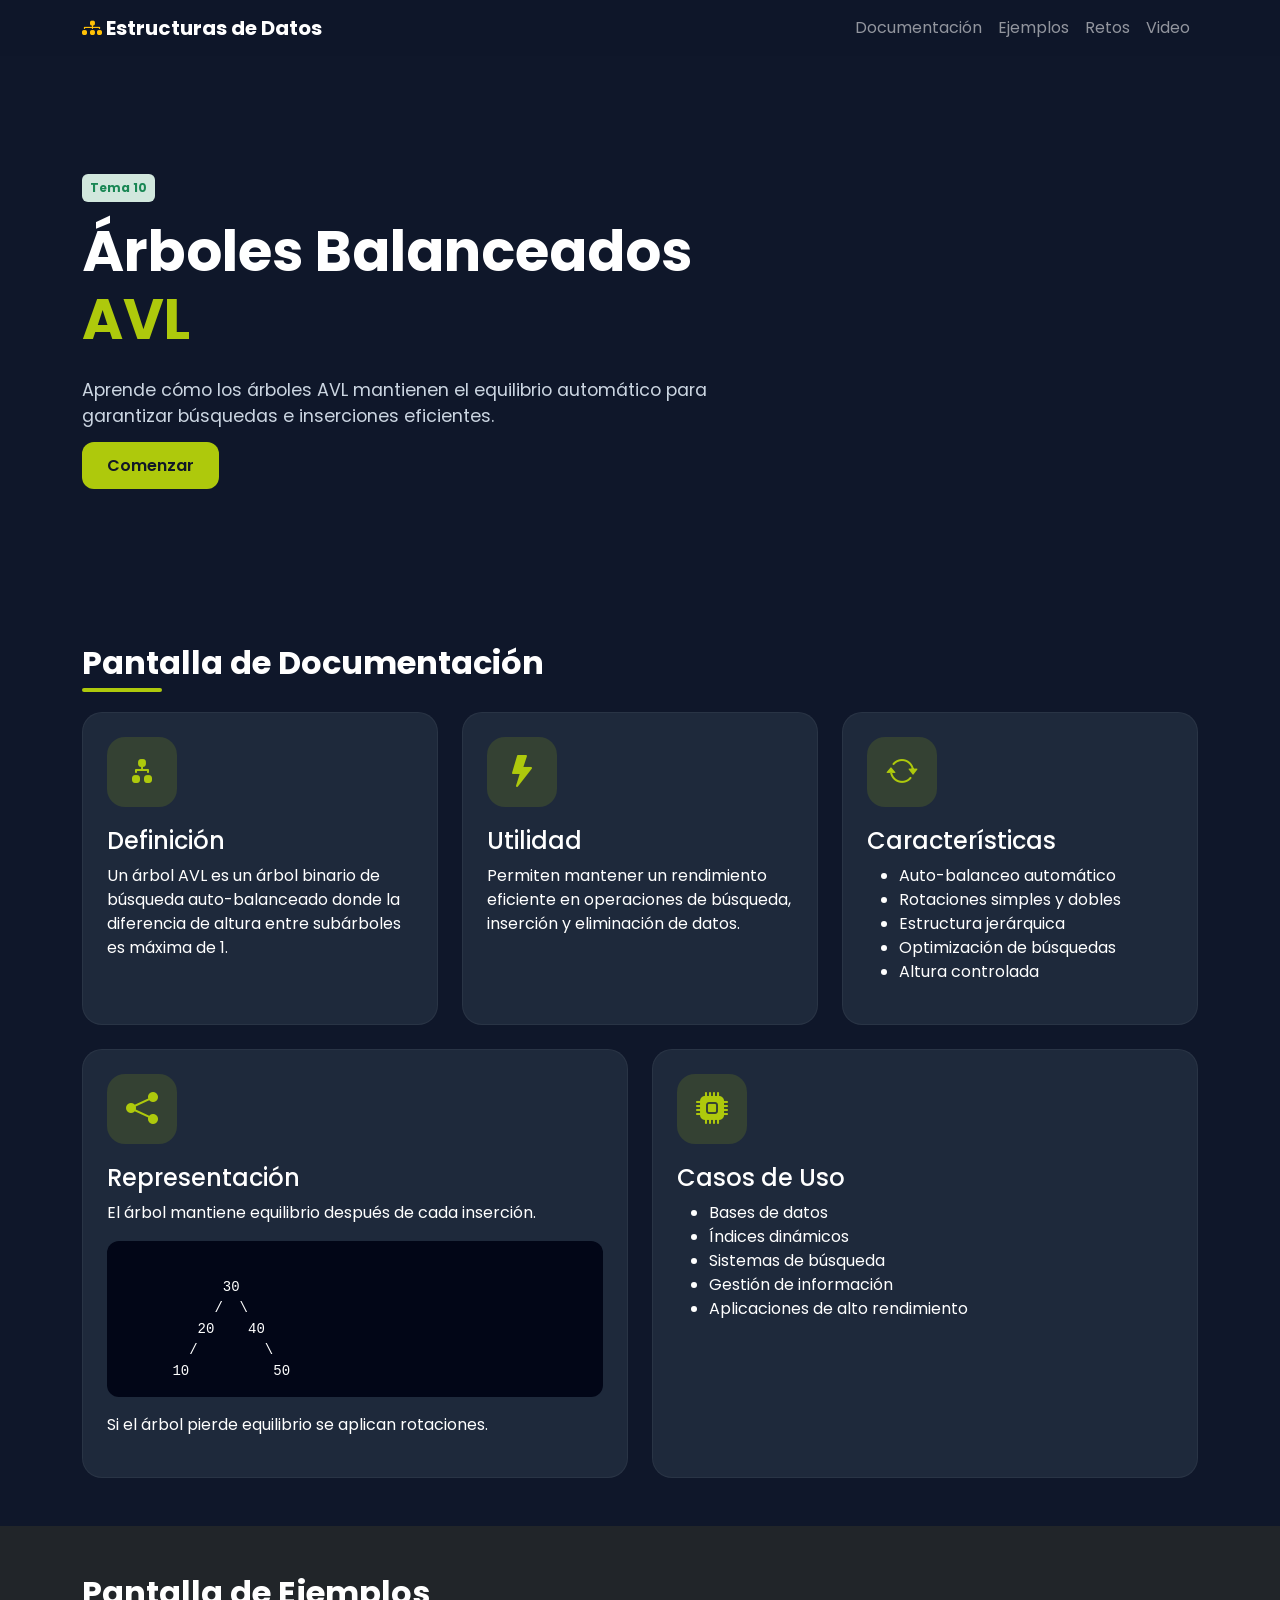
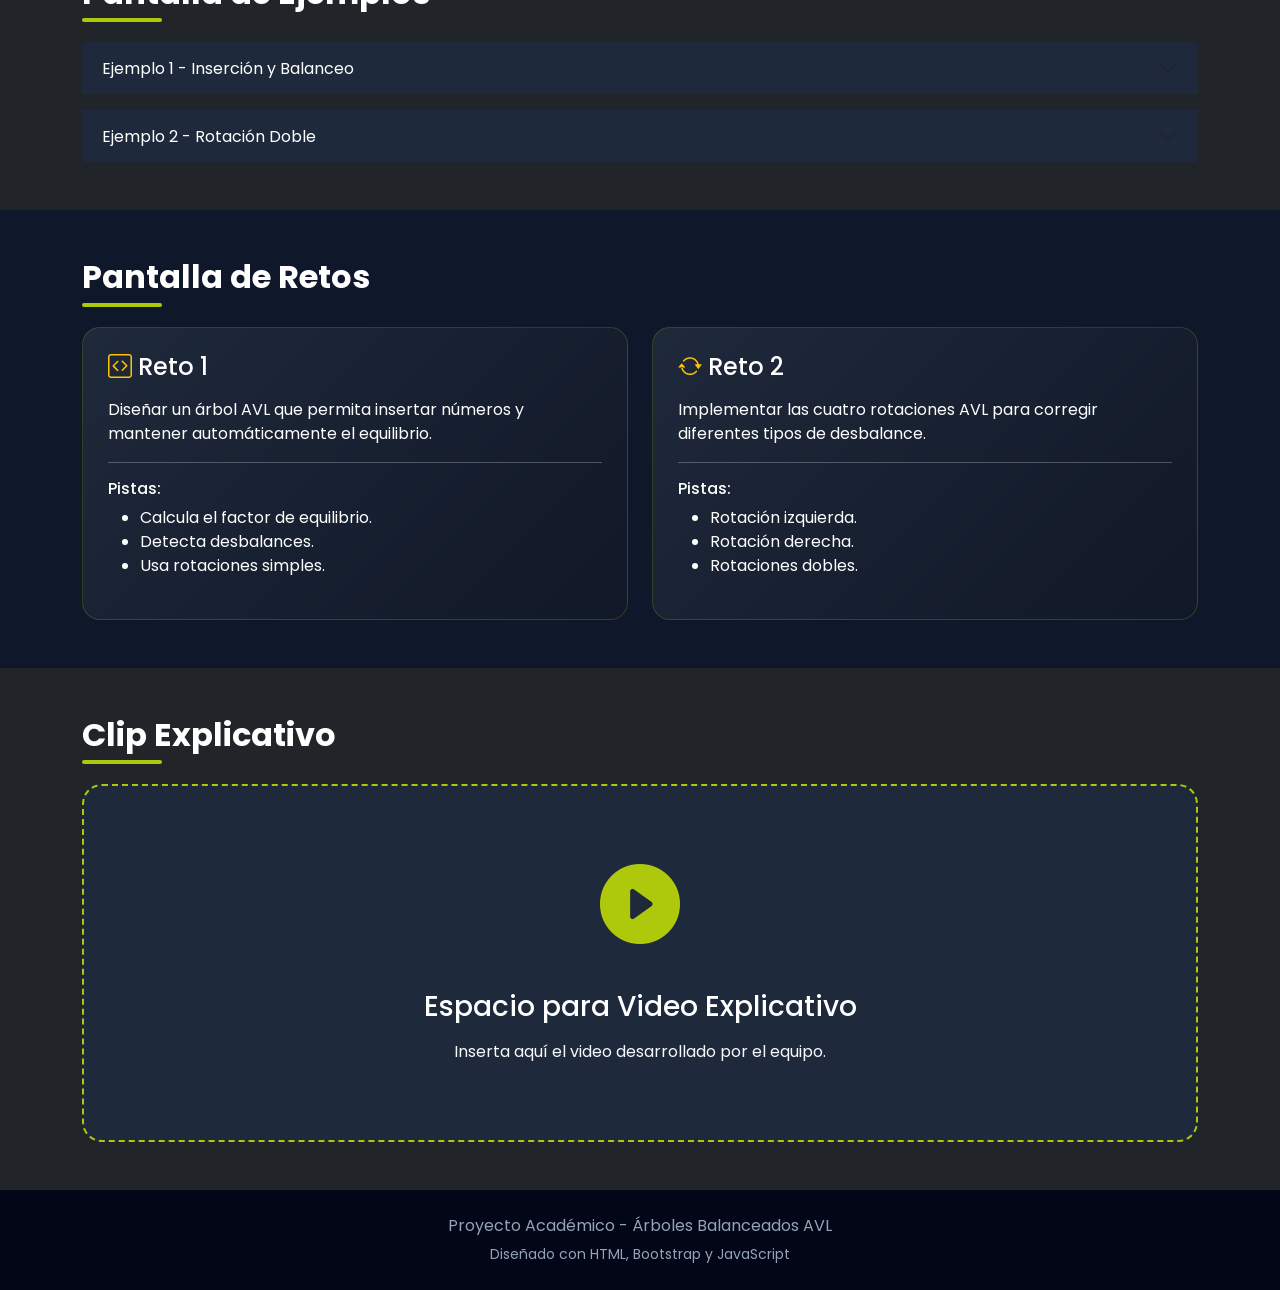
<file: parte-2-manual-estructura-datos/temas/10-avl.html>
<!DOCTYPE html>
<html lang="es">

<head>
    <meta charset="UTF-8">
    <meta name="viewport" content="width=device-width, initial-scale=1.0">
    <title>Árboles Balanceados — AVL</title>

    <link href="https://cdn.jsdelivr.net/npm/bootstrap@5.3.3/dist/css/bootstrap.min.css" rel="stylesheet">

    <link rel="stylesheet"
        href="https://cdn.jsdelivr.net/npm/bootstrap-icons@1.11.3/font/bootstrap-icons.min.css">

    <link rel="preconnect" href="https://fonts.googleapis.com">

    <link href="https://fonts.googleapis.com/css2?family=Poppins:wght@300;400;500;600;700&display=swap"
        rel="stylesheet">

    <style>
        * {
            font-family: 'Poppins', sans-serif;
        }

        body {
            background: #0f172a;
            color: white;
            overflow-x: hidden;
        }

        .navbar {
            background: rgba(15, 23, 42, 0.95);
            backdrop-filter: blur(10px);
        }

        .hero {
            min-height: 60vh;
            display: flex;
            align-items: center;
            background:
                linear-gradient(rgba(15, 23, 42, 0.9),
                    rgba(15, 23, 42, 0.95)),
                url('https://images.unsplash.com/photo-1516321318423-f06f85e504b3?q=80&w=1600&auto=format&fit=crop');
            background-size: cover;
            background-position: center;
        }

        .hero-title {
            font-size: 3.5rem;
            font-weight: 700;
        }

        .hero-text {
            color: #cbd5e1;
            font-size: 1.1rem;
        }

        .btn-custom {
            background: #aec90c;
            border: none;
            color: #111827;
            font-weight: 600;
            padding: 12px 25px;
            border-radius: 12px;
            transition: 0.3s;
            text-decoration: none;
        }

        .btn-custom:hover {
            background: #d2ef1c;
            transform: translateY(-2px);
            color: #111827;
        }

        .section-title {
            font-size: 2rem;
            font-weight: 700;
            margin-bottom: 30px;
            position: relative;
        }

        .section-title::after {
            content: "";
            width: 80px;
            height: 4px;
            background: #aec90c;
            position: absolute;
            bottom: -10px;
            left: 0;
            border-radius: 50px;
        }

        .card-custom {
            background: #1e293b;
            border: 1px solid rgba(255, 255, 255, 0.05);
            border-radius: 20px;
            transition: 0.3s;
            height: 100%;
        }

        .card-custom:hover {
            transform: translateY(-6px);
            border-color: #aec90c;
        }

        .icon-box {
            width: 70px;
            height: 70px;
            background: rgba(174, 201, 12, 0.15);
            border-radius: 18px;
            display: flex;
            align-items: center;
            justify-content: center;
            margin-bottom: 20px;
        }

        .icon-box i {
            font-size: 2rem;
            color: #aec90c;
        }

        .accordion-button {
            background: #1e293b;
            color: white;
        }

        .accordion-button:not(.collapsed) {
            background: #aec90c;
            color: #111827;
        }

        .accordion-body {
            background: #0f172a;
            color: #e2e8f0;
        }

        .example-step {
            border-left: 4px solid #aec90c;
            padding-left: 15px;
            margin-bottom: 20px;
        }

        .challenge-box {
            background: linear-gradient(135deg, #1e293b, #111827);
            border-radius: 18px;
            padding: 25px;
            height: 100%;
            border: 1px solid rgba(174, 201, 12, 0.2);
        }

        .video-container {
            background: #1e293b;
            border: 2px dashed #aec90c;
            border-radius: 20px;
            padding: 60px 20px;
            text-align: center;
        }

        pre {
            background: #020617;
            padding: 15px;
            border-radius: 12px;
            overflow-x: auto;
        }

        footer {
            background: #020617;
            color: #94a3b8;
        }

        html {
            scroll-behavior: smooth;
        }
    </style>
</head>

<body>

    <nav class="navbar navbar-expand-lg navbar-dark sticky-top">

        <div class="container">

            <a class="navbar-brand fw-bold" href="../index.html">
                <i class="bi bi-diagram-3-fill text-warning"></i>
                Estructuras de Datos
            </a>

            <button class="navbar-toggler"
                type="button"
                data-bs-toggle="collapse"
                data-bs-target="#menu">

                <span class="navbar-toggler-icon"></span>

            </button>

            <div class="collapse navbar-collapse" id="menu">

                <ul class="navbar-nav ms-auto">

                    <li class="nav-item">
                        <a class="nav-link" href="#documentacion">
                            Documentación
                        </a>
                    </li>

                    <li class="nav-item">
                        <a class="nav-link" href="#ejemplos">
                            Ejemplos
                        </a>
                    </li>

                    <li class="nav-item">
                        <a class="nav-link" href="#retos">
                            Retos
                        </a>
                    </li>

                    <li class="nav-item">
                        <a class="nav-link" href="#video">
                            Video
                        </a>
                    </li>

                </ul>

            </div>

        </div>

    </nav>

    <section class="hero">

        <div class="container">

            <div class="row align-items-center">

                <div class="col-lg-7">

                    <span class="badge bg-success-subtle text-success mb-3 p-2">
                        Tema 10
                    </span>

                    <h1 class="hero-title">
                        Árboles Balanceados
                        <span style="color:#aec90c;">
                            AVL
                        </span>
                    </h1>

                    <p class="hero-text mt-4">
                        Aprende cómo los árboles AVL mantienen el equilibrio automático
                        para garantizar búsquedas e inserciones eficientes.
                    </p>

                    <div class="mt-4">

                        <a href="#documentacion" class="btn-custom">
                            Comenzar
                        </a>

                    </div>

                </div>

            </div>

        </div>

    </section>

    <section id="documentacion" class="py-5">

        <div class="container">

            <h2 class="section-title">
                Pantalla de Documentación
            </h2>

            <div class="row g-4">

                <div class="col-md-6 col-lg-4">

                    <div class="card-custom p-4">

                        <div class="icon-box">
                            <i class="bi bi-diagram-2-fill"></i>
                        </div>

                        <h4>Definición</h4>

                        <p>
                            Un árbol AVL es un árbol binario de búsqueda auto-balanceado
                            donde la diferencia de altura entre subárboles es máxima de 1.
                        </p>

                    </div>

                </div>

                <div class="col-md-6 col-lg-4">

                    <div class="card-custom p-4">

                        <div class="icon-box">
                            <i class="bi bi-lightning-fill"></i>
                        </div>

                        <h4>Utilidad</h4>

                        <p>
                            Permiten mantener un rendimiento eficiente en operaciones
                            de búsqueda, inserción y eliminación de datos.
                        </p>

                    </div>

                </div>

                <div class="col-md-6 col-lg-4">

                    <div class="card-custom p-4">

                        <div class="icon-box">
                            <i class="bi bi-arrow-repeat"></i>
                        </div>

                        <h4>Características</h4>

                        <ul>
                            <li>Auto-balanceo automático</li>
                            <li>Rotaciones simples y dobles</li>
                            <li>Estructura jerárquica</li>
                            <li>Optimización de búsquedas</li>
                            <li>Altura controlada</li>
                        </ul>

                    </div>

                </div>

                <div class="col-md-6">

                    <div class="card-custom p-4">

                        <div class="icon-box">
                            <i class="bi bi-share-fill"></i>
                        </div>

                        <h4>Representación</h4>

                        <p>
                            El árbol mantiene equilibrio después de cada inserción.
                        </p>

<pre><code>
            30
           /  \
         20    40
        /        \
      10          50
</code></pre>

                        <p class="mt-3">
                            Si el árbol pierde equilibrio se aplican rotaciones.
                        </p>

                    </div>

                </div>

                <div class="col-md-6">

                    <div class="card-custom p-4">

                        <div class="icon-box">
                            <i class="bi bi-cpu-fill"></i>
                        </div>

                        <h4>Casos de Uso</h4>

                        <ul>
                            <li>Bases de datos</li>
                            <li>Índices dinámicos</li>
                            <li>Sistemas de búsqueda</li>
                            <li>Gestión de información</li>
                            <li>Aplicaciones de alto rendimiento</li>
                        </ul>

                    </div>

                </div>

            </div>

        </div>

    </section>

    <section id="ejemplos" class="py-5 bg-dark">

        <div class="container">

            <h2 class="section-title">
                Pantalla de Ejemplos
            </h2>

            <div class="accordion" id="accordionExample">

                <div class="accordion-item bg-dark border-0 mb-3">

                    <h2 class="accordion-header">

                        <button class="accordion-button collapsed"
                            type="button"
                            data-bs-toggle="collapse"
                            data-bs-target="#ejemplo1">

                            Ejemplo 1 - Inserción y Balanceo

                        </button>

                    </h2>

                    <div id="ejemplo1"
                        class="accordion-collapse collapse"
                        data-bs-parent="#accordionExample">

                        <div class="accordion-body">

                            <div class="example-step">

                                <h6>Paso 1</h6>

                                <p>
                                    Insertar los valores 30, 20 y 10.
                                </p>

                            </div>

                            <div class="example-step">

                                <h6>Paso 2</h6>

                                <p>
                                    El árbol se desbalancea hacia la izquierda.
                                </p>

<pre><code>
      30
     /
   20
  /
10
</code></pre>

                            </div>

                            <div class="example-step">

                                <h6>Paso 3</h6>

                                <p>
                                    Aplicar una rotación simple derecha para equilibrar.
                                </p>

<pre><code>
      20
     /  \
   10    30
</code></pre>

                            </div>

                        </div>

                    </div>

                </div>

                <div class="accordion-item bg-dark border-0">

                    <h2 class="accordion-header">

                        <button class="accordion-button collapsed"
                            type="button"
                            data-bs-toggle="collapse"
                            data-bs-target="#ejemplo2">

                            Ejemplo 2 - Rotación Doble

                        </button>

                    </h2>

                    <div id="ejemplo2"
                        class="accordion-collapse collapse"
                        data-bs-parent="#accordionExample">

                        <div class="accordion-body">

                            <div class="example-step">

                                <h6>Paso 1</h6>

                                <p>
                                    Insertar los valores 30, 10 y 20.
                                </p>

                            </div>

                            <div class="example-step">

                                <h6>Paso 2</h6>

                                <p>
                                    Se produce un desbalance izquierda-derecha.
                                </p>

                            </div>

                            <div class="example-step">

                                <h6>Paso 3</h6>

                                <p>
                                    Aplicar rotación izquierda y luego derecha.
                                </p>

<pre><code>
      20
     /  \
   10    30
</code></pre>

                            </div>

                        </div>

                    </div>

                </div>

            </div>

        </div>

    </section>

    <section id="retos" class="py-5">

        <div class="container">

            <h2 class="section-title">
                Pantalla de Retos
            </h2>

            <div class="row g-4">

                <div class="col-lg-6">

                    <div class="challenge-box">

                        <h4>
                            <i class="bi bi-code-square text-warning"></i>
                            Reto 1
                        </h4>

                        <p class="mt-3">
                            Diseñar un árbol AVL que permita insertar números
                            y mantener automáticamente el equilibrio.
                        </p>

                        <hr>

                        <h6>Pistas:</h6>

                        <ul>
                            <li>Calcula el factor de equilibrio.</li>
                            <li>Detecta desbalances.</li>
                            <li>Usa rotaciones simples.</li>
                        </ul>

                    </div>

                </div>

                <div class="col-lg-6">

                    <div class="challenge-box">

                        <h4>
                            <i class="bi bi-arrow-repeat text-warning"></i>
                            Reto 2
                        </h4>

                        <p class="mt-3">
                            Implementar las cuatro rotaciones AVL
                            para corregir diferentes tipos de desbalance.
                        </p>

                        <hr>

                        <h6>Pistas:</h6>

                        <ul>
                            <li>Rotación izquierda.</li>
                            <li>Rotación derecha.</li>
                            <li>Rotaciones dobles.</li>
                        </ul>

                    </div>

                </div>

            </div>

        </div>

    </section>

    <section id="video" class="py-5 bg-dark">

        <div class="container">

            <h2 class="section-title">
                Clip Explicativo
            </h2>

            <div class="video-container">

                <i class="bi bi-play-circle-fill"
                    style="font-size: 5rem; color:#aec90c;"></i>

                <h3 class="mt-4">
                    Espacio para Video Explicativo
                </h3>

                <p class="text-light mt-3">
                    Inserta aquí el video desarrollado por el equipo.
                </p>

            </div>

        </div>

    </section>

    <footer class="py-4">

        <div class="container text-center">

            <p class="mb-1">
                Proyecto Académico - Árboles Balanceados AVL
            </p>

            <small>
                Diseñado con HTML, Bootstrap y JavaScript
            </small>

        </div>

    </footer>

    <script src="https://cdn.jsdelivr.net/npm/bootstrap@5.3.3/dist/js/bootstrap.bundle.min.js"></script>

</body>

</html>
</file>
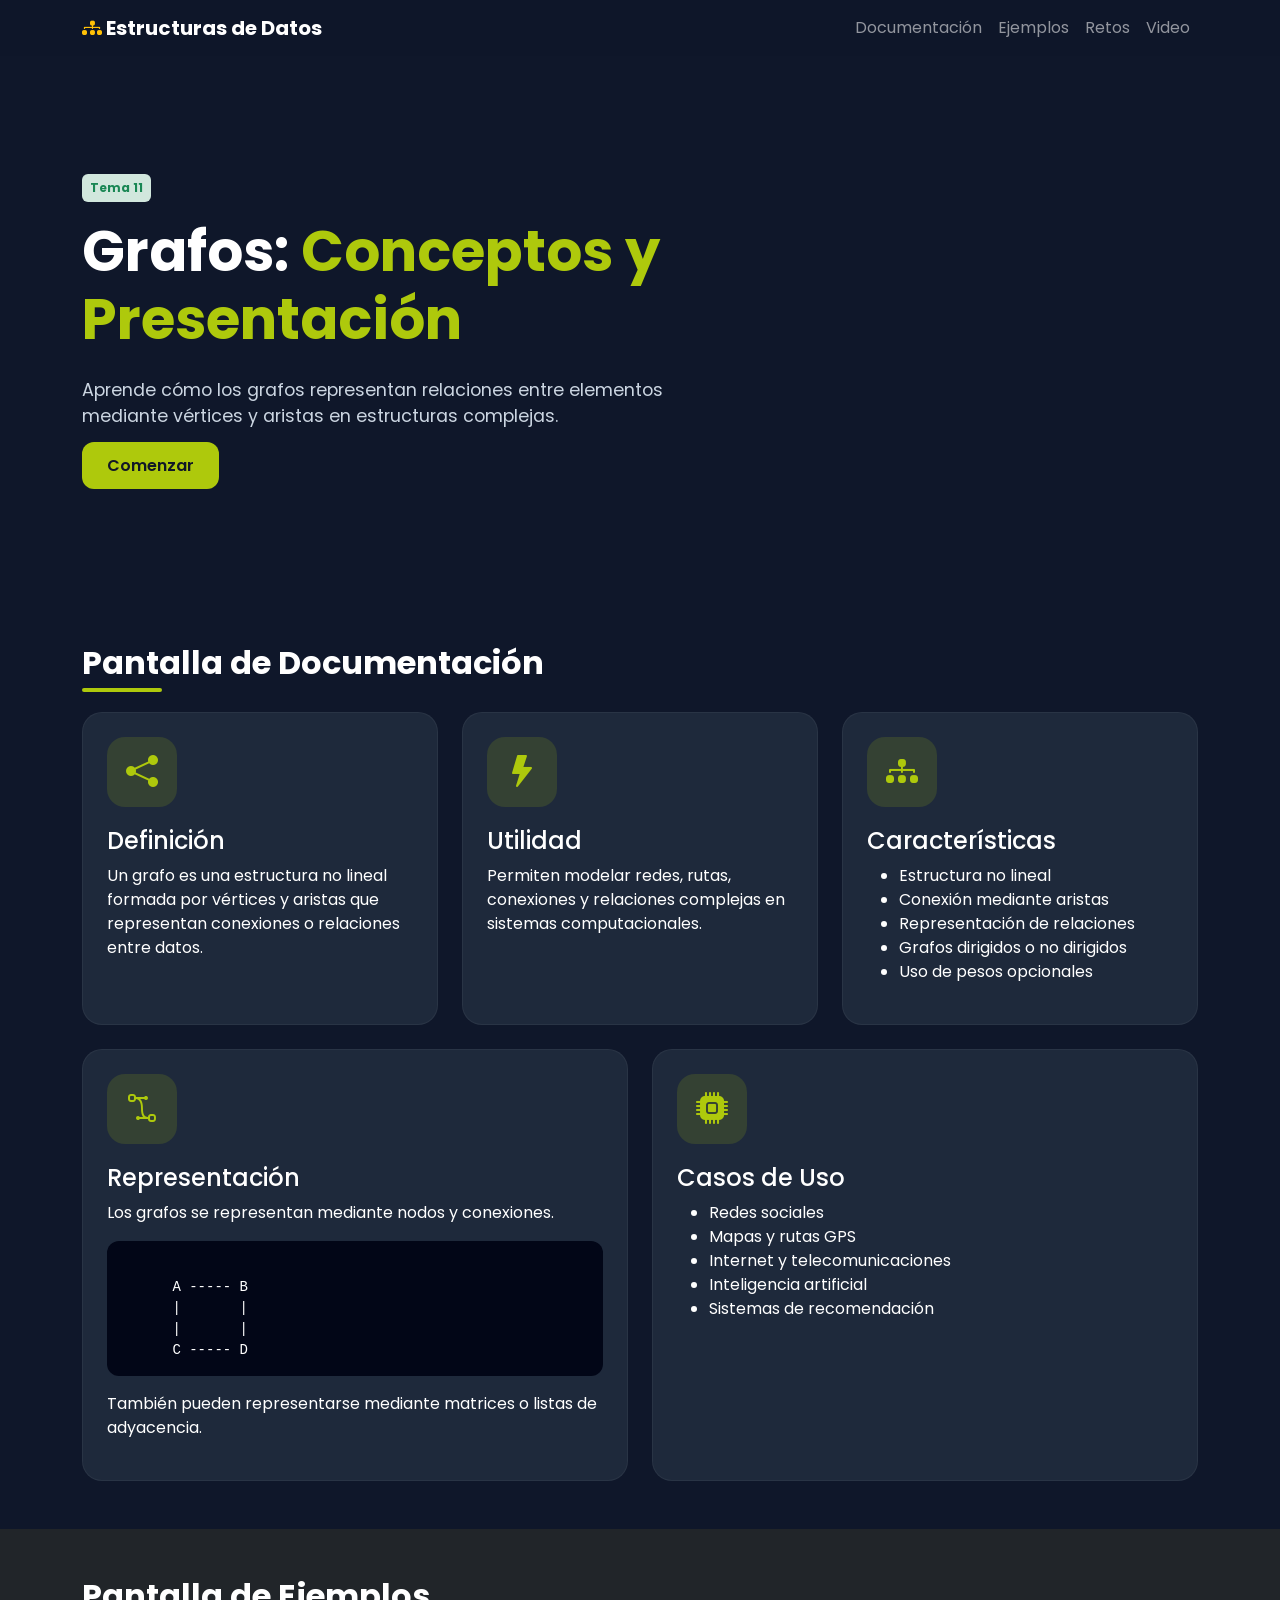
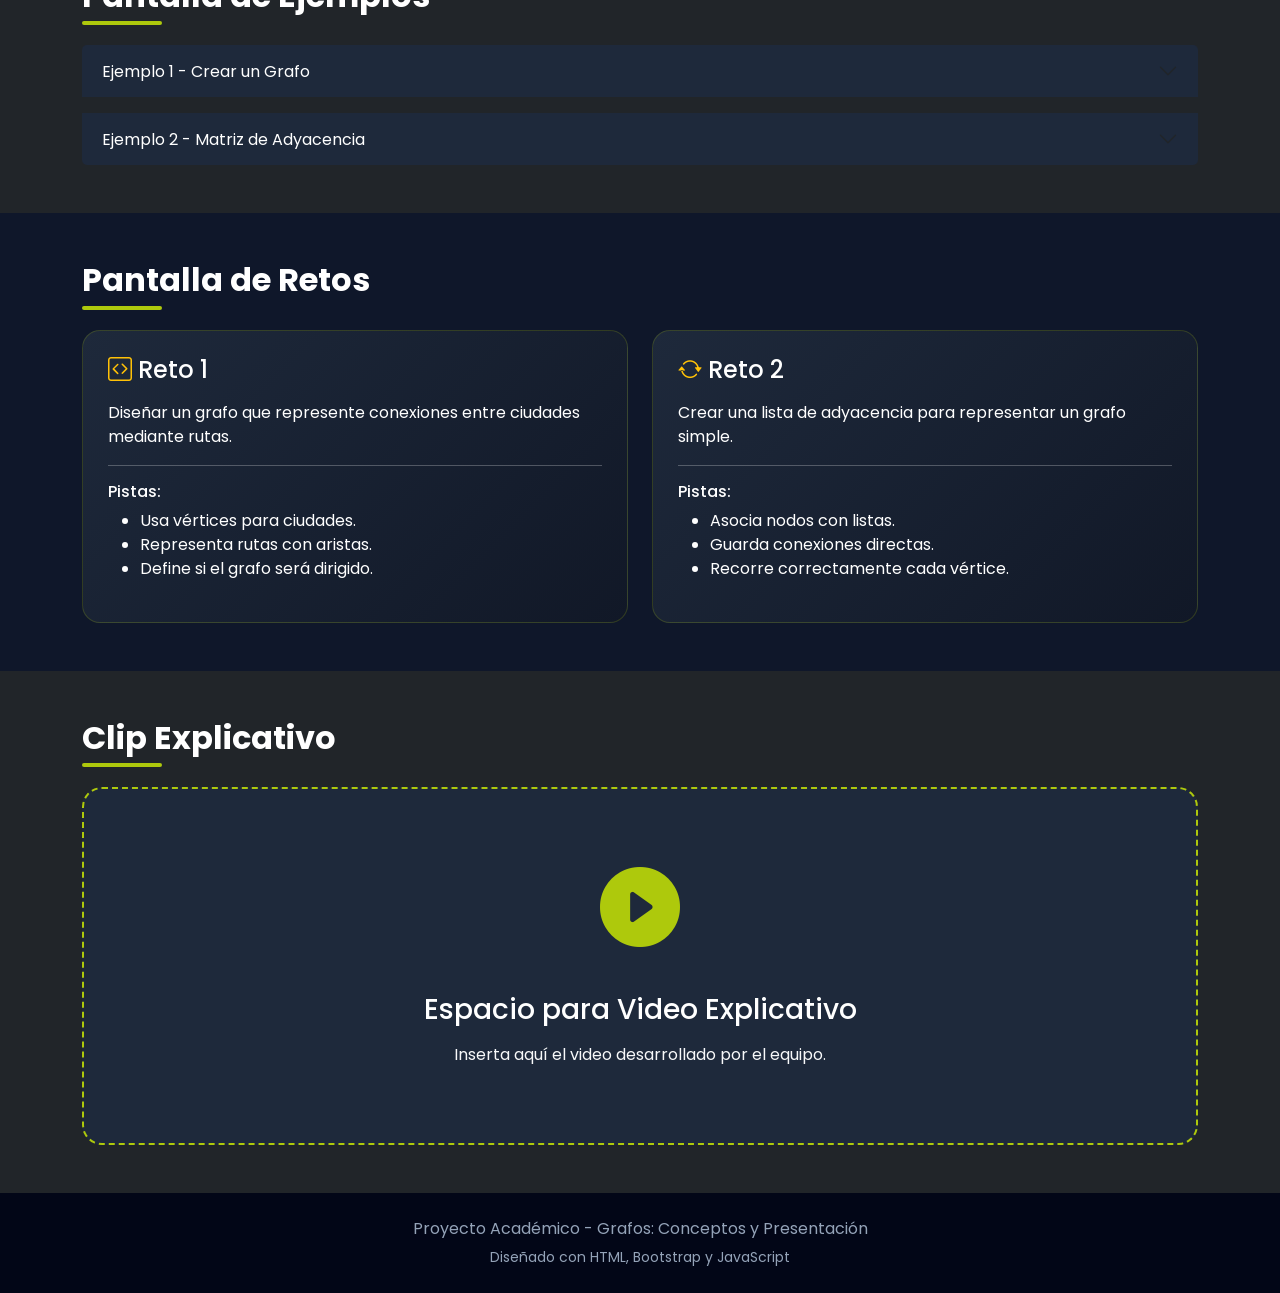
<file: parte-2-manual-estructura-datos/temas/11-grafos.html>
<!DOCTYPE html>
<html lang="es">

<head>
    <meta charset="UTF-8">
    <meta name="viewport" content="width=device-width, initial-scale=1.0">
    <title>Grafos: Conceptos y Presentación</title>

    <link href="https://cdn.jsdelivr.net/npm/bootstrap@5.3.3/dist/css/bootstrap.min.css" rel="stylesheet">

    <link rel="stylesheet"
        href="https://cdn.jsdelivr.net/npm/bootstrap-icons@1.11.3/font/bootstrap-icons.min.css">

    <link rel="preconnect" href="https://fonts.googleapis.com">

    <link href="https://fonts.googleapis.com/css2?family=Poppins:wght@300;400;500;600;700&display=swap"
        rel="stylesheet">

    <style>
        * {
            font-family: 'Poppins', sans-serif;
        }

        body {
            background: #0f172a;
            color: white;
            overflow-x: hidden;
        }

        .navbar {
            background: rgba(15, 23, 42, 0.95);
            backdrop-filter: blur(10px);
        }

        .hero {
            min-height: 60vh;
            display: flex;
            align-items: center;
            background:
                linear-gradient(rgba(15, 23, 42, 0.9),
                    rgba(15, 23, 42, 0.95)),
                url('https://images.unsplash.com/photo-1518770660439-4636190af475?q=80&w=1600&auto=format&fit=crop');
            background-size: cover;
            background-position: center;
        }

        .hero-title {
            font-size: 3.5rem;
            font-weight: 700;
        }

        .hero-text {
            color: #cbd5e1;
            font-size: 1.1rem;
        }

        .btn-custom {
            background: #aec90c;
            border: none;
            color: #111827;
            font-weight: 600;
            padding: 12px 25px;
            border-radius: 12px;
            transition: 0.3s;
            text-decoration: none;
        }

        .btn-custom:hover {
            background: #d2ef1c;
            transform: translateY(-2px);
            color: #111827;
        }

        .section-title {
            font-size: 2rem;
            font-weight: 700;
            margin-bottom: 30px;
            position: relative;
        }

        .section-title::after {
            content: "";
            width: 80px;
            height: 4px;
            background: #aec90c;
            position: absolute;
            bottom: -10px;
            left: 0;
            border-radius: 50px;
        }

        .card-custom {
            background: #1e293b;
            border: 1px solid rgba(255, 255, 255, 0.05);
            border-radius: 20px;
            transition: 0.3s;
            height: 100%;
        }

        .card-custom:hover {
            transform: translateY(-6px);
            border-color: #aec90c;
        }

        .icon-box {
            width: 70px;
            height: 70px;
            background: rgba(174, 201, 12, 0.15);
            border-radius: 18px;
            display: flex;
            align-items: center;
            justify-content: center;
            margin-bottom: 20px;
        }

        .icon-box i {
            font-size: 2rem;
            color: #aec90c;
        }

        .accordion-button {
            background: #1e293b;
            color: white;
        }

        .accordion-button:not(.collapsed) {
            background: #aec90c;
            color: #111827;
        }

        .accordion-body {
            background: #0f172a;
            color: #e2e8f0;
        }

        .example-step {
            border-left: 4px solid #aec90c;
            padding-left: 15px;
            margin-bottom: 20px;
        }

        .challenge-box {
            background: linear-gradient(135deg, #1e293b, #111827);
            border-radius: 18px;
            padding: 25px;
            height: 100%;
            border: 1px solid rgba(174, 201, 12, 0.2);
        }

        .video-container {
            background: #1e293b;
            border: 2px dashed #aec90c;
            border-radius: 20px;
            padding: 60px 20px;
            text-align: center;
        }

        pre {
            background: #020617;
            padding: 15px;
            border-radius: 12px;
            overflow-x: auto;
        }

        footer {
            background: #020617;
            color: #94a3b8;
        }

        html {
            scroll-behavior: smooth;
        }
    </style>
</head>

<body>

    <nav class="navbar navbar-expand-lg navbar-dark sticky-top">

        <div class="container">

            <a class="navbar-brand fw-bold" href="../index.html">
                <i class="bi bi-diagram-3-fill text-warning"></i>
                Estructuras de Datos
            </a>

            <button class="navbar-toggler"
                type="button"
                data-bs-toggle="collapse"
                data-bs-target="#menu">

                <span class="navbar-toggler-icon"></span>

            </button>

            <div class="collapse navbar-collapse" id="menu">

                <ul class="navbar-nav ms-auto">

                    <li class="nav-item">
                        <a class="nav-link" href="#documentacion">
                            Documentación
                        </a>
                    </li>

                    <li class="nav-item">
                        <a class="nav-link" href="#ejemplos">
                            Ejemplos
                        </a>
                    </li>

                    <li class="nav-item">
                        <a class="nav-link" href="#retos">
                            Retos
                        </a>
                    </li>

                    <li class="nav-item">
                        <a class="nav-link" href="#video">
                            Video
                        </a>
                    </li>

                </ul>

            </div>

        </div>

    </nav>

    <section class="hero">

        <div class="container">

            <div class="row align-items-center">

                <div class="col-lg-7">

                    <span class="badge bg-success-subtle text-success mb-3 p-2">
                        Tema 11
                    </span>

                    <h1 class="hero-title">
                        Grafos:
                        <span style="color:#aec90c;">
                            Conceptos y Presentación
                        </span>
                    </h1>

                    <p class="hero-text mt-4">
                        Aprende cómo los grafos representan relaciones entre elementos
                        mediante vértices y aristas en estructuras complejas.
                    </p>

                    <div class="mt-4">

                        <a href="#documentacion" class="btn-custom">
                            Comenzar
                        </a>

                    </div>

                </div>

            </div>

        </div>

    </section>

    <section id="documentacion" class="py-5">

        <div class="container">

            <h2 class="section-title">
                Pantalla de Documentación
            </h2>

            <div class="row g-4">

                <div class="col-md-6 col-lg-4">

                    <div class="card-custom p-4">

                        <div class="icon-box">
                            <i class="bi bi-share-fill"></i>
                        </div>

                        <h4>Definición</h4>

                        <p>
                            Un grafo es una estructura no lineal formada por vértices
                            y aristas que representan conexiones o relaciones entre datos.
                        </p>

                    </div>

                </div>

                <div class="col-md-6 col-lg-4">

                    <div class="card-custom p-4">

                        <div class="icon-box">
                            <i class="bi bi-lightning-fill"></i>
                        </div>

                        <h4>Utilidad</h4>

                        <p>
                            Permiten modelar redes, rutas, conexiones y relaciones
                            complejas en sistemas computacionales.
                        </p>

                    </div>

                </div>

                <div class="col-md-6 col-lg-4">

                    <div class="card-custom p-4">

                        <div class="icon-box">
                            <i class="bi bi-diagram-3-fill"></i>
                        </div>

                        <h4>Características</h4>

                        <ul>
                            <li>Estructura no lineal</li>
                            <li>Conexión mediante aristas</li>
                            <li>Representación de relaciones</li>
                            <li>Grafos dirigidos o no dirigidos</li>
                            <li>Uso de pesos opcionales</li>
                        </ul>

                    </div>

                </div>

                <div class="col-md-6">

                    <div class="card-custom p-4">

                        <div class="icon-box">
                            <i class="bi bi-bezier2"></i>
                        </div>

                        <h4>Representación</h4>

                        <p>
                            Los grafos se representan mediante nodos y conexiones.
                        </p>

<pre><code>
      A ----- B
      |       |
      |       |
      C ----- D
</code></pre>

                        <p class="mt-3">
                            También pueden representarse mediante matrices o listas de adyacencia.
                        </p>

                    </div>

                </div>

                <div class="col-md-6">

                    <div class="card-custom p-4">

                        <div class="icon-box">
                            <i class="bi bi-cpu-fill"></i>
                        </div>

                        <h4>Casos de Uso</h4>

                        <ul>
                            <li>Redes sociales</li>
                            <li>Mapas y rutas GPS</li>
                            <li>Internet y telecomunicaciones</li>
                            <li>Inteligencia artificial</li>
                            <li>Sistemas de recomendación</li>
                        </ul>

                    </div>

                </div>

            </div>

        </div>

    </section>

    <section id="ejemplos" class="py-5 bg-dark">

        <div class="container">

            <h2 class="section-title">
                Pantalla de Ejemplos
            </h2>

            <div class="accordion" id="accordionExample">

                <div class="accordion-item bg-dark border-0 mb-3">

                    <h2 class="accordion-header">

                        <button class="accordion-button collapsed"
                            type="button"
                            data-bs-toggle="collapse"
                            data-bs-target="#ejemplo1">

                            Ejemplo 1 - Crear un Grafo

                        </button>

                    </h2>

                    <div id="ejemplo1"
                        class="accordion-collapse collapse"
                        data-bs-parent="#accordionExample">

                        <div class="accordion-body">

                            <div class="example-step">

                                <h6>Paso 1</h6>

                                <p>
                                    Crear cuatro vértices identificados como A, B, C y D.
                                </p>

                            </div>

                            <div class="example-step">

                                <h6>Paso 2</h6>

                                <p>
                                    Conectar los vértices mediante aristas.
                                </p>

<pre><code>
A → B
A → C
B → D
C → D
</code></pre>

                            </div>

                            <div class="example-step">

                                <h6>Paso 3</h6>

                                <p>
                                    El grafo representará relaciones entre nodos.
                                </p>

                            </div>

                        </div>

                    </div>

                </div>

                <div class="accordion-item bg-dark border-0">

                    <h2 class="accordion-header">

                        <button class="accordion-button collapsed"
                            type="button"
                            data-bs-toggle="collapse"
                            data-bs-target="#ejemplo2">

                            Ejemplo 2 - Matriz de Adyacencia

                        </button>

                    </h2>

                    <div id="ejemplo2"
                        class="accordion-collapse collapse"
                        data-bs-parent="#accordionExample">

                        <div class="accordion-body">

                            <div class="example-step">

                                <h6>Paso 1</h6>

                                <p>
                                    Definir los vértices del grafo.
                                </p>

                            </div>

                            <div class="example-step">

                                <h6>Paso 2</h6>

                                <p>
                                    Crear una matriz para representar conexiones.
                                </p>

<pre><code>
    A B C
A [ 0 1 1 ]
B [ 1 0 0 ]
C [ 1 0 0 ]
</code></pre>

                            </div>

                            <div class="example-step">

                                <h6>Paso 3</h6>

                                <p>
                                    El valor 1 indica conexión entre vértices.
                                </p>

                            </div>

                        </div>

                    </div>

                </div>

            </div>

        </div>

    </section>

    <section id="retos" class="py-5">

        <div class="container">

            <h2 class="section-title">
                Pantalla de Retos
            </h2>

            <div class="row g-4">

                <div class="col-lg-6">

                    <div class="challenge-box">

                        <h4>
                            <i class="bi bi-code-square text-warning"></i>
                            Reto 1
                        </h4>

                        <p class="mt-3">
                            Diseñar un grafo que represente conexiones
                            entre ciudades mediante rutas.
                        </p>

                        <hr>

                        <h6>Pistas:</h6>

                        <ul>
                            <li>Usa vértices para ciudades.</li>
                            <li>Representa rutas con aristas.</li>
                            <li>Define si el grafo será dirigido.</li>
                        </ul>

                    </div>

                </div>

                <div class="col-lg-6">

                    <div class="challenge-box">

                        <h4>
                            <i class="bi bi-arrow-repeat text-warning"></i>
                            Reto 2
                        </h4>

                        <p class="mt-3">
                            Crear una lista de adyacencia
                            para representar un grafo simple.
                        </p>

                        <hr>

                        <h6>Pistas:</h6>

                        <ul>
                            <li>Asocia nodos con listas.</li>
                            <li>Guarda conexiones directas.</li>
                            <li>Recorre correctamente cada vértice.</li>
                        </ul>

                    </div>

                </div>

            </div>

        </div>

    </section>

    <section id="video" class="py-5 bg-dark">

        <div class="container">

            <h2 class="section-title">
                Clip Explicativo
            </h2>

            <div class="video-container">

                <i class="bi bi-play-circle-fill"
                    style="font-size: 5rem; color:#aec90c;"></i>

                <h3 class="mt-4">
                    Espacio para Video Explicativo
                </h3>

                <p class="text-light mt-3">
                    Inserta aquí el video desarrollado por el equipo.
                </p>

            </div>

        </div>

    </section>

    <footer class="py-4">

        <div class="container text-center">

            <p class="mb-1">
                Proyecto Académico - Grafos: Conceptos y Presentación
            </p>

            <small>
                Diseñado con HTML, Bootstrap y JavaScript
            </small>

        </div>

    </footer>

    <script src="https://cdn.jsdelivr.net/npm/bootstrap@5.3.3/dist/js/bootstrap.bundle.min.js"></script>

</body>

</html>
</file>
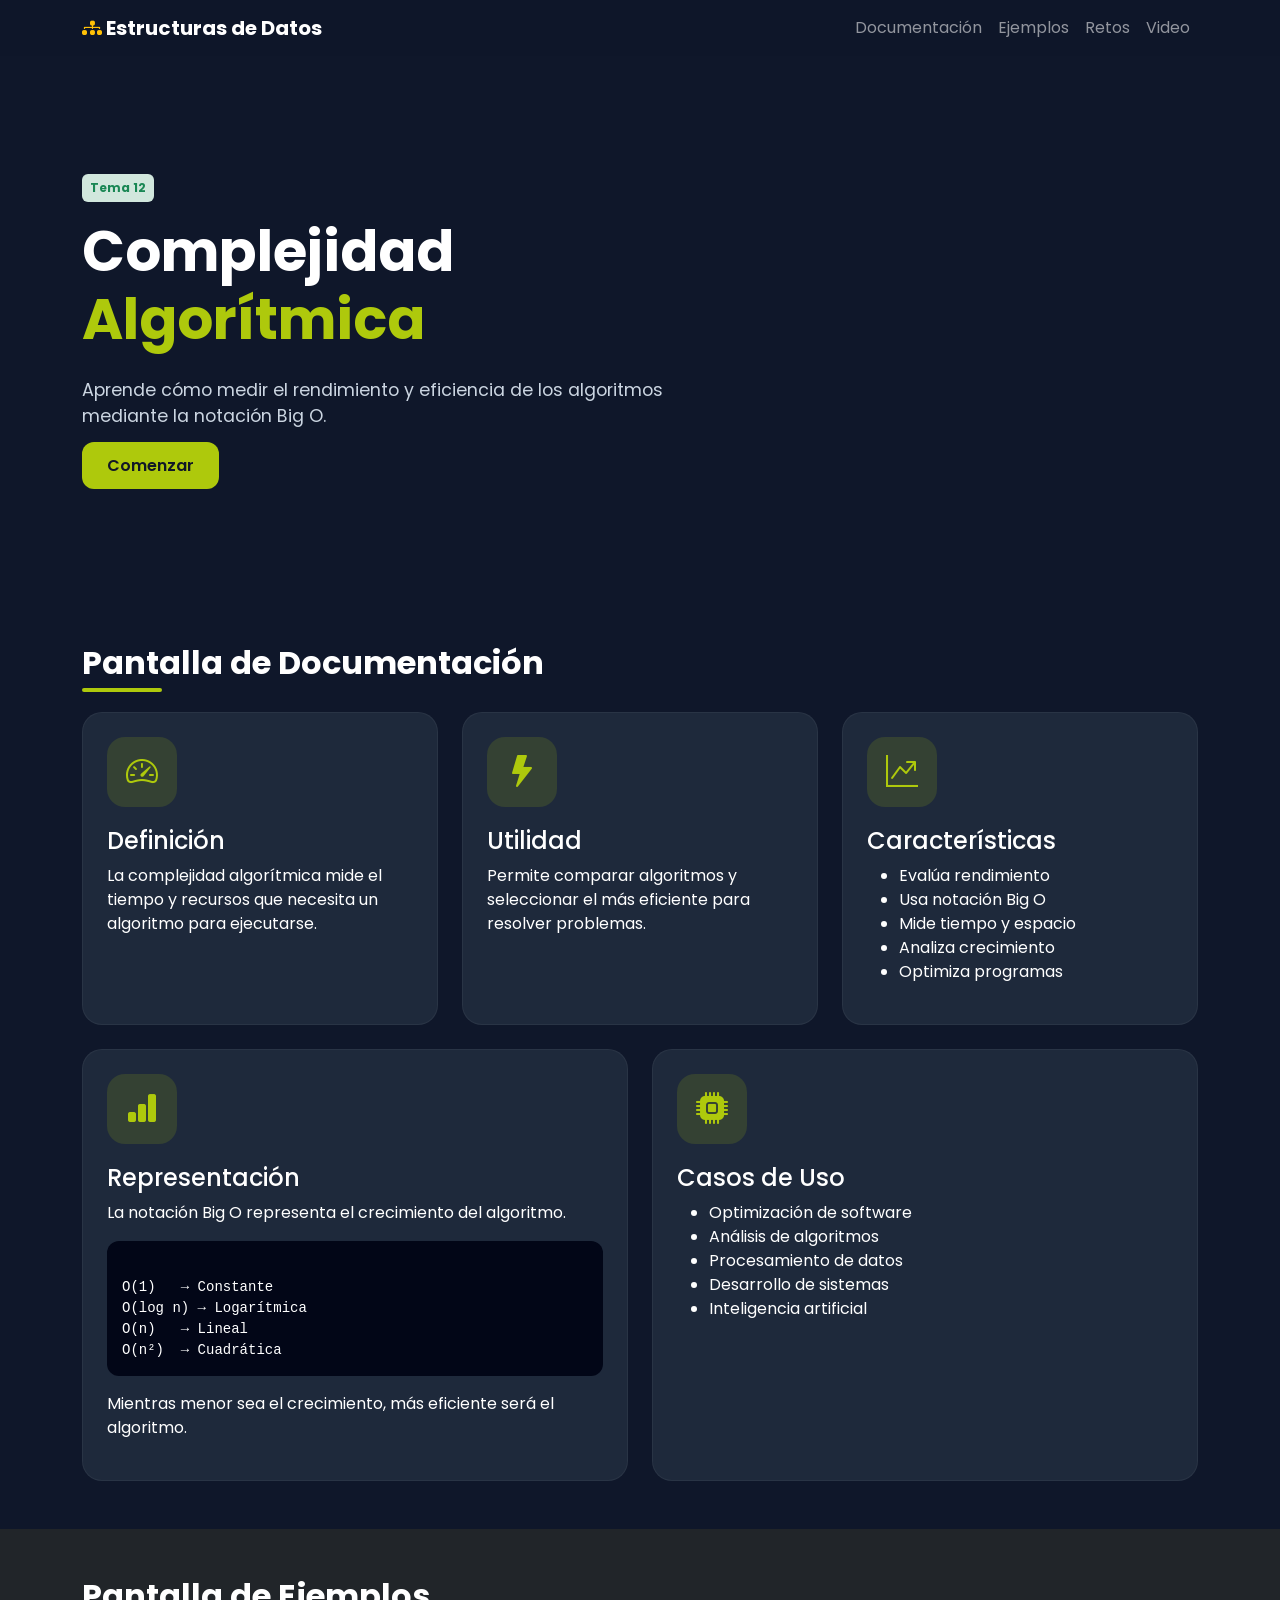
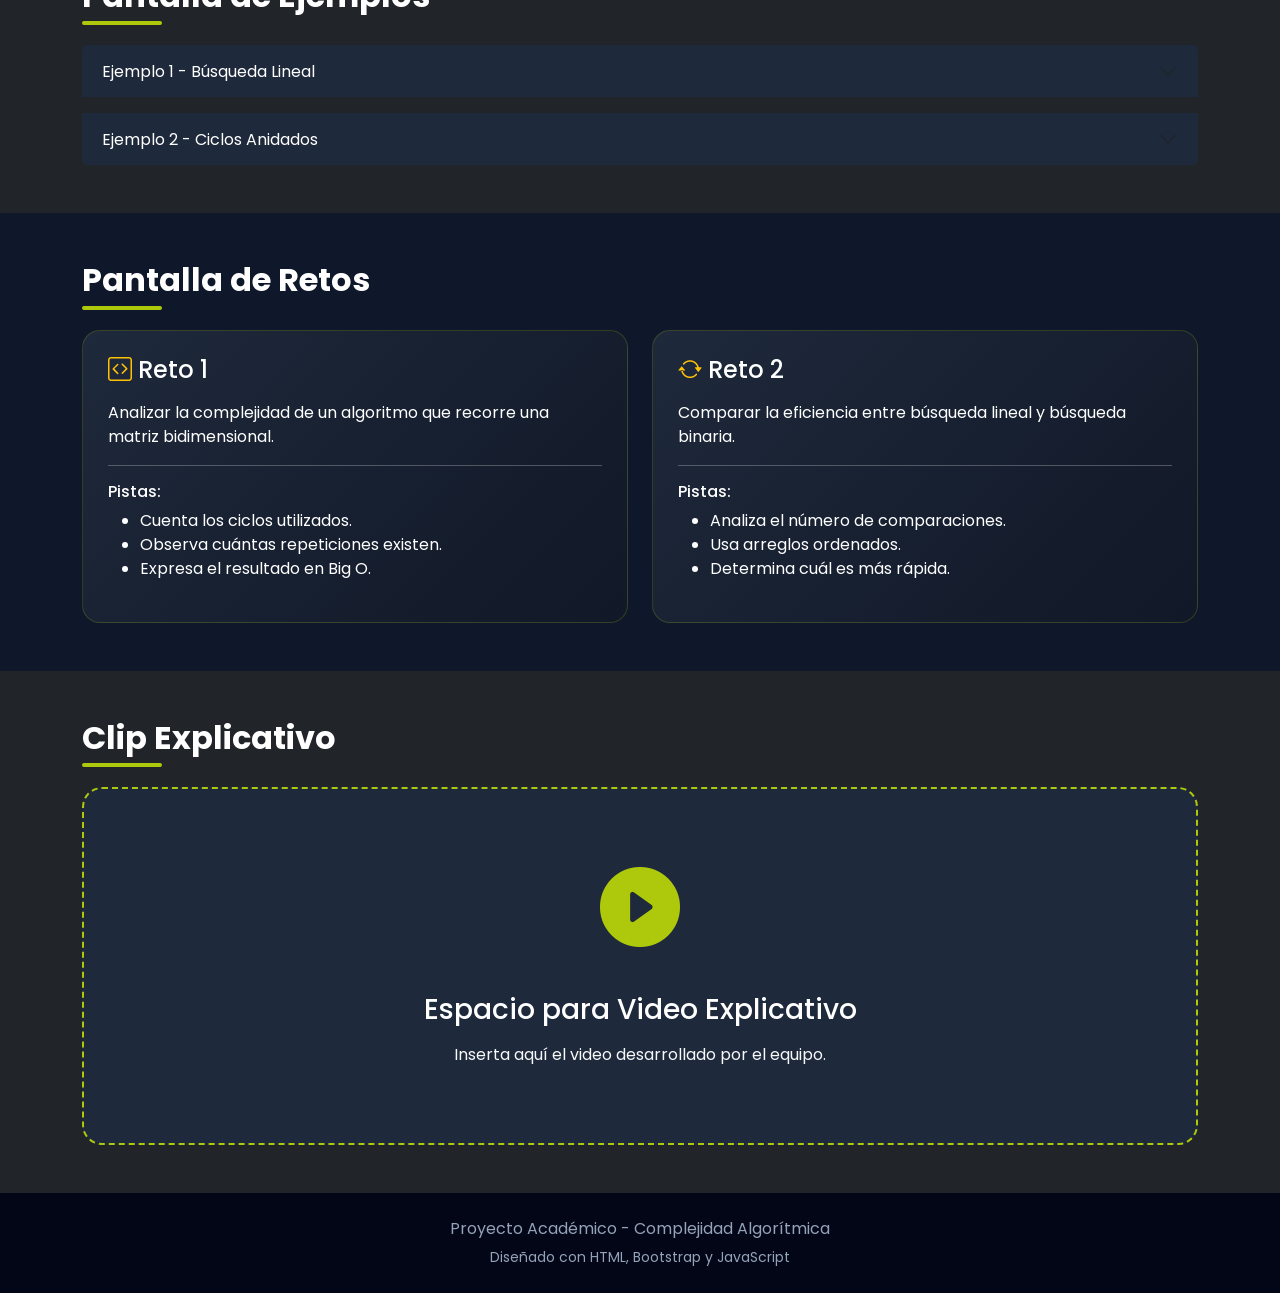
<file: parte-2-manual-estructura-datos/temas/12-complejidad.html>
<!DOCTYPE html>
<html lang="es">

<head>
    <meta charset="UTF-8">
    <meta name="viewport" content="width=device-width, initial-scale=1.0">
    <title>Complejidad Algorítmica</title>

    <link href="https://cdn.jsdelivr.net/npm/bootstrap@5.3.3/dist/css/bootstrap.min.css" rel="stylesheet">

    <link rel="stylesheet"
        href="https://cdn.jsdelivr.net/npm/bootstrap-icons@1.11.3/font/bootstrap-icons.min.css">

    <link rel="preconnect" href="https://fonts.googleapis.com">

    <link href="https://fonts.googleapis.com/css2?family=Poppins:wght@300;400;500;600;700&display=swap"
        rel="stylesheet">

    <style>
        * {
            font-family: 'Poppins', sans-serif;
        }

        body {
            background: #0f172a;
            color: white;
            overflow-x: hidden;
        }

        .navbar {
            background: rgba(15, 23, 42, 0.95);
            backdrop-filter: blur(10px);
        }

        .hero {
            min-height: 60vh;
            display: flex;
            align-items: center;
            background:
                linear-gradient(rgba(15, 23, 42, 0.9),
                    rgba(15, 23, 42, 0.95)),
                url('https://images.unsplash.com/photo-1516321310764-8d15b75d2f5c?q=80&w=1600&auto=format&fit=crop');
            background-size: cover;
            background-position: center;
        }

        .hero-title {
            font-size: 3.5rem;
            font-weight: 700;
        }

        .hero-text {
            color: #cbd5e1;
            font-size: 1.1rem;
        }

        .btn-custom {
            background: #aec90c;
            border: none;
            color: #111827;
            font-weight: 600;
            padding: 12px 25px;
            border-radius: 12px;
            transition: 0.3s;
            text-decoration: none;
        }

        .btn-custom:hover {
            background: #d2ef1c;
            transform: translateY(-2px);
            color: #111827;
        }

        .section-title {
            font-size: 2rem;
            font-weight: 700;
            margin-bottom: 30px;
            position: relative;
        }

        .section-title::after {
            content: "";
            width: 80px;
            height: 4px;
            background: #aec90c;
            position: absolute;
            bottom: -10px;
            left: 0;
            border-radius: 50px;
        }

        .card-custom {
            background: #1e293b;
            border: 1px solid rgba(255, 255, 255, 0.05);
            border-radius: 20px;
            transition: 0.3s;
            height: 100%;
        }

        .card-custom:hover {
            transform: translateY(-6px);
            border-color: #aec90c;
        }

        .icon-box {
            width: 70px;
            height: 70px;
            background: rgba(174, 201, 12, 0.15);
            border-radius: 18px;
            display: flex;
            align-items: center;
            justify-content: center;
            margin-bottom: 20px;
        }

        .icon-box i {
            font-size: 2rem;
            color: #aec90c;
        }

        .accordion-button {
            background: #1e293b;
            color: white;
        }

        .accordion-button:not(.collapsed) {
            background: #aec90c;
            color: #111827;
        }

        .accordion-body {
            background: #0f172a;
            color: #e2e8f0;
        }

        .example-step {
            border-left: 4px solid #aec90c;
            padding-left: 15px;
            margin-bottom: 20px;
        }

        .challenge-box {
            background: linear-gradient(135deg, #1e293b, #111827);
            border-radius: 18px;
            padding: 25px;
            height: 100%;
            border: 1px solid rgba(174, 201, 12, 0.2);
        }

        .video-container {
            background: #1e293b;
            border: 2px dashed #aec90c;
            border-radius: 20px;
            padding: 60px 20px;
            text-align: center;
        }

        pre {
            background: #020617;
            padding: 15px;
            border-radius: 12px;
            overflow-x: auto;
        }

        footer {
            background: #020617;
            color: #94a3b8;
        }

        html {
            scroll-behavior: smooth;
        }
    </style>
</head>

<body>

    <nav class="navbar navbar-expand-lg navbar-dark sticky-top">

        <div class="container">

            <a class="navbar-brand fw-bold" href="../index.html">
                <i class="bi bi-diagram-3-fill text-warning"></i>
                Estructuras de Datos
            </a>

            <button class="navbar-toggler"
                type="button"
                data-bs-toggle="collapse"
                data-bs-target="#menu">

                <span class="navbar-toggler-icon"></span>

            </button>

            <div class="collapse navbar-collapse" id="menu">

                <ul class="navbar-nav ms-auto">

                    <li class="nav-item">
                        <a class="nav-link" href="#documentacion">
                            Documentación
                        </a>
                    </li>

                    <li class="nav-item">
                        <a class="nav-link" href="#ejemplos">
                            Ejemplos
                        </a>
                    </li>

                    <li class="nav-item">
                        <a class="nav-link" href="#retos">
                            Retos
                        </a>
                    </li>

                    <li class="nav-item">
                        <a class="nav-link" href="#video">
                            Video
                        </a>
                    </li>

                </ul>

            </div>

        </div>

    </nav>

    <section class="hero">

        <div class="container">

            <div class="row align-items-center">

                <div class="col-lg-7">

                    <span class="badge bg-success-subtle text-success mb-3 p-2">
                        Tema 12
                    </span>

                    <h1 class="hero-title">
                        Complejidad
                        <span style="color:#aec90c;">
                            Algorítmica
                        </span>
                    </h1>

                    <p class="hero-text mt-4">
                        Aprende cómo medir el rendimiento y eficiencia
                        de los algoritmos mediante la notación Big O.
                    </p>

                    <div class="mt-4">

                        <a href="#documentacion" class="btn-custom">
                            Comenzar
                        </a>

                    </div>

                </div>

            </div>

        </div>

    </section>

    <section id="documentacion" class="py-5">

        <div class="container">

            <h2 class="section-title">
                Pantalla de Documentación
            </h2>

            <div class="row g-4">

                <div class="col-md-6 col-lg-4">

                    <div class="card-custom p-4">

                        <div class="icon-box">
                            <i class="bi bi-speedometer2"></i>
                        </div>

                        <h4>Definición</h4>

                        <p>
                            La complejidad algorítmica mide el tiempo y recursos
                            que necesita un algoritmo para ejecutarse.
                        </p>

                    </div>

                </div>

                <div class="col-md-6 col-lg-4">

                    <div class="card-custom p-4">

                        <div class="icon-box">
                            <i class="bi bi-lightning-fill"></i>
                        </div>

                        <h4>Utilidad</h4>

                        <p>
                            Permite comparar algoritmos y seleccionar
                            el más eficiente para resolver problemas.
                        </p>

                    </div>

                </div>

                <div class="col-md-6 col-lg-4">

                    <div class="card-custom p-4">

                        <div class="icon-box">
                            <i class="bi bi-graph-up-arrow"></i>
                        </div>

                        <h4>Características</h4>

                        <ul>
                            <li>Evalúa rendimiento</li>
                            <li>Usa notación Big O</li>
                            <li>Mide tiempo y espacio</li>
                            <li>Analiza crecimiento</li>
                            <li>Optimiza programas</li>
                        </ul>

                    </div>

                </div>

                <div class="col-md-6">

                    <div class="card-custom p-4">

                        <div class="icon-box">
                            <i class="bi bi-bar-chart-fill"></i>
                        </div>

                        <h4>Representación</h4>

                        <p>
                            La notación Big O representa el crecimiento del algoritmo.
                        </p>

<pre><code>
O(1)   → Constante
O(log n) → Logarítmica
O(n)   → Lineal
O(n²)  → Cuadrática
</code></pre>

                        <p class="mt-3">
                            Mientras menor sea el crecimiento, más eficiente será el algoritmo.
                        </p>

                    </div>

                </div>

                <div class="col-md-6">

                    <div class="card-custom p-4">

                        <div class="icon-box">
                            <i class="bi bi-cpu-fill"></i>
                        </div>

                        <h4>Casos de Uso</h4>

                        <ul>
                            <li>Optimización de software</li>
                            <li>Análisis de algoritmos</li>
                            <li>Procesamiento de datos</li>
                            <li>Desarrollo de sistemas</li>
                            <li>Inteligencia artificial</li>
                        </ul>

                    </div>

                </div>

            </div>

        </div>

    </section>

    <section id="ejemplos" class="py-5 bg-dark">

        <div class="container">

            <h2 class="section-title">
                Pantalla de Ejemplos
            </h2>

            <div class="accordion" id="accordionExample">

                <div class="accordion-item bg-dark border-0 mb-3">

                    <h2 class="accordion-header">

                        <button class="accordion-button collapsed"
                            type="button"
                            data-bs-toggle="collapse"
                            data-bs-target="#ejemplo1">

                            Ejemplo 1 - Búsqueda Lineal

                        </button>

                    </h2>

                    <div id="ejemplo1"
                        class="accordion-collapse collapse"
                        data-bs-parent="#accordionExample">

                        <div class="accordion-body">

                            <div class="example-step">

                                <h6>Paso 1</h6>

                                <p>
                                    Recorrer un arreglo elemento por elemento.
                                </p>

<pre><code>
for(i = 0; i < n; i++)
</code></pre>

                            </div>

                            <div class="example-step">

                                <h6>Paso 2</h6>

                                <p>
                                    Comparar cada dato hasta encontrar el buscado.
                                </p>

                            </div>

                            <div class="example-step">

                                <h6>Paso 3</h6>

                                <p>
                                    La complejidad es O(n) porque depende
                                    de la cantidad de elementos.
                                </p>

                            </div>

                        </div>

                    </div>

                </div>

                <div class="accordion-item bg-dark border-0">

                    <h2 class="accordion-header">

                        <button class="accordion-button collapsed"
                            type="button"
                            data-bs-toggle="collapse"
                            data-bs-target="#ejemplo2">

                            Ejemplo 2 - Ciclos Anidados

                        </button>

                    </h2>

                    <div id="ejemplo2"
                        class="accordion-collapse collapse"
                        data-bs-parent="#accordionExample">

                        <div class="accordion-body">

                            <div class="example-step">

                                <h6>Paso 1</h6>

                                <p>
                                    Utilizar dos ciclos anidados.
                                </p>

<pre><code>
for(i = 0; i < n; i++)
{
    for(j = 0; j < n; j++)
    {

    }
}
</code></pre>

                            </div>

                            <div class="example-step">

                                <h6>Paso 2</h6>

                                <p>
                                    Cada ciclo recorre todos los elementos.
                                </p>

                            </div>

                            <div class="example-step">

                                <h6>Paso 3</h6>

                                <p>
                                    La complejidad resultante será O(n²).
                                </p>

                            </div>

                        </div>

                    </div>

                </div>

            </div>

        </div>

    </section>

    <section id="retos" class="py-5">

        <div class="container">

            <h2 class="section-title">
                Pantalla de Retos
            </h2>

            <div class="row g-4">

                <div class="col-lg-6">

                    <div class="challenge-box">

                        <h4>
                            <i class="bi bi-code-square text-warning"></i>
                            Reto 1
                        </h4>

                        <p class="mt-3">
                            Analizar la complejidad de un algoritmo
                            que recorre una matriz bidimensional.
                        </p>

                        <hr>

                        <h6>Pistas:</h6>

                        <ul>
                            <li>Cuenta los ciclos utilizados.</li>
                            <li>Observa cuántas repeticiones existen.</li>
                            <li>Expresa el resultado en Big O.</li>
                        </ul>

                    </div>

                </div>

                <div class="col-lg-6">

                    <div class="challenge-box">

                        <h4>
                            <i class="bi bi-arrow-repeat text-warning"></i>
                            Reto 2
                        </h4>

                        <p class="mt-3">
                            Comparar la eficiencia entre búsqueda lineal
                            y búsqueda binaria.
                        </p>

                        <hr>

                        <h6>Pistas:</h6>

                        <ul>
                            <li>Analiza el número de comparaciones.</li>
                            <li>Usa arreglos ordenados.</li>
                            <li>Determina cuál es más rápida.</li>
                        </ul>

                    </div>

                </div>

            </div>

        </div>

    </section>

    <section id="video" class="py-5 bg-dark">

        <div class="container">

            <h2 class="section-title">
                Clip Explicativo
            </h2>

            <div class="video-container">

                <i class="bi bi-play-circle-fill"
                    style="font-size: 5rem; color:#aec90c;"></i>

                <h3 class="mt-4">
                    Espacio para Video Explicativo
                </h3>

                <p class="text-light mt-3">
                    Inserta aquí el video desarrollado por el equipo.
                </p>

            </div>

        </div>

    </section>

    <footer class="py-4">

        <div class="container text-center">

            <p class="mb-1">
                Proyecto Académico - Complejidad Algorítmica
            </p>

            <small>
                Diseñado con HTML, Bootstrap y JavaScript
            </small>

        </div>

    </footer>

    <script src="https://cdn.jsdelivr.net/npm/bootstrap@5.3.3/dist/js/bootstrap.bundle.min.js"></script>

</body>

</html>
</file>
<file: parte-2-manual-estructura-datos/css/style.css>
* {
            font-family: 'Poppins', sans-serif;
        }

        body {
            background: #0f172a;
            color: white;
            overflow-x: hidden;
        }

        .navbar-custom {
            background: rgba(15, 23, 42, 0.95);
            backdrop-filter: blur(10px);
            border-bottom: 1px solid rgba(255, 255, 255, 0.05);
        }

        .logo-text {
            font-size: 1.3rem;
            font-weight: 700;
            color: white;
        }

        .hero-section {
            min-height: 45vh;
            display: flex;
            align-items: center;
            background:
                linear-gradient(rgba(15, 23, 42, 0.92),
                    rgba(15, 23, 42, 0.95)),
                url('https://images.unsplash.com/photo-1515879218367-8466d910aaa4?q=80&w=1600&auto=format&fit=crop');
            background-size: cover;
            background-position: center;
        }

        .hero-title {
            font-size: 3.2rem;
            font-weight: 700;
        }

        .hero-title span {
            color: #aec90c;
        }

        .hero-text {
            color: #cbd5e1;
            max-width: 700px;
            margin: auto;
            font-size: 1.1rem;
        }

        .section-title {
            font-size: 2rem;
            font-weight: 700;
            margin-bottom: 40px;
            position: relative;
        }

        .section-title::after {
            content: "";
            width: 90px;
            height: 4px;
            background: #aec90c;
            position: absolute;
            bottom: -12px;
            left: 50%;
            transform: translateX(-50%);
            border-radius: 50px;
        }

        .card-theme {
            background: #1e293b;
            border-radius: 24px;
            overflow: hidden;
            border: 1px solid rgba(255, 255, 255, 0.05);
            transition: 0.3s ease;
            height: 100%;
        }

        .card-theme:hover {
            transform: translateY(-8px);
            border-color: #aec90c;
            box-shadow: 0 20px 40px rgba(0, 0, 0, 0.35);
        }

        .card-image {
            height: 220px;
            overflow: hidden;
            position: relative;
        }

        .card-image img {
            width: 100%;
            height: 100%;
            object-fit: cover;
            transition: 0.4s;
        }

        .card-theme:hover img {
            transform: scale(1.08);
        }

        .card-overlay {
            position: absolute;
            inset: 0;
            background: linear-gradient(to top,
                    rgba(15, 23, 42, 0.95),
                    rgba(15, 23, 42, 0.2));
        }

        .card-body-custom {
            padding: 28px;
        }

        .card-title-custom {
            font-size: 1.25rem;
            font-weight: 600;
            margin-bottom: 15px;
        }

        .card-text-custom {
            color: #cbd5e1;
            font-size: 0.95rem;
            line-height: 1.7;
            margin-bottom: 25px;
        }

        .btn-custom {
            background: #aec90c;
            color: #111827;
            border: none;
            padding: 12px 22px;
            border-radius: 14px;
            text-decoration: none;
            font-weight: 600;
            display: inline-flex;
            align-items: center;
            gap: 10px;
            transition: 0.3s;
        }

        .btn-custom:hover {
            background: #d2ef1c;
            transform: translateY(-2px);
            color: #111827;
        }

        .badge-theme {
            background: rgba(174, 201, 12, 0.15);
            color: #aec90c;
            padding: 8px 14px;
            border-radius: 50px;
            font-size: 0.85rem;
            display: inline-block;
            margin-bottom: 18px;
        }

        footer {
            background: #020617;
            border-top: 1px solid rgba(255, 255, 255, 0.05);
            color: #94a3b8;
        }

        @media(max-width:768px) {
            .hero-title {
                font-size: 2.3rem;
            }

            .card-image {
                height: 190px;
            }
        }
</file>
